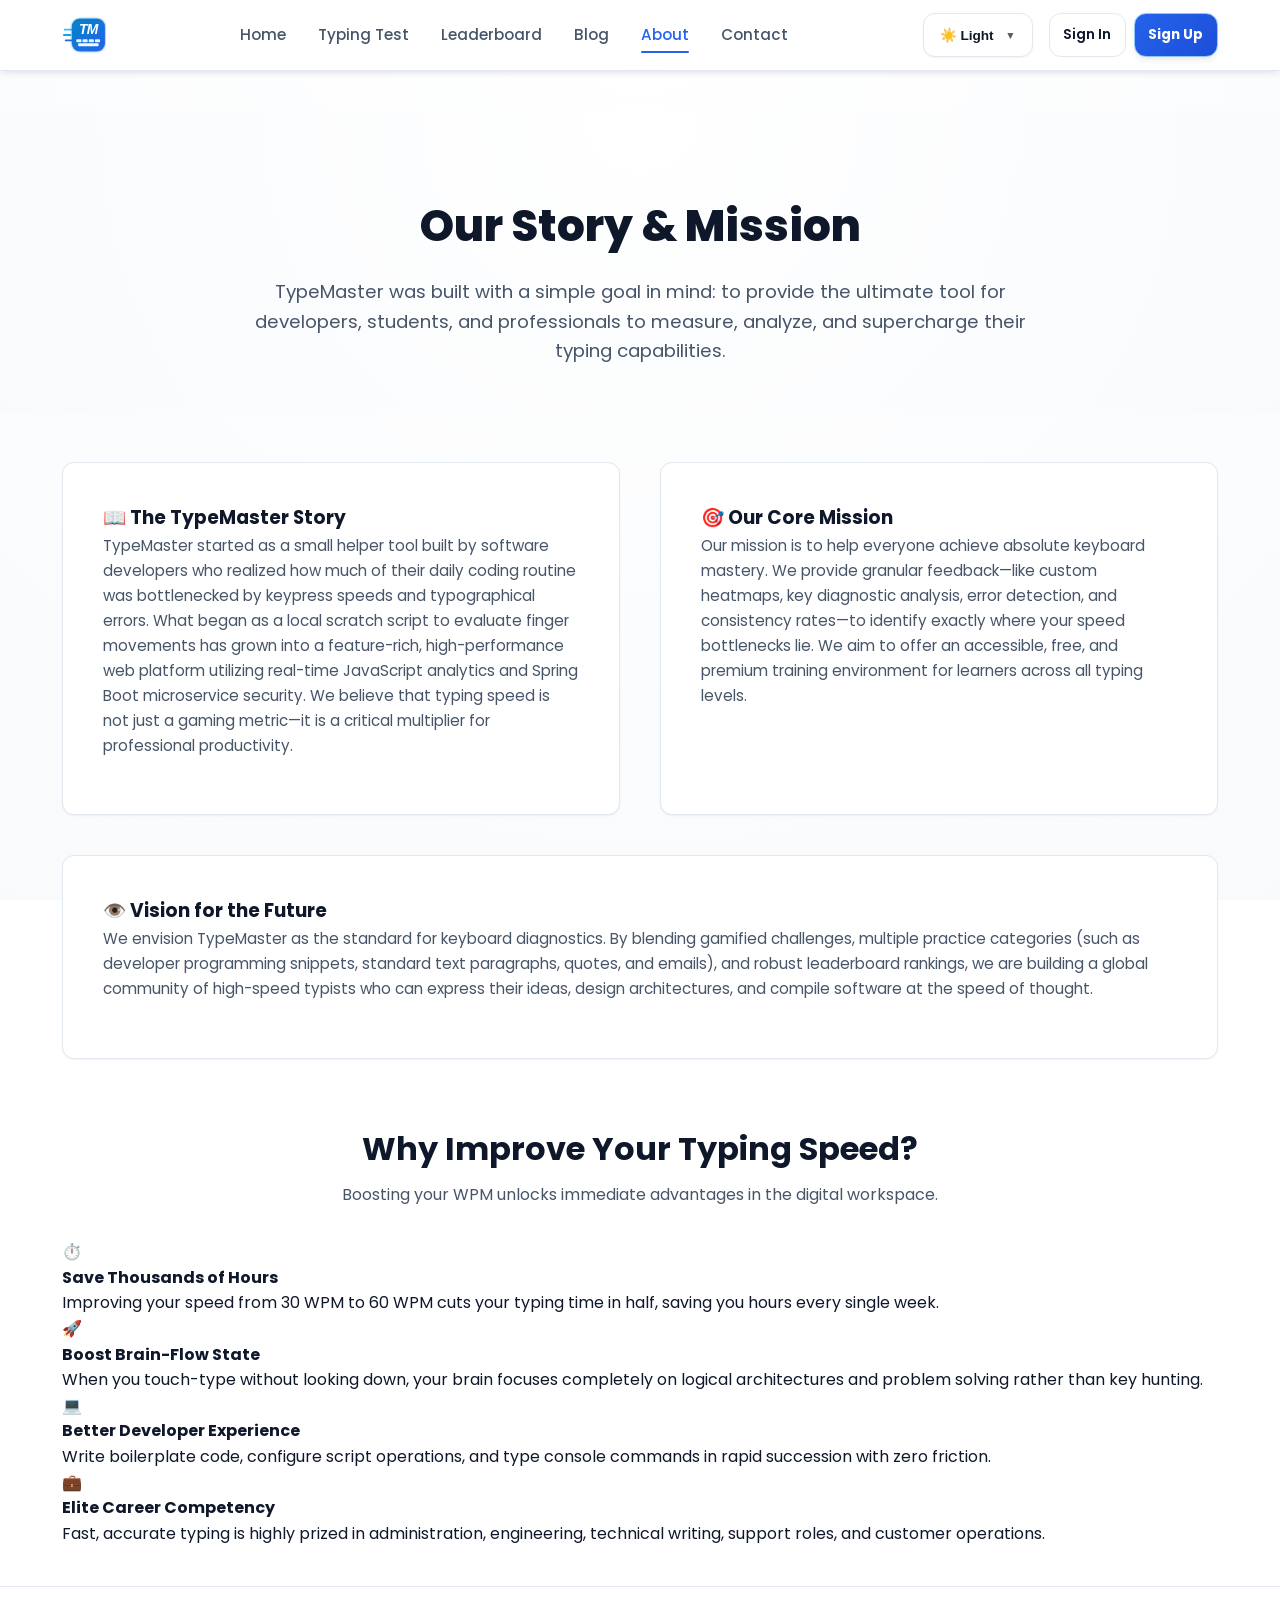
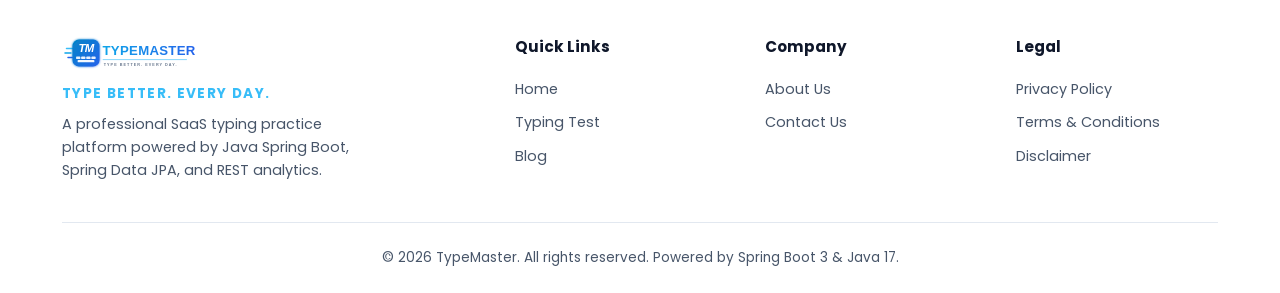
<file: src/main/resources/static/about.html>
<!DOCTYPE html>
<html lang="en">
<head>
    <meta charset="UTF-8">
    <meta name="viewport" content="width=device-width, initial-scale=1.0">
    <meta name="description" content="About TypeMaster - Learn about our mission, vision, and story of building the ultimate typing practice and metrics speed testing platform.">
    <meta name="keywords" content="about typemaster, typing test, WPM, typing speed, touch typing, developer speed">
    <link rel="canonical" href="https://typemaster.com/about">
    <title>About Us - TypeMaster</title>

    <!-- Google Fonts: Consolidated Preloaded Import -->
    <link rel="preconnect" href="https://fonts.googleapis.com">
    <link rel="preconnect" href="https://fonts.gstatic.com" crossorigin>
    <link rel="preload" as="style" href="https://fonts.googleapis.com/css2?family=Alex+Brush&family=Cinzel:wght@500;600;700;800&family=Great+Vibes&family=Inter:wght@400;500;600;700;800&family=Montserrat:wght@400;500;600;700;800&family=Playfair+Display:ital,wght@0,400;0,600;0,700;1,400&family=Plus+Jakarta+Sans:wght@400;500;600;700;800&family=Poppins:ital,wght@0,300;0,400;0,500;0,600;0,700;0,800;1,400&family=Roboto+Mono:wght@400;500;600&display=swap">
    <link rel="stylesheet" href="https://fonts.googleapis.com/css2?family=Alex+Brush&family=Cinzel:wght@500;600;700;800&family=Great+Vibes&family=Inter:wght@400;500;600;700;800&family=Montserrat:wght@400;500;600;700;800&family=Playfair+Display:ital,wght@0,400;0,600;0,700;1,400&family=Plus+Jakarta+Sans:wght@400;500;600;700;800&family=Poppins:ital,wght@0,300;0,400;0,500;0,600;0,700;0,800;1,400&family=Roboto+Mono:wght@400;500;600&display=swap" media="print" onload="this.media='all'">

    <meta name="theme-color" content="#0f172a">

    <!-- Favicon & Touch Icons -->
    <link rel="icon" type="image/png" href="assets/images/logo.png?v=2">
    <link rel="apple-touch-icon" href="assets/images/logo.png?v=2">

    <!-- Global & Page Styles -->
    <link rel="stylesheet" href="assets/css/style.min.css">

    <style>
        .about-hero {
            padding: 5rem 1rem 3rem;
            text-align: center;
            background: var(--body-bg-radial);
        }
        .about-title {
            font-size: 2.75rem;
            font-weight: 800;
            color: var(--text-primary);
            margin-bottom: 1rem;
        }
        .about-subtitle {
            font-size: 1.15rem;
            color: var(--text-secondary);
            max-width: 800px;
            margin: 0 auto;
            line-height: 1.6;
        }
        .about-grid {
            display: grid;
            grid-template-columns: 1fr 1fr;
            gap: 2.5rem;
            margin-top: 3rem;
        }
        .about-card {
            background: var(--card-bg);
            border: 1px solid var(--border-color);
            border-radius: var(--radius-md);
            padding: 2.5rem;
            box-shadow: var(--shadow-sm);
        }
        [data-theme="glassmorphism"] .about-card {
            background: var(--glass-card-bg, rgba(255, 255, 255, 0.45));
            backdrop-filter: blur(16px);
            border: 1px solid var(--glass-card-border, rgba(255, 255, 255, 0.3));
        }
        .about-card h2 {
            font-size: 1.5rem;
            font-weight: 700;
            color: var(--text-primary);
            margin-bottom: 1rem;
        }
        .about-card p {
            font-size: 0.95rem;
            color: var(--text-secondary);
            line-height: 1.65;
            margin-bottom: 1rem;
        }
        .about-features {
            margin-top: 4rem;
            margin-bottom: 2rem;
        }
        .features-title-section {
            text-align: center;
            margin-bottom: 2.5rem;
        }
        .features-title-section h2 {
            font-size: 2rem;
            font-weight: 800;
            color: var(--text-primary);
        }
        .about-features-grid {
            display: grid;
            grid-template-columns: repeat(3, 1fr);
            gap: 2rem;
        }
        .about-feature-item {
            background: var(--card-bg);
            border: 1px solid var(--border-color);
            border-radius: var(--radius-md);
            padding: 2rem;
            box-shadow: var(--shadow-sm);
            transition: var(--transition-normal);
        }
        [data-theme="glassmorphism"] .about-feature-item {
            background: var(--glass-card-bg, rgba(255, 255, 255, 0.45));
            backdrop-filter: blur(16px);
            border: 1px solid var(--glass-card-border, rgba(255, 255, 255, 0.3));
        }
        .about-feature-item:hover {
            transform: translateY(-5px);
            box-shadow: var(--shadow-md);
        }
        .about-feature-item h4 {
            font-size: 1.1rem;
            font-weight: 600;
            color: var(--text-primary);
            margin-bottom: 0.75rem;
        }
        .about-feature-item p {
            font-size: 0.9rem;
            color: var(--text-secondary);
            line-height: 1.55;
        }
        @media (max-width: 768px) {
            .about-grid {
                grid-template-columns: 1fr;
            }
            .about-features-grid {
                grid-template-columns: 1fr;
            }
            .about-title {
                font-size: 2.2rem;
            }
        }
    </style>
</head>
<body>
    <!-- Accessibility Skip to Main Content Link -->
    <a href="#main-content" class="skip-link">Skip to main content</a>

    <!-- Header / Navigation Bar -->
    <header class="navbar">
        <div class="container">
            <a href="index.html" class="logo" id="brand-logo">
                <img src="assets/images/logo-icon.svg" alt="TypeMaster Logo" class="brand-logo-icon" width="40" height="40">
            </a>
            <ul class="nav-links" id="nav-menu">
                <li><a href="index.html">Home</a></li>
                <li><a href="typing.html">Typing Test</a></li>
                <li><a href="result.html">Leaderboard</a></li>
                <li><a href="blog.html">Blog</a></li>
                <li><a href="about.html" class="active">About</a></li>
                <li><a href="contact.html">Contact</a></li>
            </ul>
            <button class="mobile-toggle" id="mobile-toggle-btn" aria-label="Toggle Navigation Menu">☰</button>
        </div>
    </header>

    <main id="main-content">
        <!-- About Hero Section -->
        <section class="about-hero">
            <div class="container">
                <h1 class="about-title">Our Story & Mission</h1>
                <p class="about-subtitle">TypeMaster was built with a simple goal in mind: to provide the ultimate tool for developers, students, and professionals to measure, analyze, and supercharge their typing capabilities.</p>
            </div>
        </section>

        <!-- Story, Mission, Vision -->
        <section class="container" style="padding-bottom: 4rem;">
            <div class="about-grid">
                <div class="about-card">
                    <h3><span>📖</span> The TypeMaster Story</h3>
                    <p>
                        TypeMaster started as a small helper tool built by software developers who realized how much of their daily coding routine was bottlenecked by keypress speeds and typographical errors. What began as a local scratch script to evaluate finger movements has grown into a feature-rich, high-performance web platform utilizing real-time JavaScript analytics and Spring Boot microservice security. We believe that typing speed is not just a gaming metric—it is a critical multiplier for professional productivity.
                    </p>
                </div>
                <div class="about-card">
                    <h3><span>🎯</span> Our Core Mission</h3>
                    <p>
                        Our mission is to help everyone achieve absolute keyboard mastery. We provide granular feedback—like custom heatmaps, key diagnostic analysis, error detection, and consistency rates—to identify exactly where your speed bottlenecks lie. We aim to offer an accessible, free, and premium training environment for learners across all typing levels.
                    </p>
                </div>
                <div class="about-card" style="grid-column: 1 / -1;">
                    <h3><span>👁️</span> Vision for the Future</h3>
                    <p>
                        We envision TypeMaster as the standard for keyboard diagnostics. By blending gamified challenges, multiple practice categories (such as developer programming snippets, standard text paragraphs, quotes, and emails), and robust leaderboard rankings, we are building a global community of high-speed typists who can express their ideas, design architectures, and compile software at the speed of thought.
                    </p>
                </div>
            </div>
        </section>

        <!-- Benefits Section -->
        <section class="benefits-section">
            <div class="container">
                <div class="section-header" style="text-align: center; margin-bottom: 2rem;">
                    <h2 class="section-title" style="font-size: 2rem; font-weight: 700; margin-bottom: 0.5rem;">Why Improve Your Typing Speed?</h2>
                    <p class="section-description" style="color: var(--text-secondary);">Boosting your WPM unlocks immediate advantages in the digital workspace.</p>
                </div>
                <div class="benefits-grid">
                    <div class="benefit-item">
                        <span class="benefit-icon">⏱️</span>
                        <h4>Save Thousands of Hours</h4>
                        <p>Improving your speed from 30 WPM to 60 WPM cuts your typing time in half, saving you hours every single week.</p>
                    </div>
                    <div class="benefit-item">
                        <span class="benefit-icon">🚀</span>
                        <h4>Boost Brain-Flow State</h4>
                        <p>When you touch-type without looking down, your brain focuses completely on logical architectures and problem solving rather than key hunting.</p>
                    </div>
                    <div class="benefit-item">
                        <span class="benefit-icon">💻</span>
                        <h4>Better Developer Experience</h4>
                        <p>Write boilerplate code, configure script operations, and type console commands in rapid succession with zero friction.</p>
                    </div>
                    <div class="benefit-item">
                        <span class="benefit-icon">💼</span>
                        <h4>Elite Career Competency</h4>
                        <p>Fast, accurate typing is highly prized in administration, engineering, technical writing, support roles, and customer operations.</p>
                    </div>
                </div>
            </div>
        </section>
    </main>

    <!-- Footer -->
    <footer class="footer">
        <div class="container">
            <div class="footer-grid">
                <div class="footer-brand">
                    <img src="assets/images/logo.svg" alt="TypeMaster Official Logo" class="footer-logo-img" width="150" height="40">
                    <p style="font-weight: 700; color: #38bdf8; font-size: 0.85rem; letter-spacing: 0.1em; margin-bottom: 0.5rem;">TYPE BETTER. EVERY DAY.</p>
                    <p>A professional SaaS typing practice platform powered by Java Spring Boot, Spring Data JPA, and REST analytics.</p>
                </div>
                <div class="footer-column">
                    <h4>Quick Links</h4>
                    <ul class="footer-links">
                        <li><a href="index.html">Home</a></li>
                        <li><a href="typing.html">Typing Test</a></li>
                        <li><a href="blog.html">Blog</a></li>
                    </ul>
                </div>
                <div class="footer-column">
                    <h4>Company</h4>
                    <ul class="footer-links">
                        <li><a href="about.html">About Us</a></li>
                        <li><a href="contact.html">Contact Us</a></li>
                    </ul>
                </div>
                <div class="footer-column">
                    <h4>Legal</h4>
                    <ul class="footer-links">
                        <li><a href="privacy.html">Privacy Policy</a></li>
                        <li><a href="terms.html">Terms & Conditions</a></li>
                        <li><a href="disclaimer.html">Disclaimer</a></li>
                    </ul>
                </div>
            </div>
            <div class="footer-bottom">
                <p>&copy; 2026 TypeMaster. All rights reserved. Powered by Spring Boot 3 & Java 17.</p>
            </div>
        </div>
    </footer>

    <!-- App JavaScript -->
    <script src="assets/js/app.min.js" defer></script>
    <script>
        if ('serviceWorker' in navigator) {
            navigator.serviceWorker.getRegistrations().then(registrations => {
                for (let r of registrations) r.unregister();
            }).catch(() => {});
            if (window.caches) {
                caches.keys().then(names => {
                    for (let n of names) caches.delete(n);
                });
            }
        }
    </script>
</body>
</html>
</file>
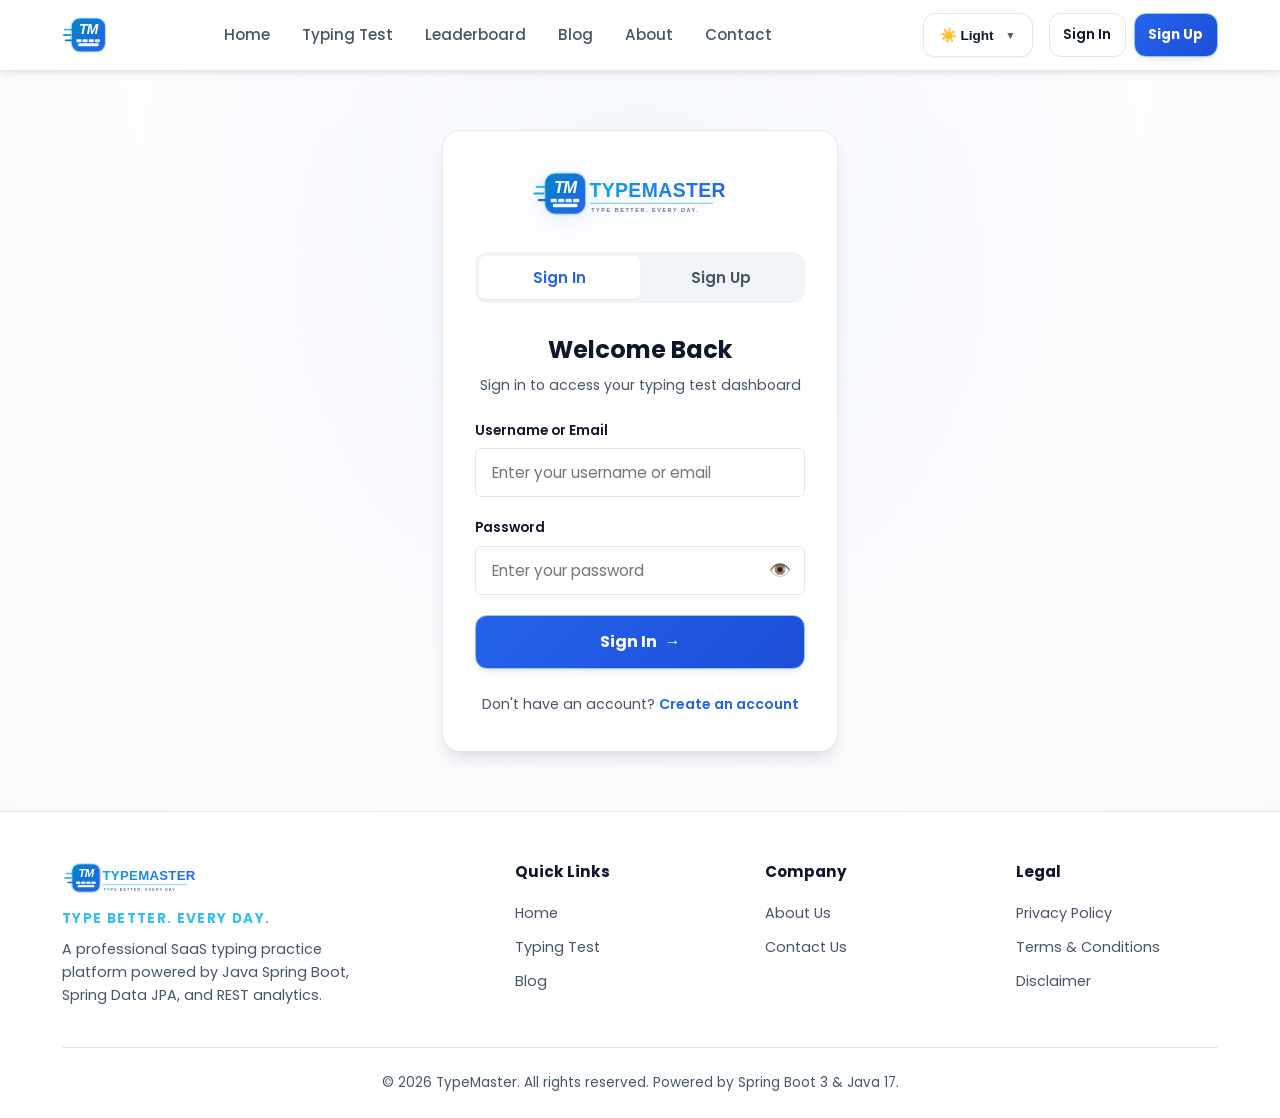
<file: src/main/resources/static/auth.html>
<!DOCTYPE html>
<html lang="en">
<head>
    <meta charset="UTF-8">
    <meta name="viewport" content="width=device-width, initial-scale=1.0">
    <meta name="description" content="Access your TypeMaster account. Log in or create a free profile to save WPM test histories, unlock achievement badges, and join global leaderboards.">
    <meta name="keywords" content="typemaster register, register typing test, typing leaderboard login, typing speed profile">
    <link rel="canonical" href="https://typemaster.com/auth">
    <title>Sign In & Sign Up - TypeMaster Account</title>

    <!-- Open Graph Metadata -->
    <meta property="og:title" content="Sign In & Sign Up - TypeMaster Account">
    <meta property="og:description" content="Log in to check WPM stats, unlock achievements, or register a free profile to save your typing progress.">
    <meta property="og:type" content="website">
    <meta property="og:url" content="https://typemaster.com/auth">
    <meta property="og:image" content="https://typemaster.com/assets/images/logo.png">

    <!-- Google Fonts: Consolidated Preloaded Import -->
    <link rel="preconnect" href="https://fonts.googleapis.com">
    <link rel="preconnect" href="https://fonts.gstatic.com" crossorigin>
    <link rel="preload" as="style" href="https://fonts.googleapis.com/css2?family=Alex+Brush&family=Cinzel:wght@500;600;700;800&family=Great+Vibes&family=Inter:wght@400;500;600;700;800&family=Montserrat:wght@400;500;600;700;800&family=Playfair+Display:ital,wght@0,400;0,600;0,700;1,400&family=Plus+Jakarta+Sans:wght@400;500;600;700;800&family=Poppins:ital,wght@0,300;0,400;0,500;0,600;0,700;0,800;1,400&family=Roboto+Mono:wght@400;500;600&display=swap">
    <link rel="stylesheet" href="https://fonts.googleapis.com/css2?family=Alex+Brush&family=Cinzel:wght@500;600;700;800&family=Great+Vibes&family=Inter:wght@400;500;600;700;800&family=Montserrat:wght@400;500;600;700;800&family=Playfair+Display:ital,wght@0,400;0,600;0,700;1,400&family=Plus+Jakarta+Sans:wght@400;500;600;700;800&family=Poppins:ital,wght@0,300;0,400;0,500;0,600;0,700;0,800;1,400&family=Roboto+Mono:wght@400;500;600&display=swap" media="print" onload="this.media='all'">

    <meta name="theme-color" content="#0f172a">

    <!-- Favicon & Touch Icons -->
    <link rel="icon" type="image/png" href="assets/images/logo.png?v=2">
    <link rel="apple-touch-icon" href="assets/images/logo.png?v=2">

    <!-- Global & Auth Styles -->
    <link rel="stylesheet" href="assets/css/style.min.css">
    <link rel="stylesheet" href="assets/css/auth.min.css">
</head>

<body>
    <!-- Accessibility Skip to Main Content Link -->
    <a href="#main-content" class="skip-link">Skip to main content</a>

    <!-- Header / Navigation Bar -->
    <header class="navbar">
        <div class="container">
            <a href="index.html" class="logo" id="brand-logo">
                <img src="assets/images/logo-icon.svg" alt="TypeMaster Logo" class="brand-logo-icon" width="40" height="40">
            </a>
            <ul class="nav-links" id="nav-menu">
                <li><a href="index.html">Home</a></li>
                <li><a href="typing.html">Typing Test</a></li>
                <li><a href="result.html">Leaderboard</a></li>
                <li><a href="blog.html">Blog</a></li>
                <li><a href="about.html">About</a></li>
                <li><a href="contact.html">Contact</a></li>
            </ul>
            <div class="auth-nav-container" id="auth-nav-container">
                <!-- Populated dynamically by app.js -->
            </div>
            <button class="mobile-toggle" id="mobile-toggle-btn" aria-label="Toggle Navigation Menu">☰</button>
        </div>
    </header>

    <!-- Main Content -->
    <main id="main-content" class="auth-main">
        <h1 class="page-title-seo" style="position: absolute; width: 1px; height: 1px; padding: 0; margin: -1px; overflow: hidden; clip: rect(0,0,0,0); border: 0;">TypeMaster User Authentication Gateway</h1>
        <div class="container auth-container">

            <!-- Banner notice if redirected -->
            <div id="auth-notice" class="auth-notice hidden">
                <span class="notice-icon">🔒</span>
                <span id="notice-text">Please sign in or create an account to take typing tests and view your performance history.</span>
            </div>

            <!-- Auth Card -->
            <div class="auth-card">
                <!-- Auth Card Brand Logo -->
                <div class="auth-header-logo">
                    <img src="assets/images/logo.svg" alt="TypeMaster Logo" class="auth-card-logo" width="190" height="48">
                </div>

                <!-- Tab Headers -->
                <div class="auth-tabs">
                    <button type="button" class="tab-btn active" id="tab-signin" onclick="switchAuthTab('signin')">Sign In</button>
                    <button type="button" class="tab-btn" id="tab-signup" onclick="switchAuthTab('signup')">Sign Up</button>
                </div>

                <!-- Alert Message -->
                <div id="auth-alert" class="auth-alert hidden"></div>

                <!-- Sign In Form -->
                <form id="signin-form" class="auth-form" onsubmit="handleSignIn(event)">
                    <div class="form-header">
                        <h2>Welcome Back</h2>
                        <p>Sign in to access your typing test dashboard</p>
                    </div>

                    <div class="form-group">
                        <label for="signin-username">Username or Email</label>
                        <input type="text" id="signin-username" placeholder="Enter your username or email" required autocomplete="username">
                    </div>

                    <div class="form-group">
                        <label for="signin-password">Password</label>
                        <div class="password-input-wrapper">
                            <input type="password" id="signin-password" placeholder="Enter your password" required autocomplete="current-password">
                            <button type="button" class="toggle-password-btn" title="Toggle password visibility" aria-label="Toggle Password Visibility" onclick="togglePasswordVisibility('signin-password', this)">
                                <span class="eye-icon">👁️</span>
                            </button>
                        </div>
                    </div>

                    <button type="submit" class="btn btn-primary auth-submit-btn" id="signin-submit-btn">
                        <span>Sign In</span> →
                    </button>

                    <div class="form-footer">
                        Don't have an account? <a href="#" onclick="switchAuthTab('signup'); return false;">Create an account</a>
                    </div>
                </form>

                <!-- Sign Up Form -->
                <form id="signup-form" class="auth-form hidden" onsubmit="handleSignUp(event)">
                    <div class="form-header">
                        <h2>Create an Account</h2>
                        <p>Register to start practicing typing tests and saving your results</p>
                    </div>

                    <div class="form-group">
                        <label for="signup-username">Username</label>
                        <input type="text" id="signup-username" placeholder="Choose a unique username" required autocomplete="username">
                    </div>

                    <div class="form-group">
                        <label for="signup-email">Email Address</label>
                        <input type="email" id="signup-email" placeholder="name@example.com" required autocomplete="email">
                    </div>

                    <div class="form-group">
                        <label for="signup-password">Password</label>
                        <div class="password-input-wrapper">
                            <input type="password" id="signup-password" placeholder="Minimum 4 characters" required autocomplete="new-password">
                            <button type="button" class="toggle-password-btn" title="Toggle password visibility" aria-label="Toggle Password Visibility" onclick="togglePasswordVisibility('signup-password', this)">
                                <span class="eye-icon">👁️</span>
                            </button>
                        </div>
                    </div>

                    <button type="submit" class="btn btn-primary auth-submit-btn" id="signup-submit-btn">
                        <span>Sign Up & Start</span> →
                    </button>

                    <div class="form-footer">
                        Already registered? <a href="#" onclick="switchAuthTab('signin'); return false;">Sign in to your account</a>
                    </div>
                </form>
            </div>
        </div>
    </main>

    <!-- Footer -->
    <footer class="footer">
        <div class="container">
            <div class="footer-grid">
                <div class="footer-brand">
                    <img src="assets/images/logo.svg" alt="TypeMaster Official Logo" class="footer-logo-img" width="150" height="40">
                    <p style="font-weight: 700; color: #38bdf8; font-size: 0.85rem; letter-spacing: 0.1em; margin-bottom: 0.5rem;">TYPE BETTER. EVERY DAY.</p>
                    <p>A professional SaaS typing practice platform powered by Java Spring Boot, Spring Data JPA, and REST analytics.</p>
                </div>
                <div class="footer-column">
                    <h4>Quick Links</h4>
                    <ul class="footer-links">
                        <li><a href="index.html">Home</a></li>
                        <li><a href="typing.html">Typing Test</a></li>
                        <li><a href="blog.html">Blog</a></li>
                    </ul>
                </div>
                <div class="footer-column">
                    <h4>Company</h4>
                    <ul class="footer-links">
                        <li><a href="about.html">About Us</a></li>
                        <li><a href="contact.html">Contact Us</a></li>
                    </ul>
                </div>
                <div class="footer-column">
                    <h4>Legal</h4>
                    <ul class="footer-links">
                        <li><a href="privacy.html">Privacy Policy</a></li>
                        <li><a href="terms.html">Terms & Conditions</a></li>
                        <li><a href="disclaimer.html">Disclaimer</a></li>
                    </ul>
                </div>
            </div>
            <div class="footer-bottom">
                <p>&copy; 2026 TypeMaster. All rights reserved. Powered by Spring Boot 3 & Java 17.</p>
            </div>
        </div>
    </footer>

    <!-- App & Auth JavaScript -->
    <script src="assets/js/app.min.js" defer></script>
    <script src="assets/js/auth.min.js" defer></script>
    <script>
        if ('serviceWorker' in navigator) {
            navigator.serviceWorker.getRegistrations().then(registrations => {
                for (let r of registrations) r.unregister();
            }).catch(() => {});
            if (window.caches) {
                caches.keys().then(names => {
                    for (let n of names) caches.delete(n);
                });
            }
        }
    </script>
</body>
</html>
</file>
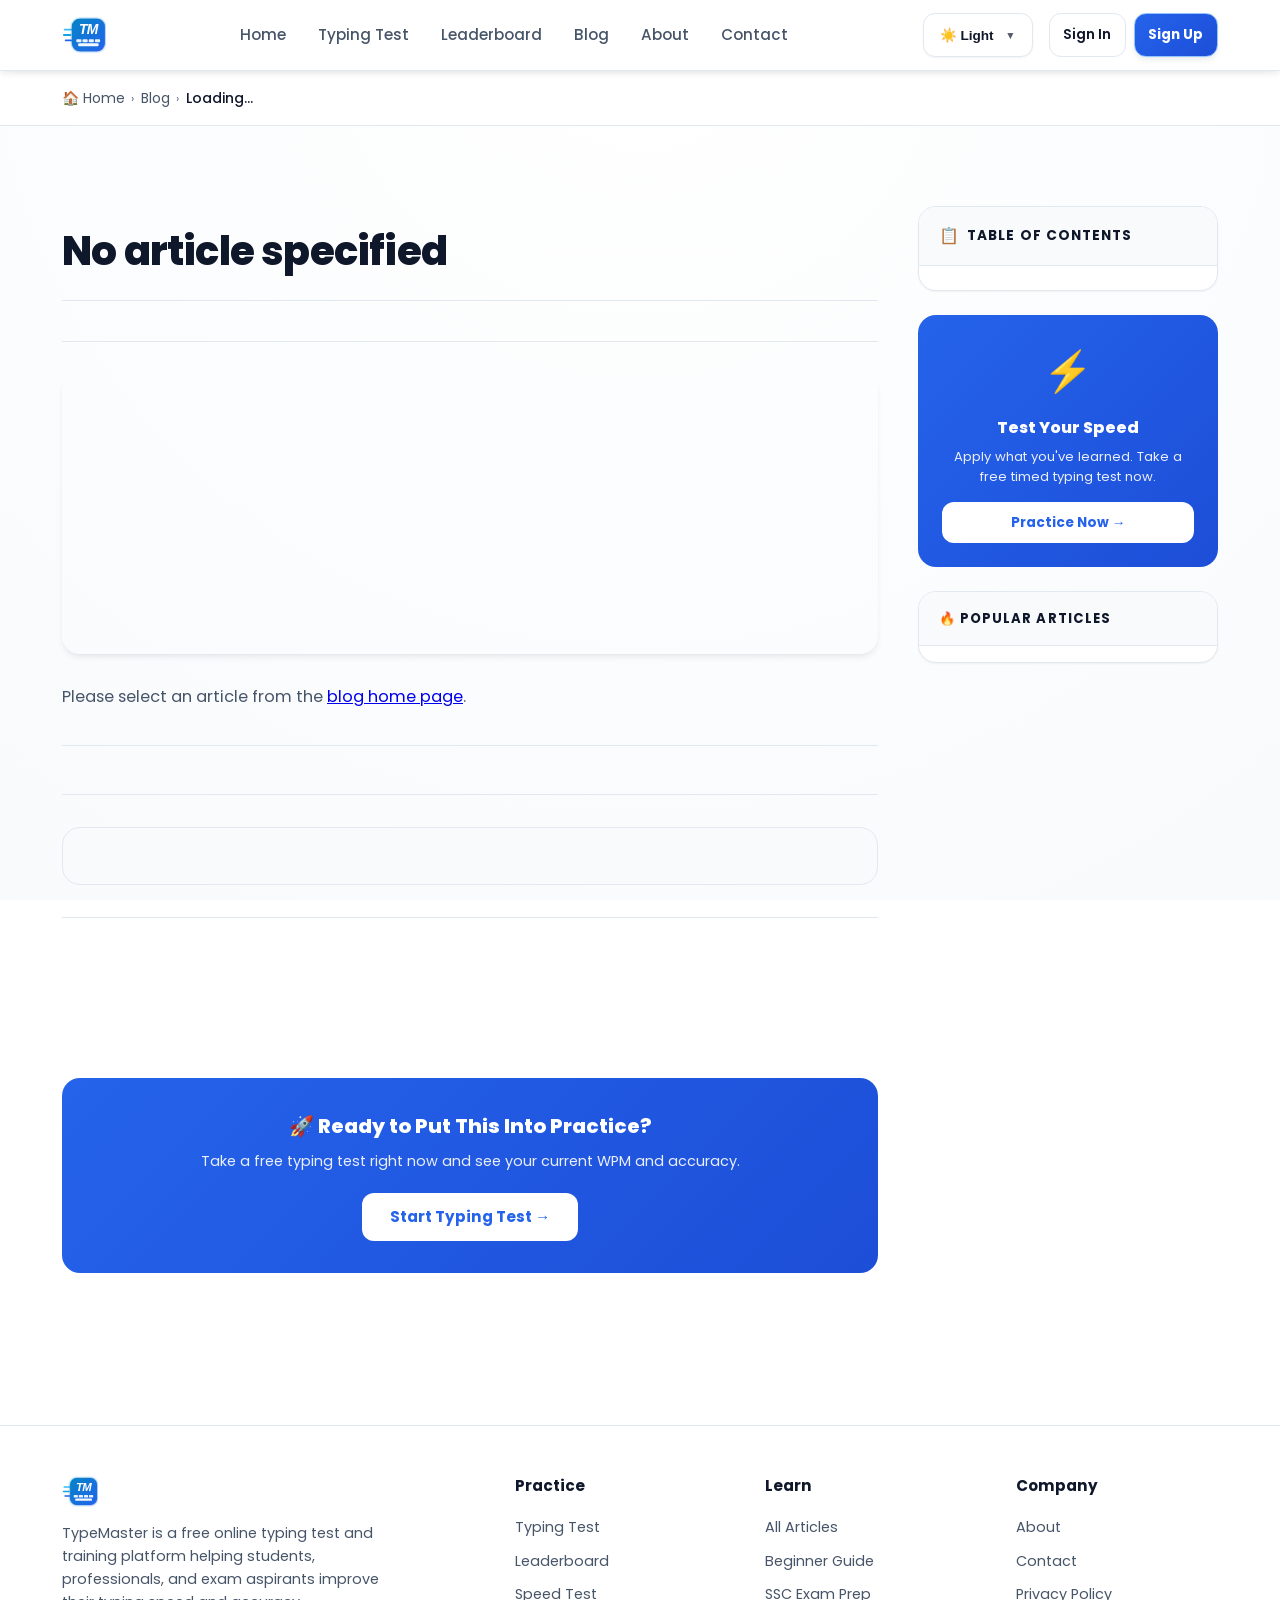
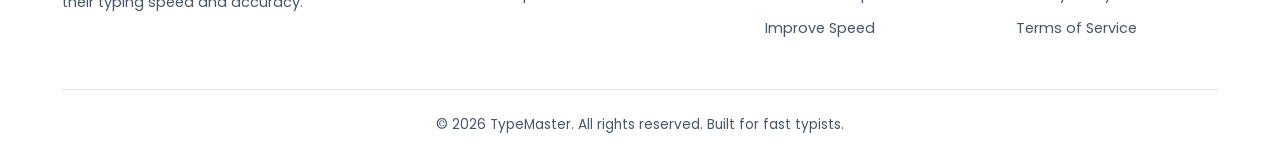
<file: src/main/resources/static/blog-article.html>
<!DOCTYPE html>
<html lang="en">
<head>
  <meta charset="UTF-8">
  <meta name="viewport" content="width=device-width, initial-scale=1.0">
  <title id="page-title">Loading Article… | TypeMaster Blog</title>
  <meta name="description" id="page-meta-description" content="Expert typing tips and tutorials from TypeMaster.">
  <meta name="keywords" id="page-meta-keywords" content="typing tips, WPM improvement, TypeMaster">
  <link id="canonical-link" rel="canonical" href="https://typemaster.com/blog-article.html">

  <!-- Open Graph (dynamically updated) -->
  <meta property="og:type" content="article">
  <meta property="og:site_name" content="TypeMaster">
  <meta property="og:title" id="og-title" content="TypeMaster Blog Article">
  <meta property="og:description" id="og-description" content="">
  <meta property="og:url" id="og-url" content="">
  <meta property="og:image" content="https://typemaster.com/assets/images/logo.png">
  <!-- Google Fonts: Consolidated Preloaded Import -->
  <link rel="preconnect" href="https://fonts.googleapis.com">
  <link rel="preconnect" href="https://fonts.gstatic.com" crossorigin>
  <link rel="preload" as="style" href="https://fonts.googleapis.com/css2?family=Alex+Brush&family=Cinzel:wght@500;600;700;800&family=Great+Vibes&family=Inter:wght@400;500;600;700;800&family=Montserrat:wght@400;500;600;700;800&family=Playfair+Display:ital,wght@0,400;0,600;0,700;1,400&family=Plus+Jakarta+Sans:wght@400;500;600;700;800&family=Poppins:ital,wght@0,300;0,400;0,500;0,600;0,700;0,800;1,400&family=Roboto+Mono:wght@400;500;600&display=swap">
  <link rel="stylesheet" href="https://fonts.googleapis.com/css2?family=Alex+Brush&family=Cinzel:wght@500;600;700;800&family=Great+Vibes&family=Inter:wght@400;500;600;700;800&family=Montserrat:wght@400;500;600;700;800&family=Playfair+Display:ital,wght@0,400;0,600;0,700;1,400&family=Plus+Jakarta+Sans:wght@400;500;600;700;800&family=Poppins:ital,wght@0,300;0,400;0,500;0,600;0,700;0,800;1,400&family=Roboto+Mono:wght@400;500;600&display=swap" media="print" onload="this.media='all'">

  <meta name="theme-color" content="#0f172a">

  <!-- Favicon -->
  <link rel="icon" type="image/png" href="assets/images/logo.png?v=2">
  <link rel="apple-touch-icon" href="assets/images/logo.png?v=2">

  <!-- Styles -->
  <link rel="stylesheet" href="assets/css/style.min.css">
  <link rel="stylesheet" href="assets/css/blog.min.css">

  <!-- Article Schema (dynamically populated) -->
  <script id="article-schema" type="application/ld+json">{}</script>
</head>
<body>
  <!-- Accessibility Skip to Main Content Link -->
  <a href="#main-content" class="skip-link">Skip to main content</a>

  <!-- ========== NAVBAR ========== -->
  <header class="navbar">
    <div class="container">
      <a href="index.html" class="logo" id="brand-logo">
        <img src="assets/images/logo-icon.svg" alt="TypeMaster Logo" class="brand-logo-icon" width="40" height="40">
      </a>
      <ul class="nav-links" id="nav-menu">
        <li><a href="index.html">Home</a></li>
        <li><a href="typing.html">Typing Test</a></li>
        <li><a href="result.html">Leaderboard</a></li>
        <li><a href="blog.html">Blog</a></li>
        <li><a href="about.html">About</a></li>
        <li><a href="contact.html">Contact</a></li>
      </ul>
      <button class="mobile-toggle" id="mobile-toggle-btn" aria-label="Toggle Navigation Menu">☰</button>
    </div>
  </header>

<!-- ========== BREADCRUMB ========== -->
<nav class="breadcrumb" aria-label="Breadcrumb">
  <div class="container">
    <ol class="breadcrumb-list">
      <li><a href="index.html">🏠 Home</a><span class="breadcrumb-sep">›</span></li>
      <li><a href="blog.html">Blog</a><span class="breadcrumb-sep">›</span></li>
      <li><span class="breadcrumb-current" id="breadcrumb-title">Loading…</span></li>
    </ol>
  </div>
</nav>

<main id="main-content">
  <!-- ========== ARTICLE + SIDEBAR LAYOUT ========== -->
  <div class="container">
    <div class="article-page-layout" id="article-page-layout">

      <!-- LEFT: ARTICLE CONTENT -->
      <article id="article-main" aria-label="Article content">

        <!-- Article Header -->
        <header class="article-header">
          <div class="article-meta-row" id="article-meta-row">
            <!-- Dynamically populated -->
          </div>
          <h1 class="article-title" id="article-title">Loading article…</h1>
          <div class="article-author-row">
            <div class="article-author-info" id="article-author-info">
              <!-- Dynamically populated -->
            </div>
            <div class="share-buttons" id="share-buttons">
              <!-- Dynamically populated -->
            </div>
          </div>
        </header>

        <!-- Featured Image -->
        <div class="article-featured-image" id="article-featured-image">
          <!-- Dynamically populated -->
        </div>

        <!-- Article Body -->
        <div class="article-body" id="article-body">
          <!-- Dynamically populated -->
        </div>

        <!-- Tags -->
        <div class="article-tags" id="article-tags">
          <!-- Dynamically populated -->
        </div>

        <!-- Author Bio -->
        <div class="author-bio-box" id="author-bio">
          <!-- Dynamically populated -->
        </div>

        <!-- Prev / Next Navigation -->
        <nav class="article-nav" id="article-nav" aria-label="Article navigation">
          <!-- Dynamically populated -->
        </nav>

        <!-- Related Articles -->
        <section class="related-articles" id="related-articles">
          <!-- Dynamically populated -->
        </section>

        <!-- CTA Box -->
        <div class="article-cta-box">
          <h3>🚀 Ready to Put This Into Practice?</h3>
          <p>Take a free typing test right now and see your current WPM and accuracy.</p>
          <a href="typing.html" class="article-cta-btn">Start Typing Test →</a>
        </div>

      </article>

      <!-- RIGHT: STICKY SIDEBAR -->
      <aside class="article-sidebar" id="article-sidebar" aria-label="Article sidebar">

        <!-- Table of Contents -->
        <div class="toc-card" id="toc-card">
          <div class="toc-header">
            <span>📋</span>
            <h3>Table of Contents</h3>
          </div>
          <ul class="toc-list" id="toc-list" role="navigation" aria-label="Table of contents">
            <!-- Dynamically populated -->
          </ul>
        </div>

        <!-- Practice CTA -->
        <div class="sidebar-cta-card">
          <span class="sidebar-cta-icon">⚡</span>
          <h3 class="sidebar-cta-title">Test Your Speed</h3>
          <p class="sidebar-cta-text">Apply what you've learned. Take a free timed typing test now.</p>
          <a href="typing.html" class="sidebar-cta-btn">Practice Now →</a>
        </div>

        <!-- Popular Articles -->
        <div class="sidebar-popular-card">
          <div class="sidebar-section-header">
            <h3 class="sidebar-section-title">🔥 Popular Articles</h3>
          </div>
          <ul class="popular-list" id="popular-list">
            <!-- Dynamically populated -->
          </ul>
        </div>

      </aside>
    </div>
  </div>
</main>

<!-- ========== FOOTER ========== -->
<footer class="footer">
  <div class="container">
    <div class="footer-grid">
      <div class="footer-brand">
        <img src="assets/images/logo-icon.svg" alt="TypeMaster" class="footer-logo-img" style="height:36px;margin-bottom:0.75rem;" width="36" height="36">
        <p>TypeMaster is a free online typing test and training platform helping students, professionals, and exam aspirants improve their typing speed and accuracy.</p>
      </div>
      <div class="footer-column">
        <h4>Practice</h4>
        <ul class="footer-links">
          <li><a href="typing.html">Typing Test</a></li>
          <li><a href="result.html">Leaderboard</a></li>
          <li><a href="typing.html">Speed Test</a></li>
        </ul>
      </div>
      <div class="footer-column">
        <h4>Learn</h4>
        <ul class="footer-links">
          <li><a href="blog.html">All Articles</a></li>
          <li><a href="blog-article.html?slug=typing-practice-for-beginners">Beginner Guide</a></li>
          <li><a href="blog-article.html?slug=ssc-typing-test-preparation">SSC Exam Prep</a></li>
          <li><a href="blog-article.html?slug=how-to-improve-typing-speed">Improve Speed</a></li>
        </ul>
      </div>
      <div class="footer-column">
        <h4>Company</h4>
        <ul class="footer-links">
          <li><a href="about.html">About</a></li>
          <li><a href="contact.html">Contact</a></li>
          <li><a href="privacy.html">Privacy Policy</a></li>
          <li><a href="terms.html">Terms of Service</a></li>
        </ul>
      </div>
    </div>
    <div class="footer-bottom">
      <p>&copy; 2026 TypeMaster. All rights reserved. Built for fast typists.</p>
    </div>
  </div>
</footer>

<!-- ========== SCRIPTS ========== -->
<script src="assets/js/app.min.js" defer></script>
<script src="assets/js/blog-data.min.js" defer></script>
<script>
/* ============================================================
   Blog Article Page Controller
   ============================================================ */
document.addEventListener('DOMContentLoaded', () => {
  const urlParams = new URLSearchParams(window.location.search);
  const slug = urlParams.get('slug');

  if (!slug) {
    document.getElementById('article-title').textContent = 'No article specified';
    document.getElementById('article-body').innerHTML = '<p>Please select an article from the <a href="blog.html">blog home page</a>.</p>';
  } else {
    const article = typeof getArticleBySlug === 'function' ? getArticleBySlug(slug) : null;
    if (!article) {
      document.getElementById('article-title').textContent = 'Article not found';
      document.getElementById('article-body').innerHTML = '<p>This article does not exist. Return to <a href="blog.html">blog home</a>.</p>';
    } else {
      renderArticle(article);
    }
  }
});

function renderArticle(art) {
  // Update meta
  document.getElementById('page-title').textContent = `${art.metaTitle || art.title} | TypeMaster Blog`;
  document.getElementById('page-meta-description').setAttribute('content', art.metaDescription);
  document.getElementById('page-meta-keywords').setAttribute('content', art.keywords ? art.keywords.join(', ') : '');
  document.getElementById('canonical-link').href = `https://typemaster.com/blog-article.html?slug=${art.slug}`;
  document.getElementById('og-title').setAttribute('content', art.metaTitle || art.title);
  document.getElementById('og-description').setAttribute('content', art.metaDescription);
  document.getElementById('og-url').setAttribute('content', `https://typemaster.com/blog-article.html?slug=${art.slug}`);

  // Schema
  const schema = {
    "@context": "https://schema.org",
    "@type": "BlogPosting",
    "headline": art.title,
    "description": art.metaDescription,
    "author": { "@type": "Person", "name": art.author },
    "datePublished": "2026-07-01",
    "dateModified": "2026-07-01",
    "publisher": {
      "@type": "Organization",
      "name": "TypeMaster",
      "logo": { "@type": "ImageObject", "url": "https://typemaster.com/assets/images/logo.png" }
    }
  };
  document.getElementById('article-schema').textContent = JSON.stringify(schema);

  // Breadcrumb
  document.getElementById('breadcrumb-title').textContent = art.title;

  // Article meta row
  document.getElementById('article-meta-row').innerHTML = `
    <span class="article-category-badge" style="background:${art.categoryColor}22;color:${art.categoryColor}">${art.categoryIcon} ${art.category}</span>
    <span class="article-meta-item">⏱️ ${art.readingTime}</span>
    <span class="article-meta-item">📅 ${art.publishDate}</span>
    <span class="article-meta-item">👁️ ${art.views}</span>`;

  // Title
  document.getElementById('article-title').textContent = art.title;

  // Author row
  document.getElementById('article-author-info').innerHTML = `
    <div class="article-author-avatar">${art.authorInitials}</div>
    <div>
      <div class="article-author-name">By ${art.author}</div>
      <div class="article-author-date">Published ${art.publishDate}${art.updatedDate && art.updatedDate !== art.publishDate ? ` · Updated ${art.updatedDate}` : ''}</div>
    </div>`;

  // Share buttons
  const url = encodeURIComponent(window.location.href);
  const text = encodeURIComponent(art.title);
  document.getElementById('share-buttons').innerHTML = `
    <span class="share-label">Share:</span>
    <a href="https://twitter.com/intent/tweet?url=${url}&text=${text}" target="_blank" class="share-btn share-btn-twitter" rel="noopener" aria-label="Share on Twitter">🐦 <span class="share-text">Twitter</span></a>
    <a href="https://wa.me/?text=${text}%20${url}" target="_blank" class="share-btn share-btn-whatsapp" rel="noopener" aria-label="Share on WhatsApp">💬 <span class="share-text">WhatsApp</span></a>
    <a href="https://www.linkedin.com/sharing/share-offsite/?url=${url}" target="_blank" class="share-btn share-btn-linkedin" rel="noopener" aria-label="Share on LinkedIn">🔗 <span class="share-text">LinkedIn</span></a>
    <button class="share-btn share-btn-copy" onclick="copyArticleLink()" aria-label="Copy link">📋 <span class="share-text">Copy Link</span></button>`;

  // Featured image
  document.getElementById('article-featured-image').innerHTML = `<span style="position:relative;z-index:1">${art.featuredIcon}</span>`;
  document.getElementById('article-featured-image').style.background = art.featuredGradient;

  // Article body
  document.getElementById('article-body').innerHTML = art.content;

  // Tags
  if (art.tags && art.tags.length > 0) {
    document.getElementById('article-tags').innerHTML = `
      <span class="tags-label">Tags:</span>
      ${art.tags.map(t => `<a href="blog.html" class="tag-pill">#${t}</a>`).join('')}`;
  } else {
    document.getElementById('article-tags').style.display = 'none';
  }

  // Author bio
  document.getElementById('author-bio').innerHTML = `
    <div class="author-bio-avatar">${art.authorInitials}</div>
    <div>
      <div class="author-bio-name">${art.author}</div>
      <div class="author-bio-role">Content Team</div>
      <p class="author-bio-text">The TypeMaster team creates expert typing guides, test prep strategies, and productivity tutorials to help learners achieve their WPM goals.</p>
    </div>`;

  // Prev / Next nav
  const allPosts = BLOG_POSTS;
  const idx = allPosts.findIndex(p => p.slug === art.slug);
  const prev = idx > 0 ? allPosts[idx - 1] : null;
  const next = idx < allPosts.length - 1 ? allPosts[idx + 1] : null;
  document.getElementById('article-nav').innerHTML = `
    ${prev ? `<a href="blog-article.html?slug=${prev.slug}" class="article-nav-btn prev">
      <span class="article-nav-label">← Previous</span>
      <span class="article-nav-title">${prev.title}</span>
    </a>` : '<div></div>'}
    ${next ? `<a href="blog-article.html?slug=${next.slug}" class="article-nav-btn next">
      <span class="article-nav-label">Next →</span>
      <span class="article-nav-title">${next.title}</span>
    </a>` : '<div></div>'}`;

  // Related articles
  const related = getRelatedArticles(art.slug);
  if (related.length > 0) {
    document.getElementById('related-articles').innerHTML = `
      <h2 class="related-title">📚 Related Articles</h2>
      <div class="related-grid">
        ${related.map(r => `
          <a href="blog-article.html?slug=${r.slug}" class="related-card">
            <span class="related-card-category" style="color:${r.categoryColor}">${r.categoryIcon} ${r.category}</span>
            <h3 class="related-card-title">${r.title}</h3>
            <span class="related-card-time">⏱️ ${r.readingTime}</span>
          </a>`).join('')}
      </div>`;
  }

  // TOC
  if (art.toc && art.toc.length > 0) {
    document.getElementById('toc-list').innerHTML = art.toc.map(t => `
      <li class="toc-item level-${t.level}">
        <a href="#${t.id}" class="toc-link">${t.title}</a>
      </li>`).join('');
    initTOCScroll();
  } else {
    document.getElementById('toc-card').style.display = 'none';
  }

  // Popular articles
  const popular = getPopularArticles(5);
  document.getElementById('popular-list').innerHTML = popular.map((p, i) => `
    <li class="popular-item">
      <a href="blog-article.html?slug=${p.slug}" class="popular-link">
        <span class="popular-num">${i + 1}</span>
        <div class="popular-info">
          <div class="popular-info-title">${p.title}</div>
          <div class="popular-info-meta">${p.category} · ${p.readingTime}</div>
        </div>
      </a>
    </li>`).join('');
}

function copyArticleLink() {
  navigator.clipboard.writeText(window.location.href).then(() => {
    const btn = event.target.closest('button');
    btn.innerHTML = '✅ <span class="share-text">Copied!</span>';
    setTimeout(() => btn.innerHTML = '📋 <span class="share-text">Copy Link</span>', 2000);
  });
}

function initTOCScroll() {
  const observer = new IntersectionObserver(entries => {
    entries.forEach(entry => {
      const id = entry.target.getAttribute('id');
      const link = document.querySelector(`.toc-link[href="#${id}"]`);
      if (link) {
        if (entry.isIntersecting) {
          document.querySelectorAll('.toc-link').forEach(l => l.classList.remove('active'));
          link.classList.add('active');
        }
      }
    });
  }, { rootMargin: '-100px 0px -66%' });

  document.querySelectorAll('.article-body h2[id], .article-body h3[id]').forEach(h => observer.observe(h));
}
if ('serviceWorker' in navigator) {
  navigator.serviceWorker.getRegistrations().then(registrations => {
    for (let r of registrations) r.unregister();
  }).catch(() => {});
  if (window.caches) {
    caches.keys().then(names => {
      for (let n of names) caches.delete(n);
    });
  }
}
</script>
</body>
</html>
</file>
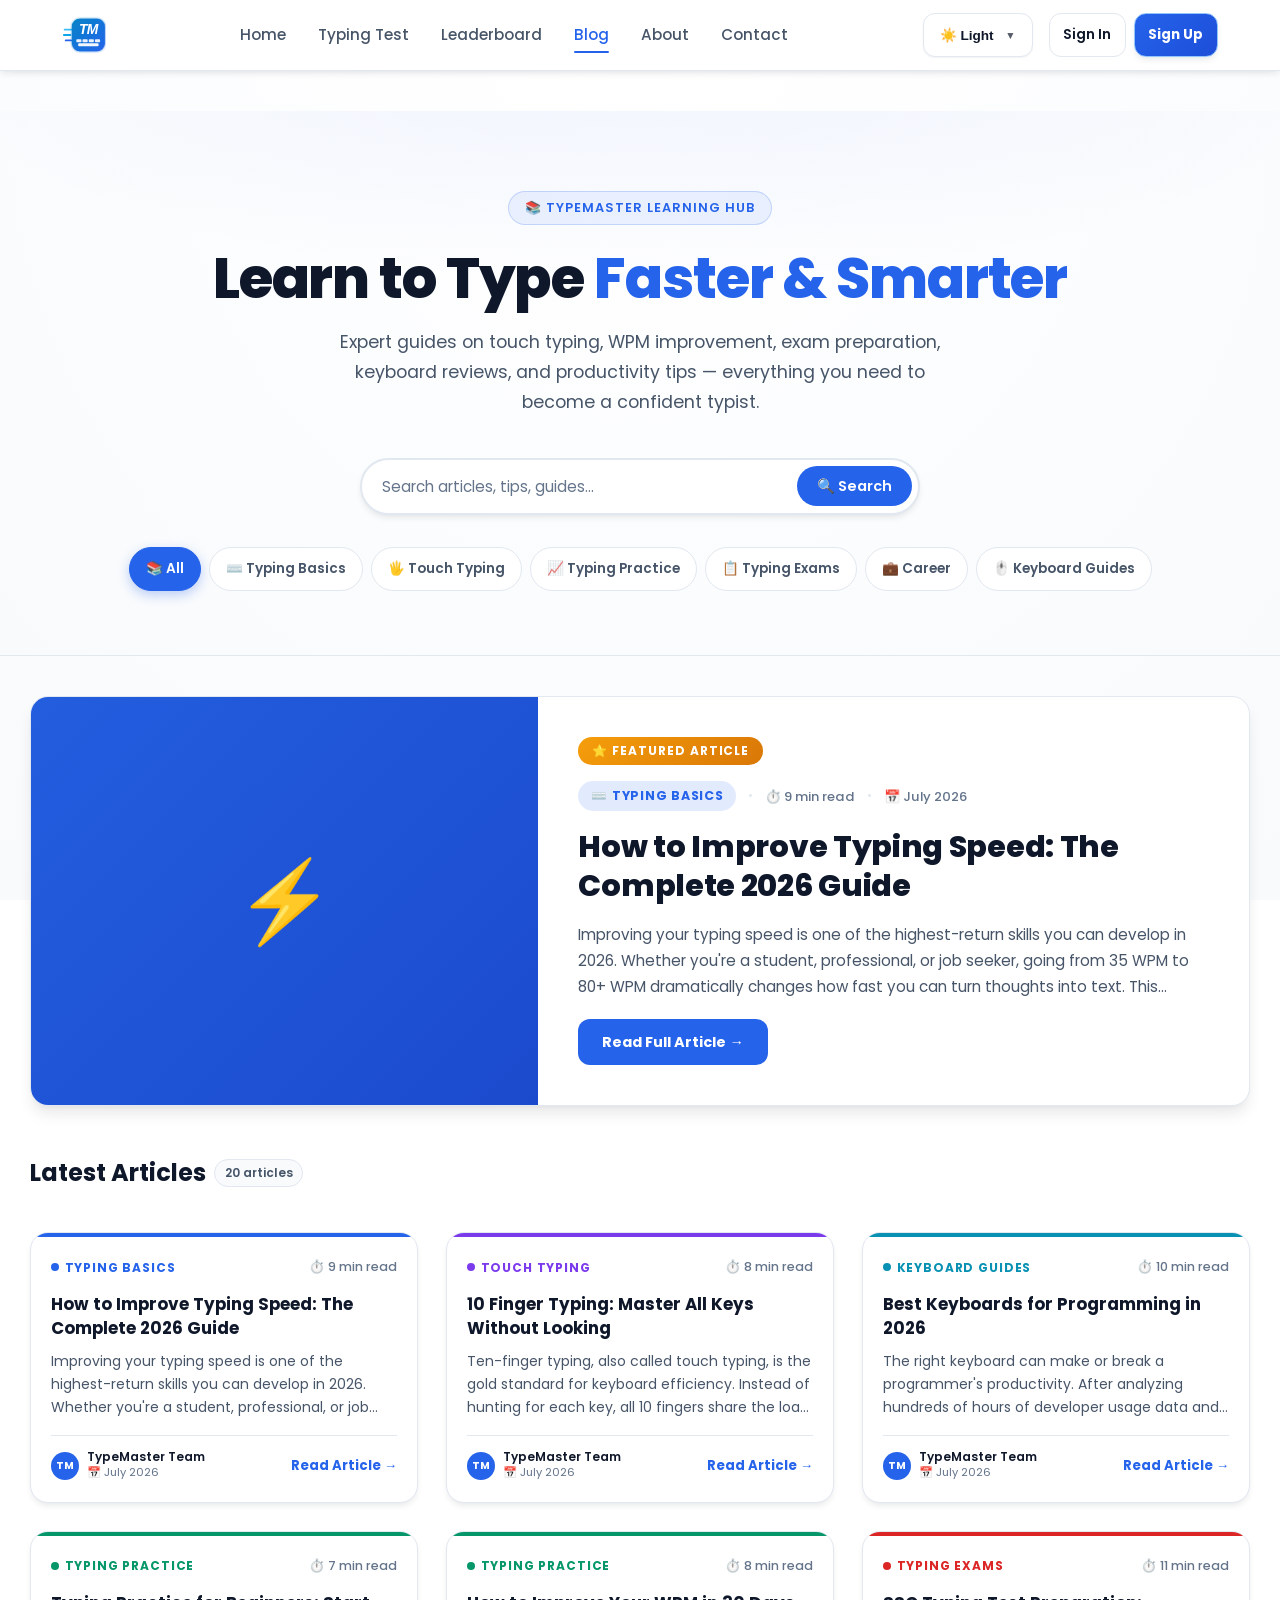
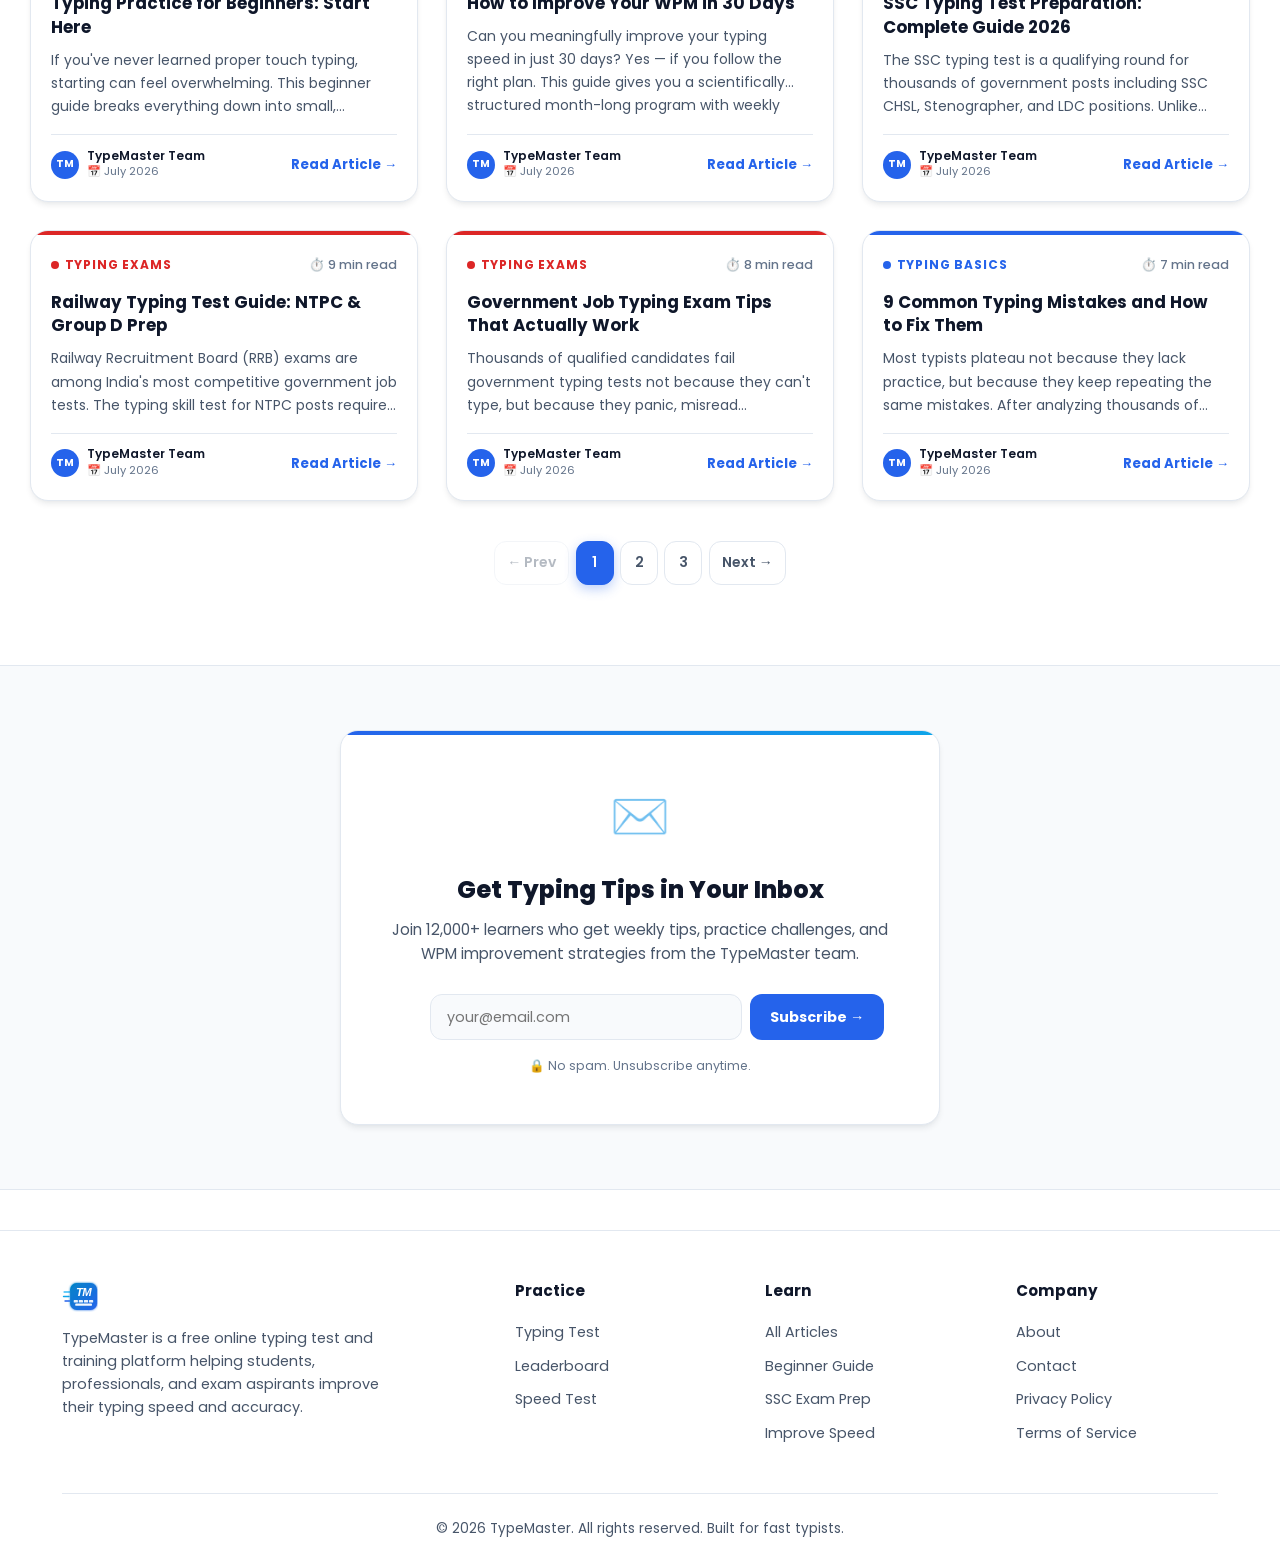
<file: src/main/resources/static/blog.html>
<!DOCTYPE html>
<html lang="en">
<head>
  <meta charset="UTF-8">
  <meta name="viewport" content="width=device-width, initial-scale=1.0">
  <title>Typing Blog - Tips, Guides &amp; Tutorials | TypeMaster</title>
  <meta name="description" content="Expert typing tips, WPM guides, touch typing tutorials, exam prep advice, and keyboard reviews. Learn to type faster and more accurately with TypeMaster.">
  <meta name="keywords" content="typing blog, improve typing speed, WPM guide, touch typing tutorial, SSC typing test, government exam typing, mechanical keyboard review">
  <link rel="canonical" href="https://typemaster.com/blog">

  <!-- Open Graph -->
  <meta property="og:title" content="Typing Blog - Tips, Guides &amp; Tutorials | TypeMaster">
  <meta property="og:description" content="Expert typing tips, WPM guides, touch typing tutorials, exam prep advice, and keyboard reviews. Learn to type faster and more accurately.">
  <meta property="og:type" content="website">
  <meta property="og:url" content="https://typemaster.com/blog">
  <meta property="og:image" content="https://typemaster.com/assets/images/logo.png">

  <!-- Google Fonts: Consolidated Preloaded Import -->
  <link rel="preconnect" href="https://fonts.googleapis.com">
  <link rel="preconnect" href="https://fonts.gstatic.com" crossorigin>
  <link rel="preload" as="style" href="https://fonts.googleapis.com/css2?family=Inter:wght@400;500;600;700;800&family=Poppins:wght@400;600;700&display=swap">
  <link rel="stylesheet" href="https://fonts.googleapis.com/css2?family=Inter:wght@400;500;600;700;800&family=Poppins:wght@400;600;700&display=swap" media="print" onload="this.media='all'">

  <meta name="theme-color" content="#0f172a">

  <!-- Favicon -->
  <link rel="icon" type="image/png" href="assets/images/logo.png?v=2">
  <link rel="apple-touch-icon" href="assets/images/logo.png?v=2">

  <!-- Styles -->
  <link rel="stylesheet" href="assets/css/style.min.css">
  <link rel="stylesheet" href="assets/css/blog.min.css">


  <!-- JSON-LD Schema -->
  <script type="application/ld+json">
  {
    "@context": "https://schema.org",
    "@type": "Blog",
    "name": "TypeMaster Learning Hub",
    "url": "https://typemaster.com/blog",
    "description": "Expert typing tips, WPM guides, touch typing tutorials, exam prep advice, and keyboard reviews.",
    "publisher": {
      "@type": "Organization",
      "name": "TypeMaster",
      "url": "https://typemaster.com",
      "logo": { "@type": "ImageObject", "url": "https://typemaster.com/assets/images/logo.png" }
    }
  }
  </script>

  <!-- Google Fonts: Consolidated Preloaded Import -->
  <link rel="preconnect" href="https://fonts.googleapis.com">
  <link rel="preconnect" href="https://fonts.gstatic.com" crossorigin>
  <link rel="preload" as="style" href="https://fonts.googleapis.com/css2?family=Alex+Brush&family=Cinzel:wght@500;600;700;800&family=Great+Vibes&family=Inter:wght@400;500;600;700;800&family=Montserrat:wght@400;500;600;700;800&family=Playfair+Display:ital,wght@0,400;0,600;0,700;1,400&family=Plus+Jakarta+Sans:wght@400;500;600;700;800&family=Poppins:ital,wght@0,300;0,400;0,500;0,600;0,700;0,800;1,400&family=Roboto+Mono:wght@400;500;600&display=swap">
  <link rel="stylesheet" href="https://fonts.googleapis.com/css2?family=Alex+Brush&family=Cinzel:wght@500;600;700;800&family=Great+Vibes&family=Inter:wght@400;500;600;700;800&family=Montserrat:wght@400;500;600;700;800&family=Playfair+Display:ital,wght@0,400;0,600;0,700;1,400&family=Plus+Jakarta+Sans:wght@400;500;600;700;800&family=Poppins:ital,wght@0,300;0,400;0,500;0,600;0,700;0,800;1,400&family=Roboto+Mono:wght@400;500;600&display=swap" media="print" onload="this.media='all'">

  <!-- Favicon -->
  <link rel="icon" type="image/png" href="assets/images/logo.png?v=2">
  <link rel="apple-touch-icon" href="assets/images/logo.png?v=2">

  <!-- Styles -->
  <link rel="stylesheet" href="assets/css/style.min.css">
  <link rel="stylesheet" href="assets/css/blog.min.css">
</head>
<body>
  <!-- Accessibility Skip to Main Content Link -->
  <a href="#main-content" class="skip-link">Skip to main content</a>

  <!-- ========== NAVBAR ========== -->
  <header class="navbar">
    <div class="container">
      <a href="index.html" class="logo" id="brand-logo">
        <img src="assets/images/logo-icon.svg" alt="TypeMaster Logo" class="brand-logo-icon" width="40" height="40">
      </a>
      <ul class="nav-links" id="nav-menu">
        <li><a href="index.html">Home</a></li>
        <li><a href="typing.html">Typing Test</a></li>
        <li><a href="result.html">Leaderboard</a></li>
        <li><a href="blog.html">Blog</a></li>
        <li><a href="about.html">About</a></li>
        <li><a href="contact.html">Contact</a></li>
      </ul>
      <button class="mobile-toggle" id="mobile-toggle-btn" aria-label="Toggle Navigation Menu">☰</button>
    </div>
  </header>

  <main id="main-content">
  <!-- ========== BLOG HERO ========== -->
  <section class="blog-hero">
    <div class="container">
      <div class="blog-hero-badge">📚 TypeMaster Learning Hub</div>
      <h1 class="blog-hero-title">Learn to Type <span>Faster &amp; Smarter</span></h1>
      <p class="blog-hero-subtitle">Expert guides on touch typing, WPM improvement, exam preparation, keyboard reviews, and productivity tips — everything you need to become a confident typist.</p>

      <!-- Search Bar -->
      <div class="blog-search-wrapper">
        <div class="blog-search-bar">
          <input type="text" id="blog-search-input" placeholder="Search articles, tips, guides…" autocomplete="off" aria-label="Search blog articles">
          <button class="blog-search-btn" id="blog-search-btn" aria-label="Search">🔍 Search</button>
        </div>
        <div class="search-dropdown" id="search-dropdown" role="listbox" aria-label="Search suggestions"></div>
      </div>

      <!-- Category Filter Pills -->
      <div class="category-filters" id="category-filters" role="tablist" aria-label="Filter by category">
        <button class="cat-pill active" data-category="All" role="tab" aria-selected="true">📚 All</button>
        <button class="cat-pill" data-category="Typing Basics" role="tab">⌨️ Typing Basics</button>
        <button class="cat-pill" data-category="Touch Typing" role="tab">🖐️ Touch Typing</button>
        <button class="cat-pill" data-category="Typing Practice" role="tab">📈 Typing Practice</button>
        <button class="cat-pill" data-category="Typing Exams" role="tab">📋 Typing Exams</button>
        <button class="cat-pill" data-category="Career" role="tab">💼 Career</button>
        <button class="cat-pill" data-category="Keyboard Guides" role="tab">🖱️ Keyboard Guides</button>
      </div>
    </div>
  </section>

  <!-- ========== FEATURED ARTICLE ========== -->
  <section class="featured-article-section container" id="featured-article-section">
    <!-- Dynamically rendered by JS -->
  </section>

  <!-- ========== BLOG GRID ========== -->
  <section class="blog-section container">
    <div class="blog-section-header">
      <h2 class="blog-section-title">Latest Articles <span class="blog-count-badge" id="article-count-badge">20 articles</span></h2>
      <span id="filter-active-label" style="font-size:0.85rem;color:var(--text-secondary);"></span>
    </div>

    <div class="blog-grid" id="blog-grid" role="list" aria-label="Blog articles">
      <!-- Dynamically rendered by JS -->
    </div>

    <!-- Pagination -->
    <nav class="blog-pagination" id="blog-pagination" aria-label="Blog pagination"></nav>
  </section>

  <!-- ========== NEWSLETTER CTA ========== -->
  <section class="newsletter-section">
    <div class="container">
      <div class="newsletter-card">
        <span class="newsletter-icon">✉️</span>
        <h2 class="newsletter-title">Get Typing Tips in Your Inbox</h2>
        <p class="newsletter-subtitle">Join 12,000+ learners who get weekly tips, practice challenges, and WPM improvement strategies from the TypeMaster team.</p>
        <form class="newsletter-form" id="newsletter-form" onsubmit="handleNewsletterSubmit(event)">
          <input type="email" class="newsletter-input" placeholder="your@email.com" required aria-label="Email address">
          <button type="submit" class="newsletter-btn">Subscribe →</button>
        </form>
        <p class="newsletter-disclaimer">🔒 No spam. Unsubscribe anytime.</p>
      </div>
    </div>
  </section>
</main>

<!-- ========== FOOTER ========== -->
<footer class="footer">
  <div class="container">
    <div class="footer-grid">
      <div class="footer-brand">
        <img src="assets/images/logo-icon.svg" alt="TypeMaster" class="footer-logo-img" style="height:36px;margin-bottom:0.75rem;" width="36" height="36">
        <p>TypeMaster is a free online typing test and training platform helping students, professionals, and exam aspirants improve their typing speed and accuracy.</p>
      </div>
      <div class="footer-column">
        <h4>Practice</h4>
        <ul class="footer-links">
          <li><a href="typing.html">Typing Test</a></li>
          <li><a href="result.html">Leaderboard</a></li>
          <li><a href="typing.html">Speed Test</a></li>
        </ul>
      </div>
      <div class="footer-column">
        <h4>Learn</h4>
        <ul class="footer-links">
          <li><a href="blog.html">All Articles</a></li>
          <li><a href="blog-article.html?slug=typing-practice-for-beginners">Beginner Guide</a></li>
          <li><a href="blog-article.html?slug=ssc-typing-test-preparation">SSC Exam Prep</a></li>
          <li><a href="blog-article.html?slug=how-to-improve-typing-speed">Improve Speed</a></li>
        </ul>
      </div>
      <div class="footer-column">
        <h4>Company</h4>
        <ul class="footer-links">
          <li><a href="about.html">About</a></li>
          <li><a href="contact.html">Contact</a></li>
          <li><a href="privacy.html">Privacy Policy</a></li>
          <li><a href="terms.html">Terms of Service</a></li>
        </ul>
      </div>
    </div>
    <div class="footer-bottom">
      <p>&copy; 2026 TypeMaster. All rights reserved. Built for fast typists.</p>
    </div>
  </div>
</footer>

<!-- ========== SCRIPTS ========== -->
<script src="assets/js/app.min.js" defer></script>
<script src="assets/js/blog-data.min.js" defer></script>
<script>
/* ============================================================
   Blog Home Page Controller
   ============================================================ */
let currentPage = 1;
let currentCategory = 'All';
let currentSearch = '';
const PER_PAGE = 9;

/* ---- Render Featured Article ---- */
function renderFeatured() {
  const art = getFeaturedArticle();
  if (!art) return;
  const section = document.getElementById('featured-article-section');
  section.innerHTML = `
    <div class="featured-article-card" role="article">
      <div class="featured-article-visual" style="background:${art.featuredGradient}">
        <span style="position:relative;z-index:1">${art.featuredIcon}</span>
      </div>
      <div class="featured-article-body">
        <span class="featured-badge">⭐ Featured Article</span>
        <div class="featured-meta">
          <span class="featured-category-tag" style="background:${art.categoryColor}22;color:${art.categoryColor}">${art.categoryIcon} ${art.category}</span>
          <span class="featured-meta-sep">•</span>
          <span class="featured-meta-text">⏱️ ${art.readingTime}</span>
          <span class="featured-meta-sep">•</span>
          <span class="featured-meta-text">📅 ${art.publishDate}</span>
        </div>
        <h2 class="featured-title">${art.title}</h2>
        <p class="featured-excerpt">${art.excerpt}</p>
        <a href="blog-article.html?slug=${art.slug}" class="featured-read-btn">Read Full Article →</a>
      </div>
    </div>`;
}

/* ---- Render Blog Grid ---- */
function renderBlogGrid() {
  const grid = document.getElementById('blog-grid');
  const pagination = document.getElementById('blog-pagination');
  const countBadge = document.getElementById('article-count-badge');
  const filterLabel = document.getElementById('filter-active-label');

  const { posts, total, totalPages } = getBlogPosts(currentCategory, currentSearch, currentPage, PER_PAGE);

  // Update count
  countBadge.textContent = `${total} article${total !== 1 ? 's' : ''}`;
  filterLabel.textContent = currentSearch ? `Results for "${currentSearch}"` : (currentCategory !== 'All' ? `Category: ${currentCategory}` : '');

  if (posts.length === 0) {
    grid.innerHTML = `<div class="no-results"><span class="no-results-icon">🔍</span><h3>No articles found</h3><p>Try a different search term or category.</p></div>`;
    pagination.innerHTML = '';
    return;
  }

  grid.innerHTML = posts.map(art => `
    <article class="blog-card" role="listitem">
      <div class="blog-card-accent" style="background:${art.categoryColor}"></div>
      <div class="blog-card-header">
        <span class="blog-card-category" style="color:${art.categoryColor}">
          <span class="blog-card-category-dot" style="background:${art.categoryColor}"></span>
          ${art.category}
        </span>
        <span class="blog-card-read-time">⏱️ ${art.readingTime}</span>
      </div>
      <div class="blog-card-body">
        <h3 class="blog-card-title">${art.title}</h3>
        <p class="blog-card-excerpt">${art.excerpt}</p>
        <div class="blog-card-footer">
          <div class="blog-card-author">
            <div class="blog-card-avatar">${art.authorInitials}</div>
            <div class="blog-card-author-info">
              <span class="blog-card-author-name">${art.author}</span>
              <span class="blog-card-date">📅 ${art.publishDate}</span>
            </div>
          </div>
          <a href="blog-article.html?slug=${art.slug}" class="blog-card-link" aria-label="Read ${art.title}">Read Article →</a>
        </div>
      </div>
    </article>`).join('');

  // Pagination
  renderPagination(totalPages);
}

/* ---- Render Pagination ---- */
function renderPagination(totalPages) {
  const nav = document.getElementById('blog-pagination');
  if (totalPages <= 1) { nav.innerHTML = ''; return; }

  let html = `<button class="page-btn" onclick="changePage(${currentPage - 1})" ${currentPage === 1 ? 'disabled' : ''} aria-label="Previous page">← Prev</button>`;

  for (let i = 1; i <= totalPages; i++) {
    if (i === 1 || i === totalPages || (i >= currentPage - 1 && i <= currentPage + 1)) {
      html += `<button class="page-btn ${i === currentPage ? 'active' : ''}" onclick="changePage(${i})" aria-label="Page ${i}" aria-current="${i === currentPage ? 'page' : 'false'}">${i}</button>`;
    } else if (i === currentPage - 2 || i === currentPage + 2) {
      html += `<span class="page-btn" style="cursor:default;opacity:0.5">…</span>`;
    }
  }

  html += `<button class="page-btn" onclick="changePage(${currentPage + 1})" ${currentPage === totalPages ? 'disabled' : ''} aria-label="Next page">Next →</button>`;
  nav.innerHTML = html;
}

function changePage(page) {
  const total = getTotalPages(currentCategory, currentSearch, PER_PAGE);
  if (page < 1 || page > total) return;
  currentPage = page;
  renderBlogGrid();
  document.getElementById('blog-grid').scrollIntoView({ behavior: 'smooth', block: 'start' });
}

/* ---- Category Filter ---- */
document.getElementById('category-filters').addEventListener('click', function(e) {
  const pill = e.target.closest('.cat-pill');
  if (!pill) return;
  document.querySelectorAll('.cat-pill').forEach(p => { p.classList.remove('active'); p.setAttribute('aria-selected', 'false'); });
  pill.classList.add('active');
  pill.setAttribute('aria-selected', 'true');
  currentCategory = pill.dataset.category;
  currentPage = 1;
  renderBlogGrid();
});

/* ---- Search ---- */
const searchInput = document.getElementById('blog-search-input');
const searchDropdown = document.getElementById('search-dropdown');
let searchTimer;

searchInput.addEventListener('input', function() {
  clearTimeout(searchTimer);
  const q = this.value.trim();
  if (q.length >= 2) {
    searchTimer = setTimeout(() => showSearchDropdown(q), 200);
  } else {
    hideSearchDropdown();
  }
});

searchInput.addEventListener('keydown', function(e) {
  if (e.key === 'Enter') {
    e.preventDefault();
    doSearch();
  }
});

document.getElementById('blog-search-btn').addEventListener('click', doSearch);

function doSearch() {
  currentSearch = searchInput.value.trim();
  currentPage = 1;
  hideSearchDropdown();
  renderBlogGrid();
  document.getElementById('blog-grid').scrollIntoView({ behavior: 'smooth', block: 'start' });
}

function showSearchDropdown(q) {
  const results = searchArticles(q);
  if (results.length === 0) { hideSearchDropdown(); return; }
  searchDropdown.innerHTML = results.map(art => `
    <a class="search-result-item" href="blog-article.html?slug=${art.slug}">
      <span class="search-result-icon">${art.featuredIcon}</span>
      <div class="search-result-info">
        <strong>${art.title}</strong>
        <span>${art.category} · ${art.readingTime}</span>
      </div>
    </a>`).join('');
  searchDropdown.classList.add('show');
}

function hideSearchDropdown() {
  searchDropdown.classList.remove('show');
  searchDropdown.innerHTML = '';
}

document.addEventListener('click', function(e) {
  if (!e.target.closest('.blog-search-wrapper')) hideSearchDropdown();
});

/* ---- Newsletter ---- */
function handleNewsletterSubmit(e) {
  e.preventDefault();
  const btn = e.target.querySelector('.newsletter-btn');
  btn.textContent = '✅ Subscribed!';
  btn.disabled = true;
  btn.style.background = 'var(--success-color, #22c55e)';
  e.target.querySelector('input').disabled = true;
}

/* ---- Init ---- */
document.addEventListener('DOMContentLoaded', () => {
  renderFeatured();
  renderBlogGrid();
  if ('serviceWorker' in navigator) {
    navigator.serviceWorker.getRegistrations().then(registrations => {
      for (let r of registrations) r.unregister();
    }).catch(() => {});
    if (window.caches) {
      caches.keys().then(names => {
        for (let n of names) caches.delete(n);
      });
    }
  }
});
</script>
</body>
</html>
</file>
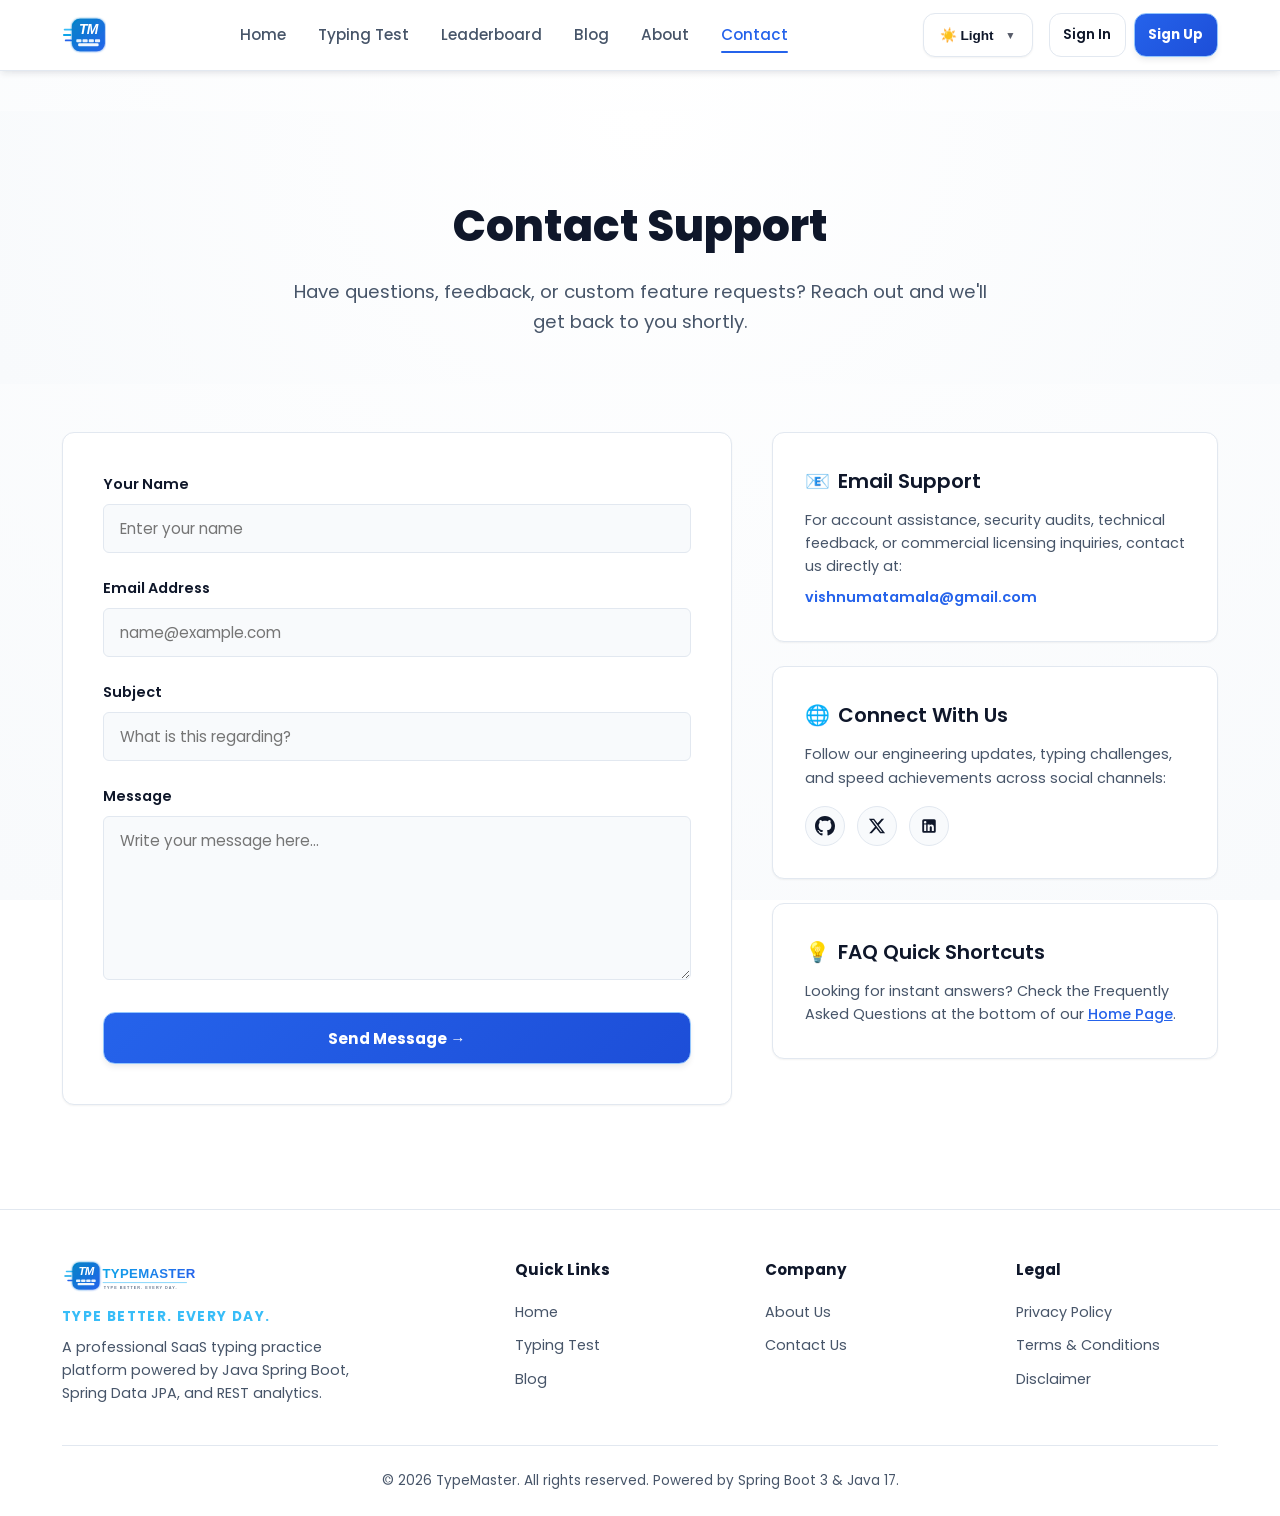
<file: src/main/resources/static/contact.html>
<!DOCTYPE html>
<html lang="en">
<head>
    <meta charset="UTF-8">
    <meta name="viewport" content="width=device-width, initial-scale=1.0">
    <meta name="description" content="Contact TypeMaster support and team. Submit your questions, suggestions, or feedback using our quick contact form or reach us via email.">
    <meta name="keywords" content="contact typemaster, support, feedback, customer service">
    <link rel="canonical" href="https://typemaster.com/contact">
    <title>Contact Us - TypeMaster</title>

    <!-- Google Fonts: Consolidated Preloaded Import -->
    <link rel="preconnect" href="https://fonts.googleapis.com">
    <link rel="preconnect" href="https://fonts.gstatic.com" crossorigin>
    <link rel="preload" as="style" href="https://fonts.googleapis.com/css2?family=Alex+Brush&family=Cinzel:wght@500;600;700;800&family=Great+Vibes&family=Inter:wght@400;500;600;700;800&family=Montserrat:wght@400;500;600;700;800&family=Playfair+Display:ital,wght@0,400;0,600;0,700;1,400&family=Plus+Jakarta+Sans:wght@400;500;600;700;800&family=Poppins:ital,wght@0,300;0,400;0,500;0,600;0,700;0,800;1,400&family=Roboto+Mono:wght@400;500;600&display=swap">
    <link rel="stylesheet" href="https://fonts.googleapis.com/css2?family=Alex+Brush&family=Cinzel:wght@500;600;700;800&family=Great+Vibes&family=Inter:wght@400;500;600;700;800&family=Montserrat:wght@400;500;600;700;800&family=Playfair+Display:ital,wght@0,400;0,600;0,700;1,400&family=Plus+Jakarta+Sans:wght@400;500;600;700;800&family=Poppins:ital,wght@0,300;0,400;0,500;0,600;0,700;0,800;1,400&family=Roboto+Mono:wght@400;500;600&display=swap" media="print" onload="this.media='all'">

    <meta name="theme-color" content="#0f172a">

    <!-- Favicon & Touch Icons -->
    <link rel="icon" type="image/png" href="assets/images/logo.png?v=2">
    <link rel="apple-touch-icon" href="assets/images/logo.png?v=2">

    <!-- Global & Page Styles -->
    <link rel="stylesheet" href="assets/css/style.min.css">

    <style>
        .contact-hero {
            padding: 5rem 1rem 3rem;
            text-align: center;
            background: var(--body-bg-radial);
        }
        .contact-title {
            font-size: 2.75rem;
            font-weight: 800;
            color: var(--text-primary);
            margin-bottom: 1rem;
        }
        .contact-subtitle {
            font-size: 1.15rem;
            color: var(--text-secondary);
            max-width: 700px;
            margin: 0 auto;
            line-height: 1.6;
        }
        .contact-grid {
            display: grid;
            grid-template-columns: 1.5fr 1fr;
            gap: 2.5rem;
            margin-top: 3rem;
            margin-bottom: 4rem;
        }
        .contact-card {
            background: var(--card-bg);
            border: 1px solid var(--border-color);
            border-radius: var(--radius-md);
            padding: 2.5rem;
            box-shadow: var(--shadow-sm);
        }
        [data-theme="glassmorphism"] .contact-card {
            background: var(--glass-card-bg, rgba(255, 255, 255, 0.45));
            backdrop-filter: blur(16px);
            border: 1px solid var(--glass-card-border, rgba(255, 255, 255, 0.3));
        }
        .contact-form .form-group {
            margin-bottom: 1.5rem;
        }
        .contact-form label {
            display: block;
            font-size: 0.9rem;
            font-weight: 600;
            color: var(--text-primary);
            margin-bottom: 0.5rem;
        }
        .contact-form input,
        .contact-form textarea {
            width: 100%;
            padding: 0.75rem 1rem;
            border: 1.5px solid var(--border-color);
            border-radius: var(--radius-sm);
            background: var(--background-color);
            color: var(--text-primary);
            font-family: var(--font-sans);
            font-size: 0.95rem;
            transition: var(--transition-fast);
        }
        .contact-form input:focus,
        .contact-form textarea:focus {
            border-color: var(--primary-color);
            outline: none;
            box-shadow: 0 0 0 3px rgba(37, 99, 235, 0.15);
        }
        .info-sidebar {
            display: flex;
            flex-direction: column;
            gap: 1.5rem;
        }
        .info-block {
            background: var(--card-bg);
            border: 1px solid var(--border-color);
            border-radius: var(--radius-md);
            padding: 2rem;
            box-shadow: var(--shadow-sm);
            transition: var(--transition-normal);
        }
        [data-theme="glassmorphism"] .info-block {
            background: var(--glass-card-bg, rgba(255, 255, 255, 0.45));
            backdrop-filter: blur(16px);
            border: 1px solid var(--glass-card-border, rgba(255, 255, 255, 0.3));
        }
        .info-block h3 {
            font-size: 1.25rem;
            font-weight: 600;
            color: var(--text-primary);
            margin-bottom: 0.75rem;
            display: flex;
            align-items: center;
            gap: 0.5rem;
        }
        .info-block p {
            font-size: 0.9rem;
            color: var(--text-secondary);
            line-height: 1.6;
        }
        .social-links {
            display: flex;
            gap: 0.75rem;
            margin-top: 1rem;
        }
        .social-btn {
            display: inline-flex;
            align-items: center;
            justify-content: center;
            width: 40px;
            height: 40px;
            border-radius: 50%;
            background: var(--background-color);
            border: 1px solid var(--border-color);
            color: var(--text-primary);
            text-decoration: none;
            font-size: 1.2rem;
            transition: var(--transition-fast);
        }
        .social-btn:hover {
            background: var(--primary-color);
            color: #ffffff;
            border-color: var(--primary-color);
            transform: scale(1.05);
        }
        .submit-success-msg {
            display: none;
            padding: 1rem 1.25rem;
            border-radius: var(--radius-sm);
            margin-bottom: 1.25rem;
            font-size: 0.9rem;
            font-weight: 500;
            line-height: 1.5;
            transition: var(--transition-fast);
        }
        .submit-success-msg.success,
        .submit-success-msg:not(.error) {
            background: var(--success-bg, rgba(34, 197, 94, 0.12));
            color: var(--success-color, #15803d);
            border: 1px solid var(--success-color, #22c55e);
        }
        .submit-success-msg.error {
            background: var(--error-bg, rgba(239, 68, 68, 0.12));
            color: var(--error-color, #ef4444);
            border: 1px solid var(--error-color, #ef4444);
        }
        @media (max-width: 768px) {
            .contact-grid {
                grid-template-columns: 1fr;
            }
            .contact-title {
                font-size: 2.2rem;
            }
        }
    </style>
</head>
<body>
    <!-- Accessibility Skip to Main Content Link -->
    <a href="#main-content" class="skip-link">Skip to main content</a>

    <!-- Header / Navigation Bar -->
    <header class="navbar" role="banner">
        <div class="container">
            <a href="index.html" class="logo" id="brand-logo" aria-label="TypeMaster Home">
                <img src="assets/images/logo-icon.svg" alt="TypeMaster Logo" class="brand-logo-icon" width="40" height="40" fetchpriority="high" loading="eager" decoding="async">
            </a>
            <ul class="nav-links" id="nav-menu" role="navigation" aria-label="Main Navigation">
                <li><a href="index.html">Home</a></li>
                <li><a href="typing.html">Typing Test</a></li>
                <li><a href="result.html">Leaderboard</a></li>
                <li><a href="blog.html">Blog</a></li>
                <li><a href="about.html">About</a></li>
                <li><a href="contact.html" class="active">Contact</a></li>
            </ul>
            <button class="mobile-toggle" id="mobile-toggle-btn" aria-label="Toggle Navigation Menu">☰</button>
        </div>
    </header>

    <main id="main-content">
        <!-- Contact Hero Section -->
        <section class="contact-hero">
            <div class="container">
                <h1 class="contact-title">Contact Support</h1>
                <p class="contact-subtitle">Have questions, feedback, or custom feature requests? Reach out and we'll get back to you shortly.</p>
            </div>
        </section>

        <!-- Grid Container -->
        <section class="container">
            <div class="contact-grid">
                <!-- Left: Form Card -->
                <div class="contact-card">
                    <div id="success-alert" class="submit-success-msg">
                        ✓ Your message has been sent successfully! We'll reply within 24 hours.
                    </div>
                    <form class="contact-form" id="contact-form">
                        <input type="hidden" name="access_key" value="b9ac918b-63ce-448f-9943-354d96389112">
                        <div class="form-group">
                            <label for="contact-name">Your Name</label>
                            <input type="text" id="contact-name" name="name" placeholder="Enter your name" required>
                        </div>
                        <div class="form-group">
                            <label for="contact-email">Email Address</label>
                            <input type="email" id="contact-email" name="email" placeholder="name@example.com" required>
                        </div>
                        <div class="form-group">
                            <label for="contact-subject">Subject</label>
                            <input type="text" id="contact-subject" name="subject" placeholder="What is this regarding?" required>
                        </div>
                        <div class="form-group">
                            <label for="contact-message">Message</label>
                            <textarea id="contact-message" name="message" rows="6" placeholder="Write your message here..." required></textarea>
                        </div>
                        <button type="submit" class="btn btn-primary" style="width: 100%; justify-content: center; padding: 0.85rem;">Send Message →</button>
                    </form>
                </div>

                <!-- Right: Information Cards -->
                <div class="info-sidebar">
                    <div class="info-block">
                        <h3><span>📧</span> Email Support</h3>
                        <p>For account assistance, security audits, technical feedback, or commercial licensing inquiries, contact us directly at:</p>
                        <p style="margin-top: 0.5rem; font-weight: 600; color: var(--primary-color);">vishnumatamala@gmail.com</p>
                    </div>

                    <div class="info-block">
                        <h3><span>🌐</span> Connect With Us</h3>
                        <p>Follow our engineering updates, typing challenges, and speed achievements across social channels:</p>
                        <div class="social-links">
                            <a href="https://github.com/vishnu-reddy000/Typemaster" target="_blank" class="social-btn" title="GitHub" aria-label="GitHub">
                                <svg width="20" height="20" viewBox="0 0 24 24" fill="currentColor" aria-hidden="true"><path d="M12 0C5.37 0 0 5.37 0 12c0 5.31 3.435 9.795 8.205 11.385.6.105.825-.255.825-.57 0-.285-.015-1.23-.015-2.235-3.015.555-3.795-.735-4.035-1.41-.135-.345-.72-1.41-1.23-1.695-.42-.225-1.02-.78-.015-.795.945-.015 1.62.87 1.845 1.23 1.08 1.815 2.805 1.305 3.495.99.105-.78.42-1.305.765-1.605-2.67-.3-5.46-1.335-5.46-5.925 0-1.305.465-2.385 1.23-3.225-.12-.3-.54-1.53.12-3.18 0 0 1.005-.315 3.3 1.23.96-.27 1.98-.405 3-.405s2.04.135 3 .405c2.295-1.56 3.3-1.23 3.3-1.23.66 1.65.24 2.88.12 3.18.765.84 1.23 1.905 1.23 3.225 0 4.605-2.805 5.625-5.475 5.925.435.375.81 1.095.81 2.22 0 1.605-.015 2.895-.015 3.3 0 .315.225.69.825.57A12.02 12.02 0 0024 12c0-6.63-5.37-12-12-12z"/></svg>
                            </a>
                            <a href="https://twitter.com" target="_blank" class="social-btn" title="Twitter / X" aria-label="Twitter">
                                <svg width="18" height="18" viewBox="0 0 24 24" fill="currentColor" aria-hidden="true"><path d="M18.244 2.25h3.308l-7.227 8.26 8.502 11.24H16.17l-5.214-6.817L4.99 21.75H1.68l7.73-8.835L1.254 2.25H8.08l4.713 6.231zm-1.161 17.52h1.833L7.084 4.126H5.117z"/></svg>
                            </a>
                            <a href="https://linkedin.com" target="_blank" class="social-btn" title="LinkedIn" aria-label="LinkedIn">
                                <svg width="18" height="18" viewBox="0 0 24 24" fill="currentColor" aria-hidden="true"><path d="M19 3a2 2 0 0 1 2 2v14a2 2 0 0 1-2 2H5a2 2 0 0 1-2-2V5a2 2 0 0 1 2-2h14m-.5 15.5v-5.3a3.26 3.26 0 0 0-3.26-3.26c-.85 0-1.84.52-2.28 1.3v-1.11h-2.79v8.37h2.79v-4.93c0-.77.62-1.4 1.39-1.4a1.4 1.4 0 0 1 1.4 1.4v4.93h2.75M6.88 8.56a1.68 1.68 0 0 0 1.68-1.68c0-.93-.75-1.69-1.68-1.69a1.69 1.69 0 0 0-1.69 1.69c0 .93.76 1.68 1.69 1.68m1.39 9.94v-8.37H5.5v8.37h2.77z"/></svg>
                            </a>
                        </div>
                    </div>

                    <div class="info-block">
                        <h3><span>💡</span> FAQ Quick Shortcuts</h3>
                        <p>Looking for instant answers? Check the Frequently Asked Questions at the bottom of our <a href="index.html#faq-section" style="color: var(--primary-color); font-weight: 500;">Home Page</a>.</p>
                    </div>
                </div>
            </div>
        </section>
    </main>

    <!-- Footer -->
    <footer class="footer">
        <div class="container">
            <div class="footer-grid">
                <div class="footer-brand">
                    <img src="assets/images/logo.svg" alt="TypeMaster Official Logo" class="footer-logo-img" width="150" height="40">
                    <p style="font-weight: 700; color: #38bdf8; font-size: 0.85rem; letter-spacing: 0.1em; margin-bottom: 0.5rem;">TYPE BETTER. EVERY DAY.</p>
                    <p>A professional SaaS typing practice platform powered by Java Spring Boot, Spring Data JPA, and REST analytics.</p>
                </div>
                <div class="footer-column">
                    <h4>Quick Links</h4>
                    <ul class="footer-links">
                        <li><a href="index.html">Home</a></li>
                        <li><a href="typing.html">Typing Test</a></li>
                        <li><a href="blog.html">Blog</a></li>
                    </ul>
                </div>
                <div class="footer-column">
                    <h4>Company</h4>
                    <ul class="footer-links">
                        <li><a href="about.html">About Us</a></li>
                        <li><a href="contact.html">Contact Us</a></li>
                    </ul>
                </div>
                <div class="footer-column">
                    <h4>Legal</h4>
                    <ul class="footer-links">
                        <li><a href="privacy.html">Privacy Policy</a></li>
                        <li><a href="terms.html">Terms & Conditions</a></li>
                        <li><a href="disclaimer.html">Disclaimer</a></li>
                    </ul>
                </div>
            </div>
            <div class="footer-bottom">
                <p>&copy; 2026 TypeMaster. All rights reserved. Powered by Spring Boot 3 & Java 17.</p>
            </div>
        </div>
    </footer>

    <!-- App JavaScript -->
    <script src="assets/js/app.min.js" defer></script>
    <script>
        const form = document.getElementById('contact-form');
        const alertBox = document.getElementById('success-alert');
        const submitBtn = form.querySelector('button[type="submit"]');

        function showFormAlert(message, type = 'success') {
            if (!alertBox) return;
            alertBox.textContent = message;
            alertBox.className = `submit-success-msg ${type}`;
            alertBox.style.display = 'block';
            alertBox.scrollIntoView({ behavior: 'smooth', block: 'nearest' });
        }

        form.addEventListener('submit', async (e) => {
            e.preventDefault();

            if (alertBox) alertBox.style.display = 'none';

            const formData = new FormData(form);
            const originalText = submitBtn.textContent;

            submitBtn.textContent = "Sending...";
            submitBtn.disabled = true;

            try {
                const response = await fetch("https://api.web3forms.com/submit", {
                    method: "POST",
                    body: formData
                });

                const data = await response.json();

                if (response.ok && data.success !== false) {
                    showFormAlert("✓ Success! Your message has been sent. We'll reply within 24 hours.", "success");
                    form.reset();
                    setTimeout(() => {
                        if (alertBox) alertBox.style.display = 'none';
                    }, 6000);
                } else {
                    const errorMsg = (data && data.message) ? data.message : "Something went wrong. Please try again.";
                    showFormAlert("⚠️ Error: " + errorMsg, "error");
                }

            } catch (error) {
                showFormAlert("⚠️ Something went wrong. Please try again.", "error");
            } finally {
                submitBtn.textContent = originalText;
                submitBtn.disabled = false;
            }
        });
        if ('serviceWorker' in navigator) {
            navigator.serviceWorker.getRegistrations().then(registrations => {
                for (let r of registrations) r.unregister();
            }).catch(() => {});
            if (window.caches) {
                caches.keys().then(names => {
                    for (let n of names) caches.delete(n);
                });
            }
        }
    </script>
</body>
</html>
</file>
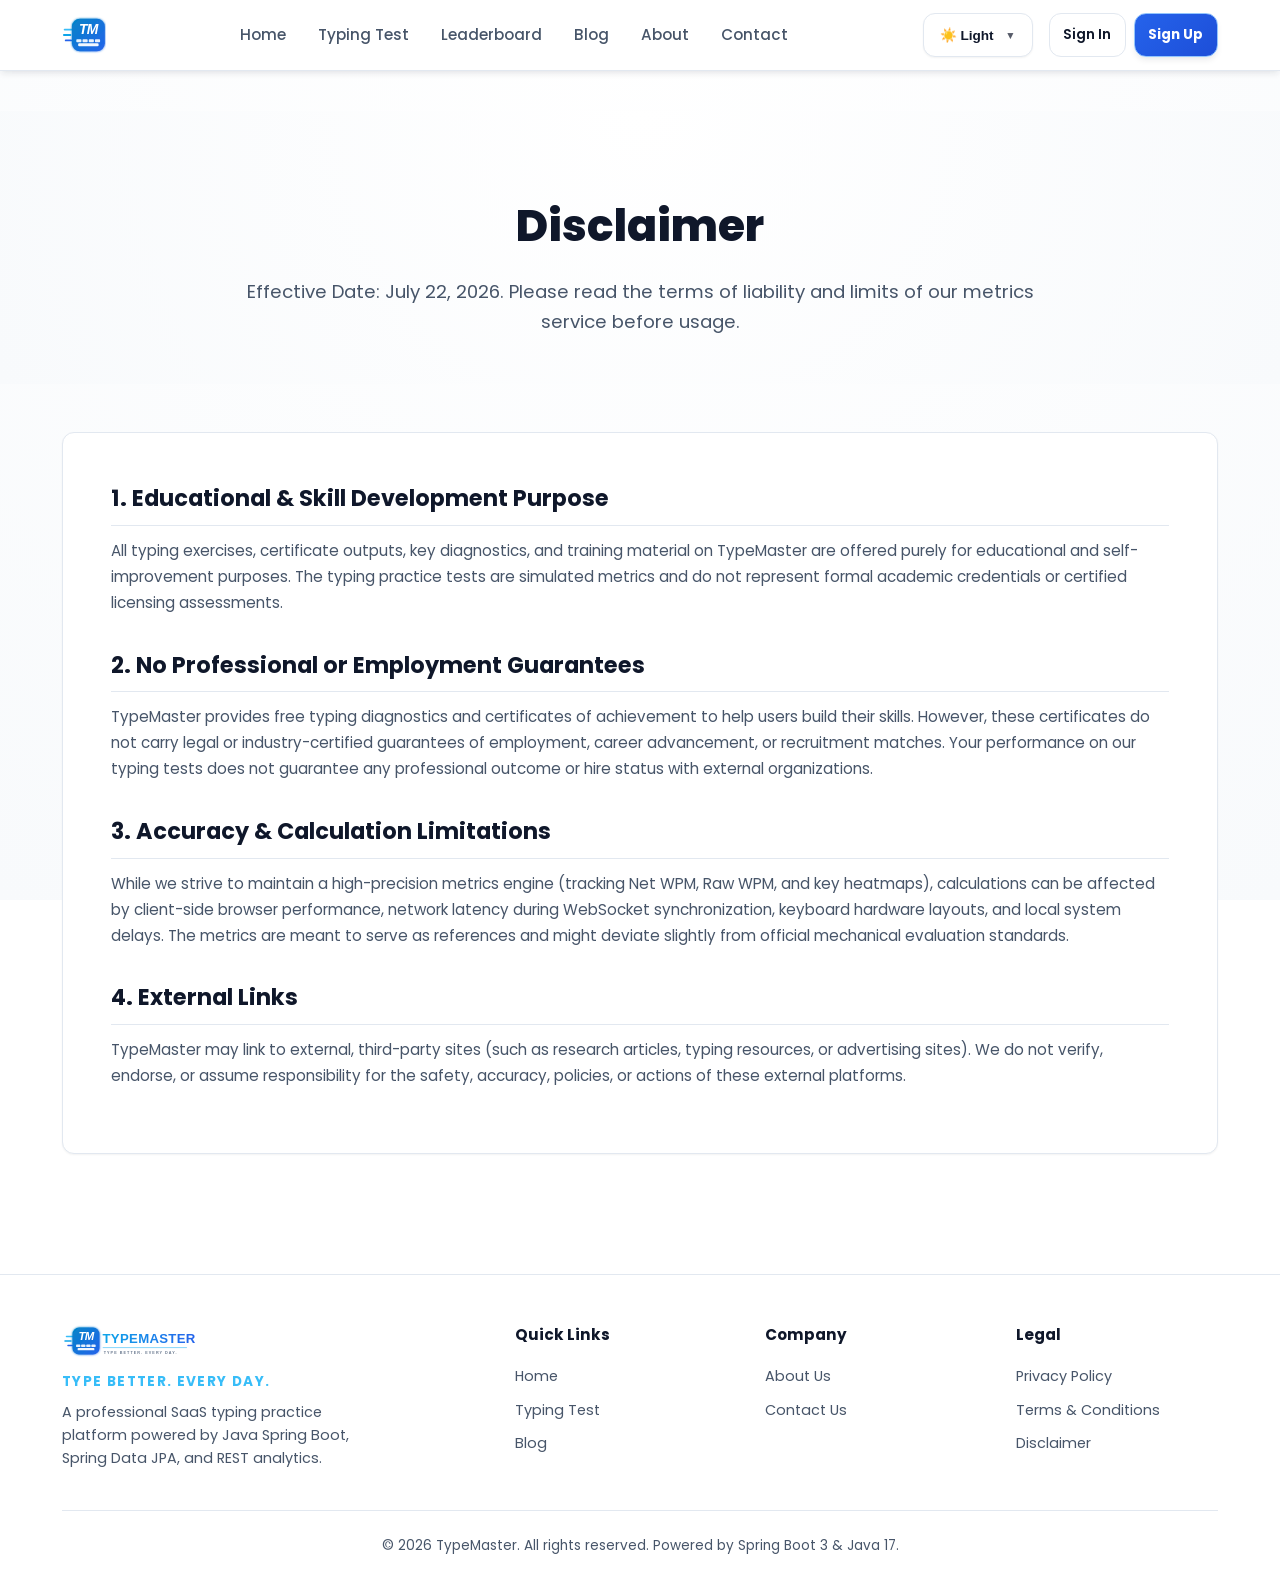
<file: src/main/resources/static/disclaimer.html>
<!DOCTYPE html>
<html lang="en">
<head>
    <meta charset="UTF-8">
    <meta name="viewport" content="width=device-width, initial-scale=1.0">
    <meta name="description" content="TypeMaster Disclaimer - Understand the educational purposes, limits of key metrics calculations, and liability exclusions for our typing tools.">
    <meta name="keywords" content="disclaimer, typemaster disclaimer, liability limit, educational use">
    <link rel="canonical" href="https://typemaster.com/disclaimer">
    <title>Disclaimer - TypeMaster</title>

    <!-- Google Fonts: Consolidated Preloaded Import -->
    <link rel="preconnect" href="https://fonts.googleapis.com">
    <link rel="preconnect" href="https://fonts.gstatic.com" crossorigin>
    <link rel="preload" as="style" href="https://fonts.googleapis.com/css2?family=Alex+Brush&family=Cinzel:wght@500;600;700;800&family=Great+Vibes&family=Inter:wght@400;500;600;700;800&family=Montserrat:wght@400;500;600;700;800&family=Playfair+Display:ital,wght@0,400;0,600;0,700;1,400&family=Plus+Jakarta+Sans:wght@400;500;600;700;800&family=Poppins:ital,wght@0,300;0,400;0,500;0,600;0,700;0,800;1,400&family=Roboto+Mono:wght@400;500;600&display=swap">
    <link rel="stylesheet" href="https://fonts.googleapis.com/css2?family=Alex+Brush&family=Cinzel:wght@500;600;700;800&family=Great+Vibes&family=Inter:wght@400;500;600;700;800&family=Montserrat:wght@400;500;600;700;800&family=Playfair+Display:ital,wght@0,400;0,600;0,700;1,400&family=Plus+Jakarta+Sans:wght@400;500;600;700;800&family=Poppins:ital,wght@0,300;0,400;0,500;0,600;0,700;0,800;1,400&family=Roboto+Mono:wght@400;500;600&display=swap" media="print" onload="this.media='all'">

    <meta name="theme-color" content="#0f172a">

    <!-- Favicon & Touch Icons -->
    <link rel="icon" type="image/png" href="assets/images/logo.png?v=2">
    <link rel="apple-touch-icon" href="assets/images/logo.png?v=2">

    <!-- Global & Page Styles -->
    <link rel="stylesheet" href="assets/css/style.min.css">

    <style>
        .legal-hero {
            padding: 5rem 1rem 3rem;
            text-align: center;
            background: var(--body-bg-radial);
        }
        .legal-title {
            font-size: 2.75rem;
            font-weight: 800;
            color: var(--text-primary);
            margin-bottom: 1rem;
        }
        .legal-subtitle {
            font-size: 1.15rem;
            color: var(--text-secondary);
            max-width: 800px;
            margin: 0 auto;
            line-height: 1.6;
        }
        .legal-content {
            background: var(--card-bg);
            border: 1px solid var(--border-color);
            border-radius: var(--radius-md);
            padding: 3rem;
            box-shadow: var(--shadow-sm);
            margin-top: 3rem;
            margin-bottom: 5rem;
        }
        [data-theme="glassmorphism"] .legal-content {
            background: var(--glass-card-bg, rgba(255, 255, 255, 0.45));
            backdrop-filter: blur(16px);
            border: 1px solid var(--glass-card-border, rgba(255, 255, 255, 0.3));
        }
        .legal-content h2 {
            font-size: 1.4rem;
            font-weight: 700;
            color: var(--text-primary);
            margin-top: 2rem;
            margin-bottom: 0.75rem;
            border-bottom: 1px solid var(--border-color);
            padding-bottom: 0.5rem;
        }
        .legal-content h2:first-of-type {
            margin-top: 0;
        }
        .legal-content p,
        .legal-content li {
            font-size: 0.95rem;
            color: var(--text-secondary);
            line-height: 1.7;
            margin-bottom: 1rem;
        }
        .legal-content ul {
            padding-left: 1.5rem;
            margin-bottom: 1.5rem;
        }
        @media (max-width: 768px) {
            .legal-content {
                padding: 2rem 1.5rem;
            }
            .legal-title {
                font-size: 2.2rem;
            }
        }
    </style>
</head>
<body>
    <!-- Accessibility Skip to Main Content Link -->
    <a href="#main-content" class="skip-link">Skip to main content</a>

    <!-- Header / Navigation Bar -->
    <header class="navbar">
        <div class="container">
            <a href="index.html" class="logo" id="brand-logo">
                <img src="assets/images/logo-icon.svg" alt="TypeMaster Logo" class="brand-logo-icon" width="40" height="40">
            </a>
            <ul class="nav-links" id="nav-menu">
                <li><a href="index.html">Home</a></li>
                <li><a href="typing.html">Typing Test</a></li>
                <li><a href="result.html">Leaderboard</a></li>
                <li><a href="blog.html">Blog</a></li>
                <li><a href="about.html">About</a></li>
                <li><a href="contact.html">Contact</a></li>
            </ul>
            <button class="mobile-toggle" id="mobile-toggle-btn" aria-label="Toggle Navigation Menu">☰</button>
        </div>
    </header>

    <main id="main-content">
        <!-- Disclaimer Hero Section -->
        <section class="legal-hero">
            <div class="container">
                <h1 class="legal-title">Disclaimer</h1>
                <p class="legal-subtitle">Effective Date: July 22, 2026. Please read the terms of liability and limits of our metrics service before usage.</p>
            </div>
        </section>

        <!-- Disclaimer content -->
        <section class="container">
            <div class="legal-content">
                <h2>1. Educational & Skill Development Purpose</h2>
                <p>
                    All typing exercises, certificate outputs, key diagnostics, and training material on TypeMaster are offered purely for educational and self-improvement purposes. The typing practice tests are simulated metrics and do not represent formal academic credentials or certified licensing assessments.
                </p>

                <h2>2. No Professional or Employment Guarantees</h2>
                <p>
                    TypeMaster provides free typing diagnostics and certificates of achievement to help users build their skills. However, these certificates do not carry legal or industry-certified guarantees of employment, career advancement, or recruitment matches. Your performance on our typing tests does not guarantee any professional outcome or hire status with external organizations.
                </p>

                <h2>3. Accuracy & Calculation Limitations</h2>
                <p>
                    While we strive to maintain a high-precision metrics engine (tracking Net WPM, Raw WPM, and key heatmaps), calculations can be affected by client-side browser performance, network latency during WebSocket synchronization, keyboard hardware layouts, and local system delays. The metrics are meant to serve as references and might deviate slightly from official mechanical evaluation standards.
                </p>

                <h2>4. External Links</h2>
                <p>
                    TypeMaster may link to external, third-party sites (such as research articles, typing resources, or advertising sites). We do not verify, endorse, or assume responsibility for the safety, accuracy, policies, or actions of these external platforms.
                </p>
            </div>
        </section>
    </main>

    <!-- Footer -->
    <footer class="footer">
        <div class="container">
            <div class="footer-grid">
                <div class="footer-brand">
                    <img src="assets/images/logo.svg" alt="TypeMaster Official Logo" class="footer-logo-img" width="150" height="40">
                    <p style="font-weight: 700; color: #38bdf8; font-size: 0.85rem; letter-spacing: 0.1em; margin-bottom: 0.5rem;">TYPE BETTER. EVERY DAY.</p>
                    <p>A professional SaaS typing practice platform powered by Java Spring Boot, Spring Data JPA, and REST analytics.</p>
                </div>
                <div class="footer-column">
                    <h4>Quick Links</h4>
                    <ul class="footer-links">
                        <li><a href="index.html">Home</a></li>
                        <li><a href="typing.html">Typing Test</a></li>
                        <li><a href="blog.html">Blog</a></li>
                    </ul>
                </div>
                <div class="footer-column">
                    <h4>Company</h4>
                    <ul class="footer-links">
                        <li><a href="about.html">About Us</a></li>
                        <li><a href="contact.html">Contact Us</a></li>
                    </ul>
                </div>
                <div class="footer-column">
                    <h4>Legal</h4>
                    <ul class="footer-links">
                        <li><a href="privacy.html">Privacy Policy</a></li>
                        <li><a href="terms.html">Terms & Conditions</a></li>
                        <li><a href="disclaimer.html">Disclaimer</a></li>
                    </ul>
                </div>
            </div>
            <div class="footer-bottom">
                <p>&copy; 2026 TypeMaster. All rights reserved. Powered by Spring Boot 3 & Java 17.</p>
            </div>
        </div>
    </footer>

    <!-- App JavaScript -->
    <script src="assets/js/app.min.js" defer></script>
    <script>
        if ('serviceWorker' in navigator) {
            navigator.serviceWorker.getRegistrations().then(registrations => {
                for (let r of registrations) r.unregister();
            }).catch(() => {});
            if (window.caches) {
                caches.keys().then(names => {
                    for (let n of names) caches.delete(n);
                });
            }
        }
    </script>
</body>
</html>
</file>
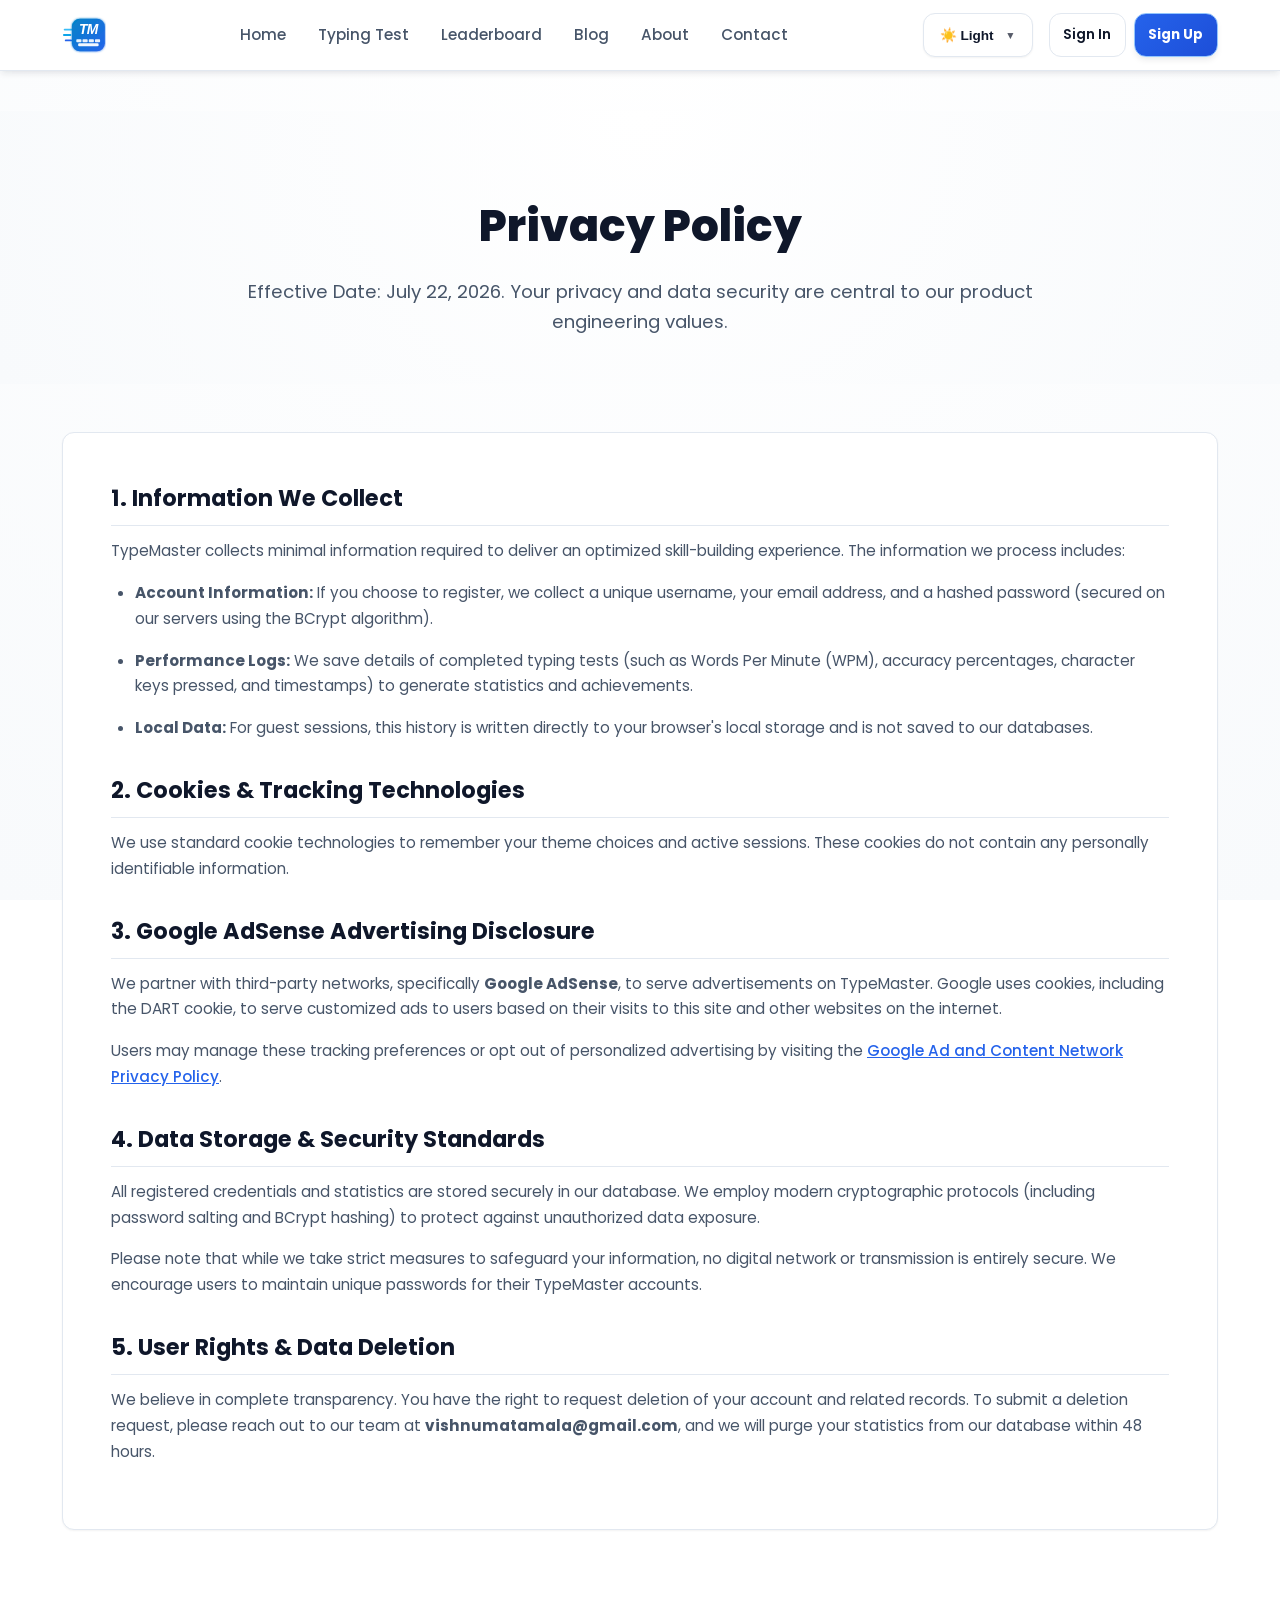
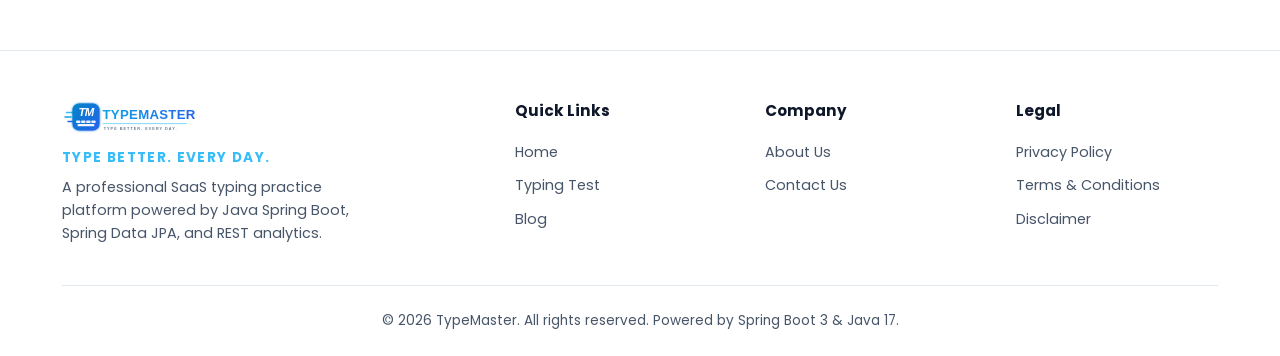
<file: src/main/resources/static/privacy.html>
<!DOCTYPE html>
<html lang="en">
<head>
    <meta charset="UTF-8">
    <meta name="viewport" content="width=device-width, initial-scale=1.0">
    <meta name="description" content="TypeMaster Privacy Policy - Read how we collect, use, and safeguard user account details, cookies, and Google AdSense advertisement data.">
    <meta name="keywords" content="privacy policy, typemaster privacy, adsense cookie disclosure, GDPR compliance">
    <link rel="canonical" href="https://typemaster.com/privacy">
    <title>Privacy Policy - TypeMaster</title>

    <!-- Google Fonts: Consolidated Preloaded Import -->
    <link rel="preconnect" href="https://fonts.googleapis.com">
    <link rel="preconnect" href="https://fonts.gstatic.com" crossorigin>
    <link rel="preload" as="style" href="https://fonts.googleapis.com/css2?family=Alex+Brush&family=Cinzel:wght@500;600;700;800&family=Great+Vibes&family=Inter:wght@400;500;600;700;800&family=Montserrat:wght@400;500;600;700;800&family=Playfair+Display:ital,wght@0,400;0,600;0,700;1,400&family=Plus+Jakarta+Sans:wght@400;500;600;700;800&family=Poppins:ital,wght@0,300;0,400;0,500;0,600;0,700;0,800;1,400&family=Roboto+Mono:wght@400;500;600&display=swap">
    <link rel="stylesheet" href="https://fonts.googleapis.com/css2?family=Alex+Brush&family=Cinzel:wght@500;600;700;800&family=Great+Vibes&family=Inter:wght@400;500;600;700;800&family=Montserrat:wght@400;500;600;700;800&family=Playfair+Display:ital,wght@0,400;0,600;0,700;1,400&family=Plus+Jakarta+Sans:wght@400;500;600;700;800&family=Poppins:ital,wght@0,300;0,400;0,500;0,600;0,700;0,800;1,400&family=Roboto+Mono:wght@400;500;600&display=swap" media="print" onload="this.media='all'">

    <meta name="theme-color" content="#0f172a">

    <!-- Favicon & Touch Icons -->
    <link rel="icon" type="image/png" href="assets/images/logo.png?v=2">
    <link rel="apple-touch-icon" href="assets/images/logo.png?v=2">

    <!-- Global & Page Styles -->
    <link rel="stylesheet" href="assets/css/style.min.css">

    <style>
        .legal-hero {
            padding: 5rem 1rem 3rem;
            text-align: center;
            background: var(--body-bg-radial);
        }
        .legal-title {
            font-size: 2.75rem;
            font-weight: 800;
            color: var(--text-primary);
            margin-bottom: 1rem;
        }
        .legal-subtitle {
            font-size: 1.15rem;
            color: var(--text-secondary);
            max-width: 800px;
            margin: 0 auto;
            line-height: 1.6;
        }
        .legal-content {
            background: var(--card-bg);
            border: 1px solid var(--border-color);
            border-radius: var(--radius-md);
            padding: 3rem;
            box-shadow: var(--shadow-sm);
            margin-top: 3rem;
            margin-bottom: 5rem;
        }
        [data-theme="glassmorphism"] .legal-content {
            background: var(--glass-card-bg, rgba(255, 255, 255, 0.45));
            backdrop-filter: blur(16px);
            border: 1px solid var(--glass-card-border, rgba(255, 255, 255, 0.3));
        }
        .legal-content h2 {
            font-size: 1.4rem;
            font-weight: 700;
            color: var(--text-primary);
            margin-top: 2rem;
            margin-bottom: 0.75rem;
            border-bottom: 1px solid var(--border-color);
            padding-bottom: 0.5rem;
        }
        .legal-content h2:first-of-type {
            margin-top: 0;
        }
        .legal-content p,
        .legal-content li {
            font-size: 0.95rem;
            color: var(--text-secondary);
            line-height: 1.7;
            margin-bottom: 1rem;
        }
        .legal-content ul {
            padding-left: 1.5rem;
            margin-bottom: 1.5rem;
        }
        @media (max-width: 768px) {
            .legal-content {
                padding: 2rem 1.5rem;
            }
            .legal-title {
                font-size: 2.2rem;
            }
        }
    </style>
</head>
<body>
    <!-- Accessibility Skip to Main Content Link -->
    <a href="#main-content" class="skip-link">Skip to main content</a>

    <!-- Header / Navigation Bar -->
    <header class="navbar">
        <div class="container">
            <a href="index.html" class="logo" id="brand-logo">
                <img src="assets/images/logo-icon.svg" alt="TypeMaster Logo" class="brand-logo-icon" width="40" height="40">
            </a>
            <ul class="nav-links" id="nav-menu">
                <li><a href="index.html">Home</a></li>
                <li><a href="typing.html">Typing Test</a></li>
                <li><a href="result.html">Leaderboard</a></li>
                <li><a href="blog.html">Blog</a></li>
                <li><a href="about.html">About</a></li>
                <li><a href="contact.html">Contact</a></li>
            </ul>
            <button class="mobile-toggle" id="mobile-toggle-btn" aria-label="Toggle Navigation Menu">☰</button>
        </div>
    </header>

    <main id="main-content">
        <!-- Privacy Hero Section -->
        <section class="legal-hero">
            <div class="container">
                <h1 class="legal-title">Privacy Policy</h1>
                <p class="legal-subtitle">Effective Date: July 22, 2026. Your privacy and data security are central to our product engineering values.</p>
            </div>
        </section>

        <!-- Policy content -->
        <section class="container">
            <div class="legal-content">
                <h2>1. Information We Collect</h2>
                <p>
                    TypeMaster collects minimal information required to deliver an optimized skill-building experience. The information we process includes:
                </p>
                <ul>
                    <li><strong>Account Information:</strong> If you choose to register, we collect a unique username, your email address, and a hashed password (secured on our servers using the BCrypt algorithm).</li>
                    <li><strong>Performance Logs:</strong> We save details of completed typing tests (such as Words Per Minute (WPM), accuracy percentages, character keys pressed, and timestamps) to generate statistics and achievements.</li>
                    <li><strong>Local Data:</strong> For guest sessions, this history is written directly to your browser's local storage and is not saved to our databases.</li>
                </ul>

                <h2>2. Cookies & Tracking Technologies</h2>
                <p>
                    We use standard cookie technologies to remember your theme choices and active sessions. These cookies do not contain any personally identifiable information.
                </p>

                <h2>3. Google AdSense Advertising Disclosure</h2>
                <p>
                    We partner with third-party networks, specifically <strong>Google AdSense</strong>, to serve advertisements on TypeMaster. Google uses cookies, including the DART cookie, to serve customized ads to users based on their visits to this site and other websites on the internet.
                </p>
                <p>
                    Users may manage these tracking preferences or opt out of personalized advertising by visiting the <a href="https://policies.google.com/technologies/ads" target="_blank" style="color: var(--primary-color); font-weight: 500;">Google Ad and Content Network Privacy Policy</a>.
                </p>

                <h2>4. Data Storage & Security Standards</h2>
                <p>
                    All registered credentials and statistics are stored securely in our database. We employ modern cryptographic protocols (including password salting and BCrypt hashing) to protect against unauthorized data exposure.
                </p>
                <p>
                    Please note that while we take strict measures to safeguard your information, no digital network or transmission is entirely secure. We encourage users to maintain unique passwords for their TypeMaster accounts.
                </p>

                <h2>5. User Rights & Data Deletion</h2>
                <p>
                    We believe in complete transparency. You have the right to request deletion of your account and related records. To submit a deletion request, please reach out to our team at <strong>vishnumatamala@gmail.com</strong>, and we will purge your statistics from our database within 48 hours.
                </p>
            </div>
        </section>
    </main>

    <!-- Footer -->
    <footer class="footer">
        <div class="container">
            <div class="footer-grid">
                <div class="footer-brand">
                    <img src="assets/images/logo.svg" alt="TypeMaster Official Logo" class="footer-logo-img" width="150" height="40">
                    <p style="font-weight: 700; color: #38bdf8; font-size: 0.85rem; letter-spacing: 0.1em; margin-bottom: 0.5rem;">TYPE BETTER. EVERY DAY.</p>
                    <p>A professional SaaS typing practice platform powered by Java Spring Boot, Spring Data JPA, and REST analytics.</p>
                </div>
                <div class="footer-column">
                    <h4>Quick Links</h4>
                    <ul class="footer-links">
                        <li><a href="index.html">Home</a></li>
                        <li><a href="typing.html">Typing Test</a></li>
                        <li><a href="blog.html">Blog</a></li>
                    </ul>
                </div>
                <div class="footer-column">
                    <h4>Company</h4>
                    <ul class="footer-links">
                        <li><a href="about.html">About Us</a></li>
                        <li><a href="contact.html">Contact Us</a></li>
                    </ul>
                </div>
                <div class="footer-column">
                    <h4>Legal</h4>
                    <ul class="footer-links">
                        <li><a href="privacy.html">Privacy Policy</a></li>
                        <li><a href="terms.html">Terms & Conditions</a></li>
                        <li><a href="disclaimer.html">Disclaimer</a></li>
                    </ul>
                </div>
            </div>
            <div class="footer-bottom">
                <p>&copy; 2026 TypeMaster. All rights reserved. Powered by Spring Boot 3 & Java 17.</p>
            </div>
        </div>
    </footer>

    <!-- App JavaScript -->
    <script src="assets/js/app.min.js" defer></script>
    <script>
        if ('serviceWorker' in navigator) {
            navigator.serviceWorker.getRegistrations().then(registrations => {
                for (let r of registrations) r.unregister();
            }).catch(() => {});
            if (window.caches) {
                caches.keys().then(names => {
                    for (let n of names) caches.delete(n);
                });
            }
        }
    </script>
</body>
</html>
</file>
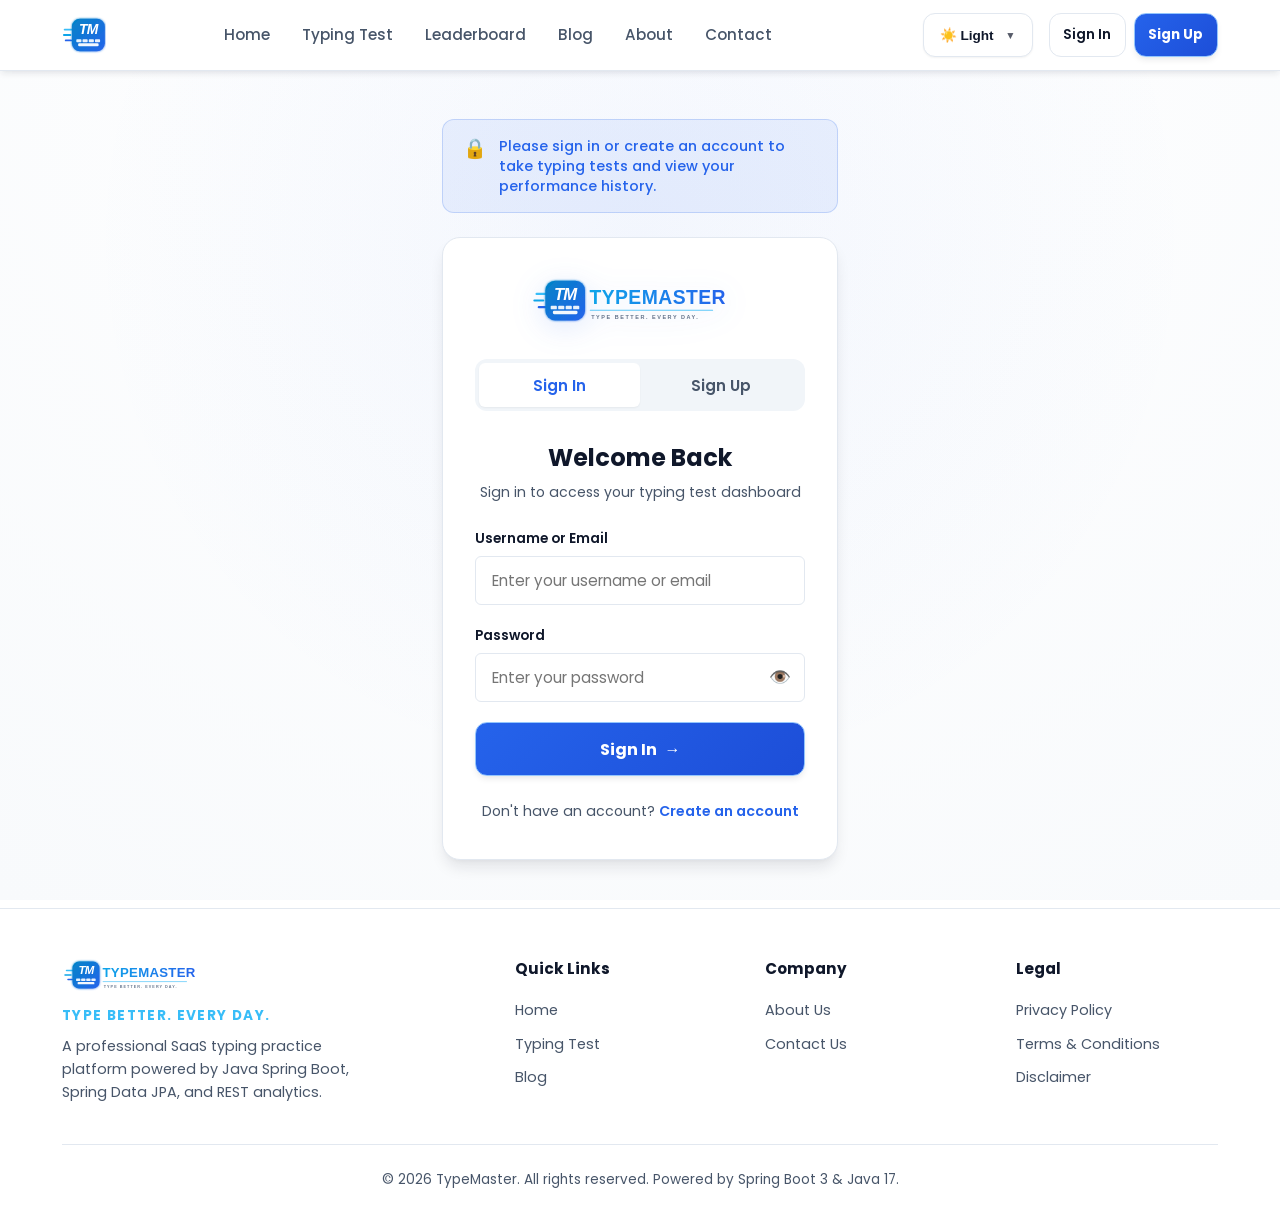
<file: src/main/resources/static/settings.html>
<!DOCTYPE html>
<html lang="en">
<head>
    <meta charset="UTF-8">
    <meta name="viewport" content="width=device-width, initial-scale=1.0">
    <meta name="description" content="TypeMaster Account Settings - Change your password, select app themes, and configure your SaaS user profile preferences.">
    <meta name="keywords" content="typemaster settings, change typing theme, update password, typemaster dashboard">
    <link rel="canonical" href="https://typemaster.com/settings">
    <title>Account Settings - TypeMaster</title>

    <!-- Google Fonts: Consolidated Preloaded Import -->
    <link rel="preconnect" href="https://fonts.googleapis.com">
    <link rel="preconnect" href="https://fonts.gstatic.com" crossorigin>
    <link rel="preload" as="style" href="https://fonts.googleapis.com/css2?family=Alex+Brush&family=Cinzel:wght@500;600;700;800&family=Great+Vibes&family=Inter:wght@400;500;600;700;800&family=Montserrat:wght@400;500;600;700;800&family=Playfair+Display:ital,wght@0,400;0,600;0,700;1,400&family=Plus+Jakarta+Sans:wght@400;500;600;700;800&family=Poppins:ital,wght@0,300;0,400;0,500;0,600;0,700;0,800;1,400&family=Roboto+Mono:wght@400;500;600&display=swap">
    <link rel="stylesheet" href="https://fonts.googleapis.com/css2?family=Alex+Brush&family=Cinzel:wght@500;600;700;800&family=Great+Vibes&family=Inter:wght@400;500;600;700;800&family=Montserrat:wght@400;500;600;700;800&family=Playfair+Display:ital,wght@0,400;0,600;0,700;1,400&family=Plus+Jakarta+Sans:wght@400;500;600;700;800&family=Poppins:ital,wght@0,300;0,400;0,500;0,600;0,700;0,800;1,400&family=Roboto+Mono:wght@400;500;600&display=swap" media="print" onload="this.media='all'">

    <meta name="theme-color" content="#0f172a">

    <!-- Favicon & Touch Icons -->
    <link rel="icon" type="image/png" href="assets/images/logo.png?v=2">
    <link rel="apple-touch-icon" href="assets/images/logo.png?v=2">

    <!-- Global Stylesheet Imports -->
    <link rel="stylesheet" href="assets/css/style.min.css">

    <style>
        .settings-hero {
            padding: 5rem 1rem 3rem;
            text-align: center;
            background: var(--body-bg-radial);
        }
        .settings-title {
            font-size: 2.75rem;
            font-weight: 800;
            color: var(--text-primary);
            margin-bottom: 1rem;
        }
        .settings-subtitle {
            font-size: 1.15rem;
            color: var(--text-secondary);
            max-width: 700px;
            margin: 0 auto;
            line-height: 1.6;
        }
        .settings-grid {
            display: grid;
            grid-template-columns: 1fr 1.5fr;
            gap: 2rem;
            margin-bottom: 5rem;
        }
        .settings-card {
            background: var(--card-bg);
            border: 1px solid var(--border-color);
            border-radius: var(--radius-md);
            padding: 2rem;
            box-shadow: var(--shadow-sm);
        }
        [data-theme="glassmorphism"] .settings-card {
            background: var(--glass-card-bg, rgba(255, 255, 255, 0.45));
            backdrop-filter: blur(16px);
            border: 1px solid var(--glass-card-border, rgba(255, 255, 255, 0.3));
        }
        .settings-card h2 {
            font-size: 1.25rem;
            font-weight: 700;
            color: var(--text-primary);
            margin-bottom: 1.5rem;
            display: flex;
            align-items: center;
            gap: 0.5rem;
        }
        .settings-card p {
            font-size: 0.9rem;
            color: var(--text-secondary);
            margin-bottom: 1.5rem;
            line-height: 1.5;
        }
        .settings-form .form-group {
            margin-bottom: 1.25rem;
        }
        .settings-form label {
            display: block;
            font-size: 0.85rem;
            font-weight: 600;
            color: var(--text-primary);
            margin-bottom: 0.5rem;
        }
        .settings-form input,
        .settings-form select {
            width: 100%;
            padding: 0.75rem 1rem;
            border: 1.5px solid var(--border-color);
            border-radius: var(--radius-sm);
            background: var(--background-color);
            color: var(--text-primary);
            font-family: var(--font-sans);
            font-size: 0.95rem;
            transition: var(--transition-fast);
        }
        .settings-form input:focus,
        .settings-form select:focus {
            border-color: var(--primary-color);
            outline: none;
            box-shadow: 0 0 0 3px rgba(37, 99, 235, 0.15);
        }

        .profile-info-group {
            margin-bottom: 1.5rem;
        }
        .profile-info-label {
            font-size: 0.85rem;
            color: var(--text-secondary);
            font-weight: 600;
            text-transform: uppercase;
            letter-spacing: 0.05em;
            margin-bottom: 0.25rem;
        }
        .profile-info-value {
            font-size: 1.1rem;
            color: var(--text-primary);
            font-weight: 700;
        }
        
        /* Themes Grid */
        .theme-select-grid {
            display: grid;
            grid-template-columns: repeat(auto-fill, minmax(130px, 1fr));
            gap: 1rem;
            margin-top: 1rem;
        }
        .theme-select-card {
            background: var(--body-bg);
            border: 2px solid var(--border-color);
            border-radius: var(--radius-md);
            padding: 1.25rem 0.75rem;
            text-align: center;
            cursor: pointer;
            transition: var(--transition-normal);
        }
        .theme-select-card:hover {
            border-color: var(--primary-color);
            transform: translateY(-3px);
        }
        .theme-select-card.active {
            border-color: var(--primary-color);
            background: rgba(37, 99, 235, 0.05);
            box-shadow: 0 0 10px rgba(37, 99, 235, 0.15);
        }
        .theme-select-icon {
            font-size: 2.2rem;
            margin-bottom: 0.5rem;
        }
        .theme-select-name {
            font-size: 0.95rem;
            font-weight: 600;
            color: var(--text-primary);
        }

        .settings-alert {
            padding: 1rem;
            border-radius: var(--radius-sm);
            font-size: 0.9rem;
            font-weight: 500;
            margin-bottom: 1.5rem;
            display: none;
        }
        .settings-alert.success {
            background: var(--success-bg);
            color: var(--success-color);
            border: 1px solid var(--success-color);
        }
        .settings-alert.error {
            background: var(--error-bg);
            color: var(--error-color);
            border: 1px solid var(--error-color);
        }

        /* Password Input Eye Toggle */
        .password-input-wrapper {
            position: relative;
            display: flex;
            align-items: center;
            width: 100%;
        }
        .password-input-wrapper input {
            padding-right: 3rem;
            letter-spacing: 0.08em;
        }
        .password-input-wrapper input[type="text"] {
            letter-spacing: normal;
        }
        .toggle-password-btn {
            position: absolute;
            right: 0.6rem;
            background: transparent;
            border: none;
            cursor: pointer;
            padding: 0.4rem 0.5rem;
            color: var(--text-light);
            border-radius: var(--radius-sm);
            display: flex;
            align-items: center;
            justify-content: center;
            transition: var(--transition-fast);
            user-select: none;
            line-height: 1;
        }
        .toggle-password-btn:hover {
            background: rgba(0,0,0,0.06);
            color: var(--primary-color);
        }
        .toggle-password-btn svg {
            width: 18px;
            height: 18px;
            display: block;
            pointer-events: none;
        }

        /* Password Strength Bar */
        .password-strength-bar {
            margin-top: 0.5rem;
            height: 4px;
            background: var(--border-color);
            border-radius: var(--radius-full);
            overflow: hidden;
        }
        .password-strength-fill {
            height: 100%;
            width: 0%;
            border-radius: var(--radius-full);
            transition: width 0.3s ease, background-color 0.3s ease;
        }
        .password-strength-text {
            font-size: 0.75rem;
            font-weight: 600;
            margin-top: 0.3rem;
            min-height: 1rem;
        }

        /* Profile Avatar Uploader */
        .avatar-section {
            display: flex;
            align-items: center;
            gap: 1.25rem;
            margin-bottom: 1.75rem;
            padding-bottom: 1.5rem;
            border-bottom: 1px solid var(--border-color);
        }
        .avatar-preview-container {
            position: relative;
            width: 88px;
            height: 88px;
            border-radius: 50%;
            cursor: pointer;
            overflow: hidden;
            flex-shrink: 0;
            box-shadow: 0 4px 14px rgba(37, 99, 235, 0.2);
            border: 3px solid var(--primary-color);
            background: var(--background-color);
            transition: var(--transition-normal);
        }
        .avatar-preview-container:hover {
            transform: scale(1.04);
            border-color: var(--primary-hover);
        }
        .avatar-preview-container:hover .avatar-overlay {
            opacity: 1;
        }
        .avatar-img {
            width: 100%;
            height: 100%;
            object-fit: cover;
            border-radius: 50%;
            display: block;
        }
        .avatar-initials {
            width: 100%;
            height: 100%;
            border-radius: 50%;
            background: linear-gradient(135deg, #2563eb, #7c3aed);
            color: #ffffff;
            display: flex;
            align-items: center;
            justify-content: center;
            font-size: 2.2rem;
            font-weight: 800;
            text-transform: uppercase;
            letter-spacing: -0.02em;
        }
        .avatar-overlay {
            position: absolute;
            inset: 0;
            background: rgba(15, 23, 42, 0.65);
            backdrop-filter: blur(2px);
            color: #ffffff;
            display: flex;
            flex-direction: column;
            align-items: center;
            justify-content: center;
            opacity: 0;
            transition: opacity 0.2s ease;
            border-radius: 50%;
        }
        .avatar-camera-icon {
            font-size: 1.25rem;
            line-height: 1;
        }
        .avatar-upload-text {
            font-size: 0.65rem;
            font-weight: 700;
            text-transform: uppercase;
            letter-spacing: 0.05em;
            margin-top: 2px;
        }
        .avatar-info-col {
            display: flex;
            flex-direction: column;
            gap: 0.4rem;
        }
        .avatar-info-title {
            font-size: 0.95rem;
            font-weight: 700;
            color: var(--text-primary);
        }
        .avatar-info-desc {
            font-size: 0.8rem;
            color: var(--text-secondary);
            line-height: 1.4;
        }
        .avatar-btn-row {
            display: flex;
            gap: 0.5rem;
            margin-top: 0.3rem;
            flex-wrap: wrap;
        }
        .avatar-btn {
            padding: 0.35rem 0.75rem;
            font-size: 0.78rem;
            font-weight: 600;
            border-radius: var(--radius-sm);
            cursor: pointer;
            transition: var(--transition-fast);
            border: 1px solid transparent;
        }
        .avatar-btn-upload {
            background: var(--primary-color);
            color: #ffffff;
        }
        .avatar-btn-upload:hover {
            background: var(--primary-hover);
        }
        .avatar-btn-remove {
            background: transparent;
            color: var(--error-color);
            border-color: rgba(239, 68, 68, 0.3);
        }
        .avatar-btn-remove:hover {
            background: rgba(239, 68, 68, 0.08);
            border-color: var(--error-color);
        }

        /* Username Edit Row */
        .username-edit-row {
            display: flex;
            align-items: center;
            gap: 0.6rem;
            flex-wrap: wrap;
        }
        .username-display-text {
            font-size: 1.1rem;
            color: var(--text-primary);
            font-weight: 700;
            flex: 1;
            min-width: 0;
            word-break: break-all;
        }
        .edit-username-btn {
            display: inline-flex;
            align-items: center;
            gap: 0.3rem;
            padding: 0.3rem 0.75rem;
            font-size: 0.78rem;
            font-weight: 600;
            color: var(--primary-color);
            background: rgba(37,99,235,0.08);
            border: 1px solid rgba(37,99,235,0.2);
            border-radius: var(--radius-full);
            cursor: pointer;
            transition: var(--transition-fast);
            white-space: nowrap;
            flex-shrink: 0;
        }
        .edit-username-btn:hover {
            background: var(--primary-color);
            color: #fff;
            border-color: var(--primary-color);
        }

        /* Username inline edit form */
        .username-edit-form {
            display: none;
            margin-top: 0.75rem;
            gap: 0.5rem;
            flex-direction: column;
        }
        .username-edit-form.open {
            display: flex;
        }
        .username-edit-input-row {
            display: flex;
            gap: 0.5rem;
            align-items: center;
        }
        .username-edit-input {
            flex: 1;
            padding: 0.6rem 0.9rem;
            border: 1.5px solid var(--border-color);
            border-radius: var(--radius-sm);
            background: var(--background-color);
            color: var(--text-primary);
            font-family: var(--font-sans);
            font-size: 0.92rem;
            transition: var(--transition-fast);
            min-width: 0;
        }
        .username-edit-input:focus {
            border-color: var(--primary-color);
            outline: none;
            box-shadow: 0 0 0 3px rgba(37,99,235,0.12);
        }
        .username-save-btn {
            padding: 0.6rem 1rem;
            background: var(--primary-color);
            color: #fff;
            border: none;
            border-radius: var(--radius-sm);
            font-family: var(--font-sans);
            font-size: 0.85rem;
            font-weight: 700;
            cursor: pointer;
            transition: var(--transition-fast);
            white-space: nowrap;
            flex-shrink: 0;
        }
        .username-save-btn:hover {
            background: var(--primary-hover);
        }
        .username-save-btn:disabled {
            opacity: 0.6;
            cursor: not-allowed;
        }
        .username-cancel-btn {
            padding: 0.6rem 0.9rem;
            background: transparent;
            color: var(--text-secondary);
            border: 1.5px solid var(--border-color);
            border-radius: var(--radius-sm);
            font-family: var(--font-sans);
            font-size: 0.85rem;
            font-weight: 600;
            cursor: pointer;
            transition: var(--transition-fast);
            white-space: nowrap;
            flex-shrink: 0;
        }
        .username-cancel-btn:hover {
            border-color: var(--error-color);
            color: var(--error-color);
        }
        .username-hint {
            font-size: 0.75rem;
            color: var(--text-light);
            margin-top: 0.25rem;
        }
        .username-alert {
            font-size: 0.8rem;
            font-weight: 500;
            padding: 0.5rem 0.75rem;
            border-radius: var(--radius-sm);
            display: none;
        }
        .username-alert.error { background: var(--error-bg); color: var(--error-color); border: 1px solid var(--error-color); }
        .username-alert.success { background: var(--success-bg); color: var(--success-color); border: 1px solid var(--success-color); }

        @media (max-width: 768px) {
            .settings-grid {
                grid-template-columns: 1fr;
            }
            .settings-title {
                font-size: 2.2rem;
            }
        }
    </style>
</head>
<body>
    <!-- Accessibility Skip to Main Content Link -->
    <a href="#main-content" class="skip-link">Skip to main content</a>

    <!-- Header / Navigation Bar -->
    <header class="navbar">
        <div class="container">
            <a href="index.html" class="logo" id="brand-logo">
                <img src="assets/images/logo-icon.svg" alt="TypeMaster Logo" class="brand-logo-icon" width="40" height="40">
            </a>
            <ul class="nav-links" id="nav-menu">
                <li><a href="index.html">Home</a></li>
                <li><a href="typing.html">Typing Test</a></li>
                <li><a href="result.html">Leaderboard</a></li>
                <li><a href="blog.html">Blog</a></li>
                <li><a href="about.html">About</a></li>
                <li><a href="contact.html">Contact</a></li>
            </ul>
            <button class="mobile-toggle" id="mobile-toggle-btn" aria-label="Toggle Navigation Menu">☰</button>
        </div>
    </header>

    <main id="main-content">
        <!-- Settings Hero Section -->
        <section class="settings-hero">
            <div class="container">
                <h1 class="settings-title">Account Preferences</h1>
                <p class="settings-subtitle">Manage your password security and application interface theme configurations.</p>
            </div>
        </section>

        <!-- Settings Content Grid -->
        <section class="container">
            <div id="settings-alert-box" class="settings-alert"></div>

            <div class="settings-grid">
                <!-- Left: Profile & Themes Card -->
                <div style="display: flex; flex-direction: column; gap: 2rem;">
                    <!-- User Profile Card -->
                    <div class="settings-card">
                        <h2>👤 Profile Info</h2>
                        <!-- Profile Avatar Section -->
                        <div class="avatar-section">
                            <div class="avatar-preview-container" onclick="triggerAvatarSelect()" title="Click to upload profile photo">
                                <img id="avatar-img-preview" src="" alt="Profile Picture" class="avatar-img" style="display:none;">
                                <div id="avatar-initials-fallback" class="avatar-initials">U</div>
                                <div class="avatar-overlay">
                                    <span class="avatar-camera-icon">📷</span>
                                    <span class="avatar-upload-text">Upload</span>
                                </div>
                            </div>
                            <input type="file" id="avatar-file-input" accept="image/png, image/jpeg, image/webp, image/gif" style="display: none;" onchange="handleAvatarFileSelect(event)">
                            <div class="avatar-info-col">
                                <div class="avatar-info-title">Profile Picture</div>
                                <div class="avatar-info-desc">JPG, PNG, GIF or WEBP. Maximum file size 2MB.</div>
                                <div class="avatar-btn-row">
                                    <button type="button" class="avatar-btn avatar-btn-upload" onclick="triggerAvatarSelect()">📷 Upload Photo</button>
                                    <button type="button" class="avatar-btn avatar-btn-remove" id="remove-avatar-btn" style="display: none;" onclick="removeAvatar()">🗑️ Remove</button>
                                </div>
                            </div>
                        </div>
                        <!-- Username with inline edit -->
                        <div class="profile-info-group">
                            <div class="profile-info-label">Username</div>
                            <div class="username-edit-row">
                                <span class="username-display-text" id="profile-username">Loading...</span>
                                <button type="button" class="edit-username-btn" id="open-edit-username-btn" aria-label="Edit username" onclick="openUsernameEdit()">
                                    ✏️ Edit
                                </button>
                            </div>
                            <!-- Inline edit form (hidden by default) -->
                            <div class="username-edit-form" id="username-edit-form" role="form" aria-label="Edit username">
                                <div class="username-edit-input-row">
                                    <input type="text" class="username-edit-input" id="new-username-input"
                                        placeholder="Enter new username"
                                        minlength="3" maxlength="30"
                                        autocomplete="username"
                                        aria-label="New username">
                                    <button type="button" class="username-save-btn" id="save-username-btn" onclick="saveUsername()">Save</button>
                                    <button type="button" class="username-cancel-btn" onclick="cancelUsernameEdit()">Cancel</button>
                                </div>
                                <span class="username-hint">3–30 characters. Letters, numbers, and underscores only.</span>
                                <div class="username-alert" id="username-alert" role="alert"></div>
                            </div>
                        </div>
                        <!-- Email (read-only) -->
                        <div class="profile-info-group" style="margin-bottom: 0;">
                            <div class="profile-info-label">Email Address</div>
                            <div class="profile-info-value" id="profile-email">Loading...</div>
                        </div>
                    </div>

                    <!-- Audio & Typing Sound Effects Card -->
                    <div class="settings-card">
                        <h2>🔊 Audio &amp; Sound FX Preferences</h2>
                        <p>Customize your typing keypress sounds, select sound packs, and adjust volume levels.</p>

                        <!-- Master Toggle -->
                        <div class="form-group" style="display: flex; align-items: center; justify-content: space-between; margin-bottom: 1.25rem;">
                            <div>
                                <label style="margin-bottom: 0.2rem; font-weight: 700;">Sound FX Master Toggle</label>
                                <span style="font-size: 0.8rem; color: var(--text-secondary);">Enable keypress sounds and completion chimes</span>
                            </div>
                            <button type="button" class="btn btn-outline" id="settings-sound-toggle-btn" onclick="handleSettingsSoundToggle()" style="padding: 0.4rem 0.9rem; font-size: 0.85rem; font-weight: 700;">
                                🔊 Sound FX: ON
                            </button>
                        </div>

                        <!-- Sound Pack Selector -->
                        <div class="form-group" style="margin-bottom: 1.25rem;">
                            <label for="settings-sound-pack-select">Typing Sound Pack</label>
                            <select id="settings-sound-pack-select" class="duration-select" onchange="handleSettingsSoundPackChange(this.value)">
                                <option value="mechanical" selected>⌨️ Mechanical Keyboard (Cherry MX Clicky)</option>
                                <option value="typewriter">📜 Classic Typewriter (Vintage Metal)</option>
                                <option value="digital">🧼 Digital Pop (Soft Bubble)</option>
                                <option value="minimal">🔔 Minimal Crisp (Modern Beep)</option>
                            </select>
                        </div>

                        <!-- Volume Slider -->
                        <div class="form-group" style="margin-bottom: 1.25rem;">
                            <div style="display: flex; justify-content: space-between; align-items: center; margin-bottom: 0.4rem;">
                                <label for="settings-volume-slider" style="margin-bottom: 0;">Volume Level</label>
                                <span id="settings-volume-value" style="font-weight: 700; color: var(--primary-color); font-size: 0.85rem;">15%</span>
                            </div>
                            <input type="range" id="settings-volume-slider" min="0" max="100" value="15" style="width: 100%; accent-color: var(--primary-color); cursor: pointer;" oninput="handleSettingsVolumeChange(this.value)">
                        </div>

                        <!-- Test Audio Preview Button -->
                        <button type="button" class="btn btn-primary" onclick="testSoundPreview()" style="width: 100%; justify-content: center; padding: 0.65rem; font-size: 0.88rem; margin-top: 0.5rem;">
                            🔊 Test Sound Effect
                        </button>
                    </div>
                </div>

                <!-- Right: Password Settings Card -->
                <div class="settings-card">
                    <h2>🔒 Change Password</h2>
                    <form id="password-change-form" class="settings-form" novalidate>
                        <div class="form-group">
                            <label for="new-password">New Password</label>
                            <div class="password-input-wrapper">
                                <input type="password" id="new-password" name="new-password" required
                                    placeholder="Enter new password (min. 4 characters)"
                                    autocomplete="new-password"
                                    aria-describedby="pwd-strength-text">
                                <button type="button" class="toggle-password-btn" aria-label="Show new password" onclick="togglePasswordVisibility('new-password', this)">
                                    <!-- Eye open icon -->
                                    <svg class="eye-show" xmlns="http://www.w3.org/2000/svg" viewBox="0 0 24 24" fill="none" stroke="currentColor" stroke-width="2" stroke-linecap="round" stroke-linejoin="round" aria-hidden="true">
                                        <path d="M1 12S5 5 12 5s11 7 11 7-4 7-11 7S1 12 1 12z"/>
                                        <circle cx="12" cy="12" r="3"/>
                                    </svg>
                                    <!-- Eye off icon (hidden by default) -->
                                    <svg class="eye-hide" xmlns="http://www.w3.org/2000/svg" viewBox="0 0 24 24" fill="none" stroke="currentColor" stroke-width="2" stroke-linecap="round" stroke-linejoin="round" aria-hidden="true" style="display:none">
                                        <path d="M17.94 17.94A10.07 10.07 0 0 1 12 20c-7 0-11-8-11-8a18.45 18.45 0 0 1 5.06-5.94"/>
                                        <path d="M9.9 4.24A9.12 9.12 0 0 1 12 4c7 0 11 8 11 8a18.5 18.5 0 0 1-2.16 3.19"/>
                                        <line x1="1" y1="1" x2="23" y2="23"/>
                                    </svg>
                                </button>
                            </div>
                            <!-- Password strength indicator -->
                            <div class="password-strength-bar" aria-hidden="true">
                                <div class="password-strength-fill" id="pwd-strength-fill"></div>
                            </div>
                            <div class="password-strength-text" id="pwd-strength-text" aria-live="polite"></div>
                        </div>
                        <div class="form-group">
                            <label for="confirm-password">Confirm New Password</label>
                            <div class="password-input-wrapper">
                                <input type="password" id="confirm-password" name="confirm-password" required
                                    placeholder="Confirm new password"
                                    autocomplete="new-password">
                                <button type="button" class="toggle-password-btn" aria-label="Show confirm password" onclick="togglePasswordVisibility('confirm-password', this)">
                                    <svg class="eye-show" xmlns="http://www.w3.org/2000/svg" viewBox="0 0 24 24" fill="none" stroke="currentColor" stroke-width="2" stroke-linecap="round" stroke-linejoin="round" aria-hidden="true">
                                        <path d="M1 12S5 5 12 5s11 7 11 7-4 7-11 7S1 12 1 12z"/>
                                        <circle cx="12" cy="12" r="3"/>
                                    </svg>
                                    <svg class="eye-hide" xmlns="http://www.w3.org/2000/svg" viewBox="0 0 24 24" fill="none" stroke="currentColor" stroke-width="2" stroke-linecap="round" stroke-linejoin="round" aria-hidden="true" style="display:none">
                                        <path d="M17.94 17.94A10.07 10.07 0 0 1 12 20c-7 0-11-8-11-8a18.45 18.45 0 0 1 5.06-5.94"/>
                                        <path d="M9.9 4.24A9.12 9.12 0 0 1 12 4c7 0 11 8 11 8a18.5 18.5 0 0 1-2.16 3.19"/>
                                        <line x1="1" y1="1" x2="23" y2="23"/>
                                    </svg>
                                </button>
                            </div>
                        </div>
                        <button type="submit" class="btn btn-primary" style="width: 100%; justify-content: center; padding: 0.85rem; margin-top: 1rem;">Update Password →</button>
                    </form>
                </div>
            </div>
        </section>
    </main>

    <!-- Footer -->
    <footer class="footer">
        <div class="container">
            <div class="footer-grid">
                <div class="footer-brand">
                    <img src="assets/images/logo.svg" alt="TypeMaster Official Logo" class="footer-logo-img" width="150" height="40">
                    <p style="font-weight: 700; color: #38bdf8; font-size: 0.85rem; letter-spacing: 0.1em; margin-bottom: 0.5rem;">TYPE BETTER. EVERY DAY.</p>
                    <p>A professional SaaS typing practice platform powered by Java Spring Boot, Spring Data JPA, and REST analytics.</p>
                </div>
                <div class="footer-column">
                    <h4>Quick Links</h4>
                    <ul class="footer-links">
                        <li><a href="index.html">Home</a></li>
                        <li><a href="typing.html">Typing Test</a></li>
                        <li><a href="blog.html">Blog</a></li>
                    </ul>
                </div>
                <div class="footer-column">
                    <h4>Company</h4>
                    <ul class="footer-links">
                        <li><a href="about.html">About Us</a></li>
                        <li><a href="contact.html">Contact Us</a></li>
                    </ul>
                </div>
                <div class="footer-column">
                    <h4>Legal</h4>
                    <ul class="footer-links">
                        <li><a href="privacy.html">Privacy Policy</a></li>
                        <li><a href="terms.html">Terms & Conditions</a></li>
                        <li><a href="disclaimer.html">Disclaimer</a></li>
                    </ul>
                </div>
            </div>
            <div class="footer-bottom">
                <p>&copy; 2026 TypeMaster. All rights reserved. Powered by Spring Boot 3 & Java 17.</p>
            </div>
        </div>
    </footer>

    <!-- App JavaScript -->
    <script src="assets/js/app.min.js" defer></script>
    <script>
        document.addEventListener("DOMContentLoaded", () => {
            const user = getCurrentUser();
            if (!user || !user.username) {
                window.location.href = "auth.html?notice=1&redirect=settings.html";
                return;
            }

            // Populate User Info & Avatar
            document.getElementById("profile-username").textContent = user.username;
            document.getElementById("profile-email").textContent = user.email || "Not Provided";
            updateAvatarUI(user.profilePicture, user.username);
            if (typeof initSoundSettingsUI === "function") initSoundSettingsUI();

            // Setup Password Form
            const form = document.getElementById("password-change-form");
            if (form) form.addEventListener("submit", handlePasswordUpdate);

            // Setup Username Edit Input Key Handlers
            const usernameInput = document.getElementById("new-username-input");
            if (usernameInput) {
                usernameInput.addEventListener("keydown", (e) => {
                    if (e.key === "Enter") {
                        e.preventDefault();
                        saveUsername();
                    } else if (e.key === "Escape") {
                        cancelUsernameEdit();
                    }
                });
            }
        });

        /* ==========================================
           AVATAR PROFILE PICTURE FUNCTIONS
           ========================================== */

        function updateAvatarUI(profilePic, username) {
            const imgEl = document.getElementById("avatar-img-preview");
            const initialsEl = document.getElementById("avatar-initials-fallback");
            const removeBtn = document.getElementById("remove-avatar-btn");

            if (!imgEl || !initialsEl) return;

            if (profilePic) {
                imgEl.src = profilePic;
                imgEl.style.display = "block";
                initialsEl.style.display = "none";
                if (removeBtn) removeBtn.style.display = "inline-block";
            } else {
                imgEl.style.display = "none";
                imgEl.src = "";
                initialsEl.style.display = "flex";
                const initial = (username || "U").charAt(0).toUpperCase();
                initialsEl.textContent = initial;
                if (removeBtn) removeBtn.style.display = "none";
            }
        }

        function triggerAvatarSelect() {
            const input = document.getElementById("avatar-file-input");
            if (input) input.click();
        }

        async function handleAvatarFileSelect(event) {
            const file = event.target.files && event.target.files[0];
            if (!file) return;

            if (!file.type.startsWith("image/")) {
                showUsernameAlert("Please select a valid image file (PNG, JPG, WEBP, GIF).", "error");
                return;
            }

            if (file.size > 5 * 1024 * 1024) {
                showUsernameAlert("Selected image size exceeds 5MB. Please choose a smaller image.", "error");
                return;
            }

            try {
                const base64Image = await compressImageFile(file, 256, 256, 0.85);
                const user = getCurrentUser();
                if (!user || !user.username) return;

                // Show immediate local preview
                updateAvatarUI(base64Image, user.username);

                // Upload to backend
                const response = await fetch("/api/auth/upload-avatar", {
                    method: "POST",
                    headers: { "Content-Type": "application/json" },
                    body: JSON.stringify({
                        username: user.username,
                        profilePicture: base64Image
                    })
                });

                const data = await response.json();

                if (response.ok && data.success) {
                    user.profilePicture = base64Image;
                    localStorage.setItem("typeMaster_user", JSON.stringify(user));
                    if (typeof renderAuthNavbar === "function") renderAuthNavbar();
                    showUsernameAlert("✓ Profile picture updated successfully!", "success");
                } else {
                    showUsernameAlert(data.message || "Failed to upload avatar.", "error");
                }
            } catch (err) {
                console.error("Avatar Upload Error:", err);
                showUsernameAlert("Error processing avatar image.", "error");
            } finally {
                event.target.value = "";
            }
        }

        async function removeAvatar() {
            const user = getCurrentUser();
            if (!user || !user.username) return;

            try {
                const response = await fetch("/api/auth/upload-avatar", {
                    method: "POST",
                    headers: { "Content-Type": "application/json" },
                    body: JSON.stringify({
                        username: user.username,
                        profilePicture: null
                    })
                });

                const data = await response.json();

                if (response.ok && data.success) {
                    user.profilePicture = null;
                    localStorage.setItem("typeMaster_user", JSON.stringify(user));
                    updateAvatarUI(null, user.username);
                    if (typeof renderAuthNavbar === "function") renderAuthNavbar();
                    showUsernameAlert("✓ Profile picture removed.", "success");
                }
            } catch (err) {
                console.error("Remove Avatar Error:", err);
            }
        }

        function compressImageFile(file, maxWidth, maxHeight, quality) {
            return new Promise((resolve, reject) => {
                const reader = new FileReader();
                reader.onload = (e) => {
                    const img = new Image();
                    img.onload = () => {
                        const canvas = document.createElement("canvas");
                        let width = img.width;
                        let height = img.height;

                        if (width > height) {
                            if (width > maxWidth) {
                                height = Math.round((height * maxWidth) / width);
                                width = maxWidth;
                            }
                        } else {
                            if (height > maxHeight) {
                                width = Math.round((width * maxHeight) / height);
                                height = maxHeight;
                            }
                        }

                        canvas.width = width;
                        canvas.height = height;
                        const ctx = canvas.getContext("2d");
                        ctx.drawImage(img, 0, 0, width, height);
                        resolve(canvas.toDataURL("image/jpeg", quality));
                    };
                    img.onerror = (err) => reject(err);
                    img.src = e.target.result;
                };
                reader.onerror = (err) => reject(err);
                reader.readAsDataURL(file);
            });
        }

        function openUsernameEdit() {
            const user = getCurrentUser();
            if (!user) return;

            const form = document.getElementById("username-edit-form");
            const input = document.getElementById("new-username-input");
            const alertBox = document.getElementById("username-alert");

            if (!form || !input) return;

            input.value = user.username || "";
            if (alertBox) {
                alertBox.style.display = "none";
                alertBox.className = "username-alert";
                alertBox.textContent = "";
            }

            form.classList.add("open");
            input.focus();
            input.select();
        }

        function cancelUsernameEdit() {
            const form = document.getElementById("username-edit-form");
            const alertBox = document.getElementById("username-alert");

            if (form) form.classList.remove("open");
            if (alertBox) {
                alertBox.style.display = "none";
                alertBox.textContent = "";
            }
        }

        async function saveUsername() {
            const user = getCurrentUser();
            if (!user || !user.username) {
                window.location.href = "auth.html?notice=1&redirect=settings.html";
                return;
            }

            const input = document.getElementById("new-username-input");
            const saveBtn = document.getElementById("save-username-btn");
            const alertBox = document.getElementById("username-alert");

            if (!input || !saveBtn || !alertBox) return;

            const newUsername = input.value.trim();
            const currentUsername = user.username;

            alertBox.style.display = "none";
            alertBox.className = "username-alert";

            if (!newUsername) {
                showUsernameAlert("Username cannot be empty.", "error");
                return;
            }

            if (newUsername.length < 3 || newUsername.length > 30) {
                showUsernameAlert("Username must be between 3 and 30 characters.", "error");
                return;
            }

            if (!/^[a-zA-Z0-9_]+$/.test(newUsername)) {
                showUsernameAlert("Username can only contain letters, numbers, and underscores.", "error");
                return;
            }

            if (newUsername === currentUsername) {
                showUsernameAlert("New username is identical to current username.", "error");
                return;
            }

            saveBtn.disabled = true;
            const originalText = saveBtn.textContent;
            saveBtn.textContent = "Saving...";

            try {
                const response = await fetch("/api/auth/change-username", {
                    method: "POST",
                    headers: { "Content-Type": "application/json" },
                    body: JSON.stringify({
                        username: currentUsername,
                        newUsername: newUsername
                    })
                });

                const data = await response.json();

                if (response.ok && data.success) {
                    // Update LocalStorage User session
                    user.username = data.username || newUsername;
                    localStorage.setItem("typeMaster_user", JSON.stringify(user));

                    if (data.token) {
                        localStorage.setItem("typeMaster_jwtToken", data.token);
                    }

                    // Update history username in localStorage
                    try {
                        const historyData = localStorage.getItem("typeMaster_userHistory");
                        if (historyData) {
                            let history = JSON.parse(historyData);
                            if (Array.isArray(history)) {
                                history = history.map(item => {
                                    if (item.username === currentUsername) {
                                        item.username = newUsername;
                                    }
                                    return item;
                                });
                                localStorage.setItem("typeMaster_userHistory", JSON.stringify(history));
                            }
                        }
                    } catch (e) {
                        console.error("Failed to update local history username:", e);
                    }

                    // Update DOM text
                    document.getElementById("profile-username").textContent = newUsername;

                    // Update Navbar User Badge
                    if (typeof renderAuthNavbar === "function") {
                        renderAuthNavbar();
                    }

                    showUsernameAlert("✓ Username updated successfully!", "success");

                    setTimeout(() => {
                        cancelUsernameEdit();
                    }, 1200);

                } else {
                    showUsernameAlert(data.message || "Failed to update username.", "error");
                }
            } catch (err) {
                console.error("Save Username Error:", err);
                showUsernameAlert("Network or server error. Please try again.", "error");
            } finally {
                saveBtn.disabled = false;
                saveBtn.textContent = originalText;
            }
        }

        function showUsernameAlert(msg, type) {
            const alertBox = document.getElementById("username-alert");
            if (!alertBox) return;
            alertBox.textContent = msg;
            alertBox.className = "username-alert " + type;
            alertBox.style.display = "block";
        }

        window.openUsernameEdit = openUsernameEdit;
        window.cancelUsernameEdit = cancelUsernameEdit;
        window.saveUsername = saveUsername;
        window.triggerAvatarSelect = triggerAvatarSelect;
        window.handleAvatarFileSelect = handleAvatarFileSelect;
        window.removeAvatar = removeAvatar;

        // Sound Settings Handlers
        function initSoundSettingsUI() {
            const toggleBtn = document.getElementById('settings-sound-toggle-btn');
            const packSelect = document.getElementById('settings-sound-pack-select');
            const volSlider = document.getElementById('settings-volume-slider');
            const volValue = document.getElementById('settings-volume-value');

            if (toggleBtn) {
                const enabled = typeof isSoundEnabled === 'function' ? isSoundEnabled() : true;
                toggleBtn.textContent = enabled ? '🔊 Sound FX: ON' : '🔇 Sound FX: OFF';
                toggleBtn.classList.toggle('active', enabled);
            }

            if (packSelect) {
                const currentPack = typeof getSoundPack === 'function' ? getSoundPack() : 'mechanical';
                packSelect.value = currentPack;
            }

            if (volSlider && volValue) {
                const currentVol = typeof getSoundVolume === 'function' ? getSoundVolume() : 0.15;
                const pct = Math.round(currentVol * 100);
                volSlider.value = pct;
                volValue.textContent = pct + '%';
            }
        }

        function handleSettingsSoundToggle() {
            if (typeof toggleSoundFX === 'function') {
                const next = toggleSoundFX();
                const toggleBtn = document.getElementById('settings-sound-toggle-btn');
                if (toggleBtn) {
                    toggleBtn.textContent = next ? '🔊 Sound FX: ON' : '🔇 Sound FX: OFF';
                    toggleBtn.classList.toggle('active', next);
                }
            }
        }

        function handleSettingsSoundPackChange(val) {
            if (typeof setSoundPack === 'function') {
                setSoundPack(val);
            }
            if (typeof playSoundFX === 'function') {
                playSoundFX('preview', val);
            }
        }

        function handleSettingsVolumeChange(val) {
            const volPct = parseInt(val, 10);
            const floatVal = volPct / 100;
            if (typeof setSoundVolume === 'function') {
                setSoundVolume(floatVal);
            }
            const volValue = document.getElementById('settings-volume-value');
            if (volValue) volValue.textContent = volPct + '%';
        }

        function testSoundPreview() {
            if (typeof playSoundFX === 'function') {
                const packSelect = document.getElementById('settings-sound-pack-select');
                const selectedPack = packSelect ? packSelect.value : 'mechanical';
                playSoundFX('preview', selectedPack);
            }
        }

        window.handleSettingsSoundToggle = handleSettingsSoundToggle;
        window.handleSettingsSoundPackChange = handleSettingsSoundPackChange;
        window.handleSettingsVolumeChange = handleSettingsVolumeChange;
        window.testSoundPreview = testSoundPreview;

        function togglePasswordVisibility(inputId, btn) {
            const input = document.getElementById(inputId);
            if (!input) return;

            const eyeIcon = btn.querySelector('.eye-icon');
            if (input.type === 'password') {
                input.type = 'text';
                if (eyeIcon) eyeIcon.textContent = '🙈';
                btn.setAttribute('title', 'Hide password');
            } else {
                input.type = 'password';
                if (eyeIcon) eyeIcon.textContent = '👁️';
                btn.setAttribute('title', 'Show password');
            }
        }

        async function handlePasswordUpdate(e) {
            e.preventDefault();
            const alertBox = document.getElementById("settings-alert-box");
            alertBox.style.display = "none";
            alertBox.className = "settings-alert";

            const newPassword = document.getElementById("new-password").value;
            const confirmPassword = document.getElementById("confirm-password").value;
            const user = getCurrentUser();

            if (newPassword !== confirmPassword) {
                alertBox.textContent = "Error: New passwords do not match.";
                alertBox.className = "settings-alert error";
                alertBox.style.display = "block";
                return;
            }

            if (newPassword.length < 4) {
                alertBox.textContent = "Error: New password must be at least 4 characters long.";
                alertBox.className = "settings-alert error";
                alertBox.style.display = "block";
                return;
            }

            const submitBtn = e.target.querySelector("button[type='submit']");
            const originalText = submitBtn.textContent;
            submitBtn.textContent = "Updating...";
            submitBtn.disabled = true;

            try {
                const response = await fetch("/api/auth/change-password", {
                    method: "POST",
                    headers: { "Content-Type": "application/json" },
                    body: JSON.stringify({
                        username: user.username,
                        oldPassword: "",
                        newPassword: newPassword
                    })
                });

                const data = await response.json();

                if (response.ok && data.success) {
                    alertBox.textContent = "✓ Success! Password updated successfully.";
                    alertBox.className = "settings-alert success";
                    alertBox.style.display = "block";
                    document.getElementById("password-change-form").reset();
                } else {
                    alertBox.textContent = "Error: " + (data.message || "Failed to update password.");
                    alertBox.className = "settings-alert error";
                    alertBox.style.display = "block";
                }
            } catch (error) {
                console.error("Password Update Error:", error);
                alertBox.textContent = "Error: Network or server failure.";
                alertBox.className = "settings-alert error";
                alertBox.style.display = "block";
            } finally {
                submitBtn.textContent = originalText;
                submitBtn.disabled = false;
            }
        }
        if ('serviceWorker' in navigator) {
            navigator.serviceWorker.getRegistrations().then(registrations => {
                for (let r of registrations) r.unregister();
            }).catch(() => {});
            if (window.caches) {
                caches.keys().then(names => {
                    for (let n of names) caches.delete(n);
                });
            }
        }
    </script>
</body>
</html>
</file>
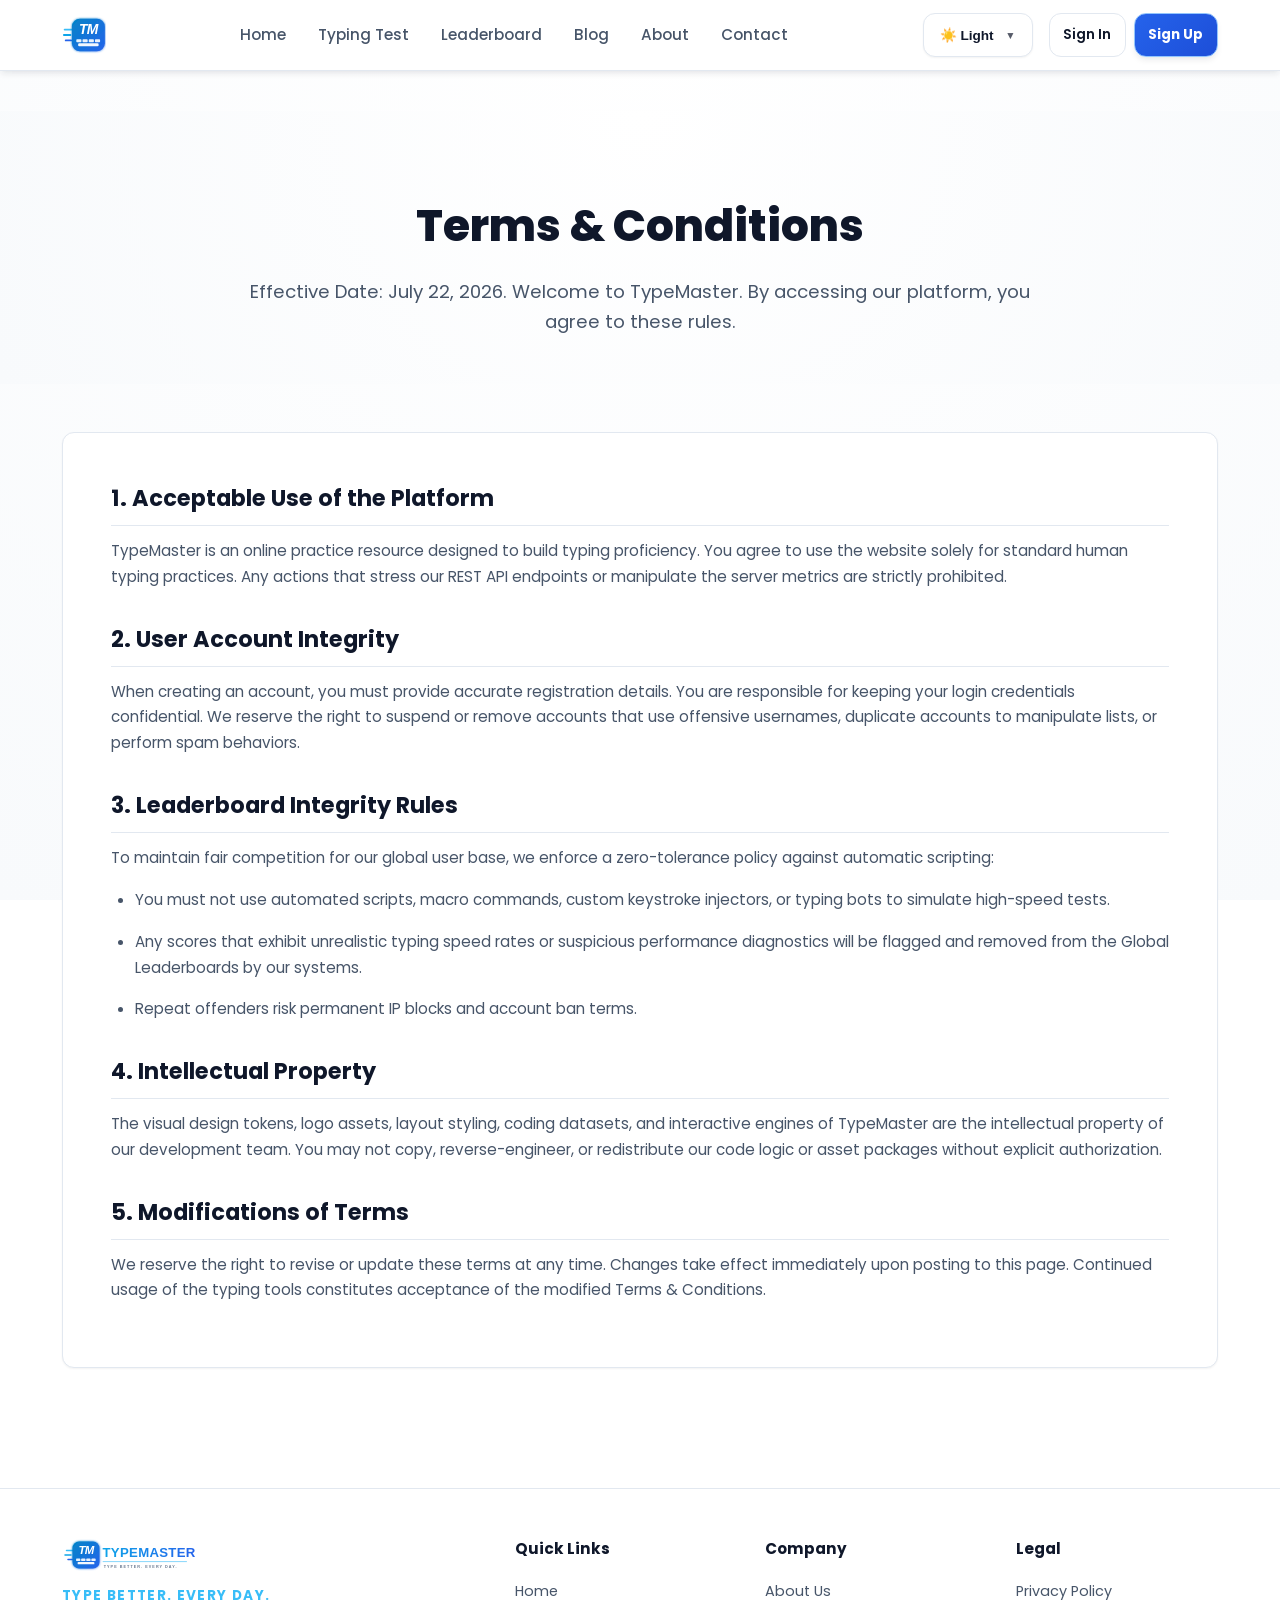
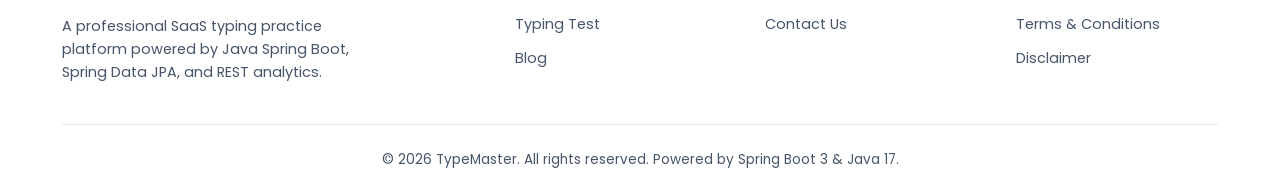
<file: src/main/resources/static/terms.html>
<!DOCTYPE html>
<html lang="en">
<head>
    <meta charset="UTF-8">
    <meta name="viewport" content="width=device-width, initial-scale=1.0">
    <meta name="description" content="TypeMaster Terms of Service - Review user guidelines, leaderboard fair play agreements, and acceptable usage rules for our typing platform.">
    <meta name="keywords" content="terms of service, typemaster rules, leaderboard policy, fair use">
    <link rel="canonical" href="https://typemaster.com/terms">
    <title>Terms & Conditions - TypeMaster</title>

    <!-- Google Fonts: Consolidated Preloaded Import -->
    <link rel="preconnect" href="https://fonts.googleapis.com">
    <link rel="preconnect" href="https://fonts.gstatic.com" crossorigin>
    <link rel="preload" as="style" href="https://fonts.googleapis.com/css2?family=Alex+Brush&family=Cinzel:wght@500;600;700;800&family=Great+Vibes&family=Inter:wght@400;500;600;700;800&family=Montserrat:wght@400;500;600;700;800&family=Playfair+Display:ital,wght@0,400;0,600;0,700;1,400&family=Plus+Jakarta+Sans:wght@400;500;600;700;800&family=Poppins:ital,wght@0,300;0,400;0,500;0,600;0,700;0,800;1,400&family=Roboto+Mono:wght@400;500;600&display=swap">
    <link rel="stylesheet" href="https://fonts.googleapis.com/css2?family=Alex+Brush&family=Cinzel:wght@500;600;700;800&family=Great+Vibes&family=Inter:wght@400;500;600;700;800&family=Montserrat:wght@400;500;600;700;800&family=Playfair+Display:ital,wght@0,400;0,600;0,700;1,400&family=Plus+Jakarta+Sans:wght@400;500;600;700;800&family=Poppins:ital,wght@0,300;0,400;0,500;0,600;0,700;0,800;1,400&family=Roboto+Mono:wght@400;500;600&display=swap" media="print" onload="this.media='all'">

    <meta name="theme-color" content="#0f172a">

    <!-- Favicon & Touch Icons -->
    <link rel="icon" type="image/png" href="assets/images/logo.png?v=2">
    <link rel="apple-touch-icon" href="assets/images/logo.png?v=2">

    <!-- Global & Page Styles -->
    <link rel="stylesheet" href="assets/css/style.min.css">

    <style>
        .legal-hero {
            padding: 5rem 1rem 3rem;
            text-align: center;
            background: var(--body-bg-radial);
        }
        .legal-title {
            font-size: 2.75rem;
            font-weight: 800;
            color: var(--text-primary);
            margin-bottom: 1rem;
        }
        .legal-subtitle {
            font-size: 1.15rem;
            color: var(--text-secondary);
            max-width: 800px;
            margin: 0 auto;
            line-height: 1.6;
        }
        .legal-content {
            background: var(--card-bg);
            border: 1px solid var(--border-color);
            border-radius: var(--radius-md);
            padding: 3rem;
            box-shadow: var(--shadow-sm);
            margin-top: 3rem;
            margin-bottom: 5rem;
        }
        [data-theme="glassmorphism"] .legal-content {
            background: var(--glass-card-bg, rgba(255, 255, 255, 0.45));
            backdrop-filter: blur(16px);
            border: 1px solid var(--glass-card-border, rgba(255, 255, 255, 0.3));
        }
        .legal-content h2 {
            font-size: 1.4rem;
            font-weight: 700;
            color: var(--text-primary);
            margin-top: 2rem;
            margin-bottom: 0.75rem;
            border-bottom: 1px solid var(--border-color);
            padding-bottom: 0.5rem;
        }
        .legal-content h2:first-of-type {
            margin-top: 0;
        }
        .legal-content p,
        .legal-content li {
            font-size: 0.95rem;
            color: var(--text-secondary);
            line-height: 1.7;
            margin-bottom: 1rem;
        }
        .legal-content ul {
            padding-left: 1.5rem;
            margin-bottom: 1.5rem;
        }
        @media (max-width: 768px) {
            .legal-content {
                padding: 2rem 1.5rem;
            }
            .legal-title {
                font-size: 2.2rem;
            }
        }
    </style>
</head>
<body>
    <!-- Accessibility Skip to Main Content Link -->
    <a href="#main-content" class="skip-link">Skip to main content</a>

    <!-- Header / Navigation Bar -->
    <header class="navbar">
        <div class="container">
            <a href="index.html" class="logo" id="brand-logo">
                <img src="assets/images/logo-icon.svg" alt="TypeMaster Logo" class="brand-logo-icon" width="40" height="40">
            </a>
            <ul class="nav-links" id="nav-menu">
                <li><a href="index.html">Home</a></li>
                <li><a href="typing.html">Typing Test</a></li>
                <li><a href="result.html">Leaderboard</a></li>
                <li><a href="blog.html">Blog</a></li>
                <li><a href="about.html">About</a></li>
                <li><a href="contact.html">Contact</a></li>
            </ul>
            <button class="mobile-toggle" id="mobile-toggle-btn" aria-label="Toggle Navigation Menu">☰</button>
        </div>
    </header>

    <main id="main-content">
        <!-- Terms Hero Section -->
        <section class="legal-hero">
            <div class="container">
                <h1 class="legal-title">Terms & Conditions</h1>
                <p class="legal-subtitle">Effective Date: July 22, 2026. Welcome to TypeMaster. By accessing our platform, you agree to these rules.</p>
            </div>
        </section>

        <!-- Terms content -->
        <section class="container">
            <div class="legal-content">
                <h2>1. Acceptable Use of the Platform</h2>
                <p>
                    TypeMaster is an online practice resource designed to build typing proficiency. You agree to use the website solely for standard human typing practices. Any actions that stress our REST API endpoints or manipulate the server metrics are strictly prohibited.
                </p>

                <h2>2. User Account Integrity</h2>
                <p>
                    When creating an account, you must provide accurate registration details. You are responsible for keeping your login credentials confidential. We reserve the right to suspend or remove accounts that use offensive usernames, duplicate accounts to manipulate lists, or perform spam behaviors.
                </p>

                <h2>3. Leaderboard Integrity Rules</h2>
                <p>
                    To maintain fair competition for our global user base, we enforce a zero-tolerance policy against automatic scripting:
                </p>
                <ul>
                    <li>You must not use automated scripts, macro commands, custom keystroke injectors, or typing bots to simulate high-speed tests.</li>
                    <li>Any scores that exhibit unrealistic typing speed rates or suspicious performance diagnostics will be flagged and removed from the Global Leaderboards by our systems.</li>
                    <li>Repeat offenders risk permanent IP blocks and account ban terms.</li>
                </ul>

                <h2>4. Intellectual Property</h2>
                <p>
                    The visual design tokens, logo assets, layout styling, coding datasets, and interactive engines of TypeMaster are the intellectual property of our development team. You may not copy, reverse-engineer, or redistribute our code logic or asset packages without explicit authorization.
                </p>

                <h2>5. Modifications of Terms</h2>
                <p>
                    We reserve the right to revise or update these terms at any time. Changes take effect immediately upon posting to this page. Continued usage of the typing tools constitutes acceptance of the modified Terms & Conditions.
                </p>
            </div>
        </section>
    </main>

    <!-- Footer -->
    <footer class="footer">
        <div class="container">
            <div class="footer-grid">
                <div class="footer-brand">
                    <img src="assets/images/logo.svg" alt="TypeMaster Official Logo" class="footer-logo-img" width="150" height="40">
                    <p style="font-weight: 700; color: #38bdf8; font-size: 0.85rem; letter-spacing: 0.1em; margin-bottom: 0.5rem;">TYPE BETTER. EVERY DAY.</p>
                    <p>A professional SaaS typing practice platform powered by Java Spring Boot, Spring Data JPA, and REST analytics.</p>
                </div>
                <div class="footer-column">
                    <h4>Quick Links</h4>
                    <ul class="footer-links">
                        <li><a href="index.html">Home</a></li>
                        <li><a href="typing.html">Typing Test</a></li>
                        <li><a href="blog.html">Blog</a></li>
                    </ul>
                </div>
                <div class="footer-column">
                    <h4>Company</h4>
                    <ul class="footer-links">
                        <li><a href="about.html">About Us</a></li>
                        <li><a href="contact.html">Contact Us</a></li>
                    </ul>
                </div>
                <div class="footer-column">
                    <h4>Legal</h4>
                    <ul class="footer-links">
                        <li><a href="privacy.html">Privacy Policy</a></li>
                        <li><a href="terms.html">Terms & Conditions</a></li>
                        <li><a href="disclaimer.html">Disclaimer</a></li>
                    </ul>
                </div>
            </div>
            <div class="footer-bottom">
                <p>&copy; 2026 TypeMaster. All rights reserved. Powered by Spring Boot 3 & Java 17.</p>
            </div>
        </div>
    </footer>

    <!-- App JavaScript -->
    <script src="assets/js/app.min.js" defer></script>
    <script>
        if ('serviceWorker' in navigator) {
            navigator.serviceWorker.getRegistrations().then(registrations => {
                for (let r of registrations) r.unregister();
            }).catch(() => {});
            if (window.caches) {
                caches.keys().then(names => {
                    for (let n of names) caches.delete(n);
                });
            }
        }
    </script>
</body>
</html>
</file>
<file: src/main/resources/static/assets/css/style.min.css>
:root{--primary-color:#2563eb;--primary-hover:#1d4ed8;--secondary-color:#1e293b;--accent-color:#0ea5e9;--background-color:#f8fafc;--card-bg:#ffffff;--success-color:#22c55e;--success-bg:rgba(34, 197, 94, 0.12);--error-color:#ef4444;--error-bg:rgba(239, 68, 68, 0.12);--text-primary:#0f172a;--text-secondary:#475569;--text-light:#64748b;--border-color:#e2e8f0;--border-focus:#93c5fd;--shadow-sm:0 1px 2px 0 rgba(0, 0, 0, 0.05);--shadow-md:0 4px 6px -1px rgba(15, 23, 42, 0.08),0 2px 4px -2px rgba(15, 23, 42, 0.04);--shadow-lg:0 10px 15px -3px rgba(15, 23, 42, 0.1),0 4px 6px -4px rgba(15, 23, 42, 0.05);--radius-sm:6px;--radius-md:12px;--radius-lg:18px;--radius-full:9999px;--transition-fast:all 0.2s cubic-bezier(0.4, 0, 0.2, 1);--transition-normal:all 0.3s cubic-bezier(0.4, 0, 0.2, 1);--font-sans:'Poppins',-apple-system,BlinkMacSystemFont,"Segoe UI",Roboto,sans-serif;--font-mono:'Roboto Mono',Consolas,Monaco,monospace}:root,[data-theme=light]{--primary-color:#2563eb;--primary-hover:#1d4ed8;--primary-btn-text:#ffffff;--primary-gradient:linear-gradient(135deg, #2563eb 0%, #1d4ed8 100%);--secondary-color:#1e293b;--accent-color:#0ea5e9;--background-color:#f8fafc;--body-bg-radial:radial-gradient(circle at 50% 0%, #ffffff 0%, #f8fafc 100%);--card-bg:#ffffff;--text-primary:#0f172a;--text-secondary:#475569;--text-light:#64748b;--border-color:#e2e8f0;--border-focus:#93c5fd;--shadow-sm:0 1px 2px 0 rgba(0, 0, 0, 0.05);--shadow-md:0 4px 6px -1px rgba(15, 23, 42, 0.08),0 2px 4px -2px rgba(15, 23, 42, 0.04);--shadow-lg:0 10px 15px -3px rgba(15, 23, 42, 0.1),0 4px 6px -4px rgba(15, 23, 42, 0.05);--hero-bg-gradient:linear-gradient(180deg, #ffffff 0%, #f8fafc 100%);--mockup-header-bg:#f1f5f9;--glass-backdrop:none;--theme-nav-bg:#ffffff;--dropdown-option-bg:#ffffff;--dropdown-option-text:#0f172a;--key-bg:#f1f5f9;--key-text:#0f172a;--key-border:#cbd5e1;--active-char-bg:rgba(37, 99, 235, 0.15);--active-char-border:#2563eb;--active-char-glow:rgba(37, 99, 235, 0.4)}[data-theme=dark]{--primary-color:#4d9de0;--primary-hover:#3a82c4;--primary-btn-text:#ffffff;--primary-gradient:linear-gradient(135deg, #4d9de0 0%, #3a82c4 50%, #2563eb 100%);--secondary-color:#e2e8f0;--secondary-btn-text:#1e293b;--accent-color:#60a5fa;--background-color:#111827;--body-bg-radial:radial-gradient(circle at 50% -10%, #1e293b 0%, #111827 65%, #0f172a 100%);--card-bg:#1e293b;--text-primary:#f1f5f9;--text-secondary:#cbd5e1;--text-light:#94a3b8;--border-color:rgba(255, 255, 255, 0.1);--border-focus:#4d9de0;--shadow-sm:0 1px 3px rgba(0, 0, 0, 0.4);--shadow-md:0 4px 12px rgba(0, 0, 0, 0.5);--shadow-lg:0 12px 30px rgba(0, 0, 0, 0.6);--hero-bg-gradient:radial-gradient(circle at 50% -10%, #1e293b 0%, #111827 65%, #0f172a 100%);--mockup-header-bg:#0f172a;--glass-backdrop:blur(12px) saturate(140%);--theme-nav-bg:#1e293b;--dropdown-option-bg:#1e293b;--dropdown-option-text:#f1f5f9;--key-bg:#273548;--key-text:#f1f5f9;--key-border:rgba(255, 255, 255, 0.12);--active-char-bg:rgba(77, 157, 224, 0.2);--active-char-border:#4d9de0;--active-char-glow:rgba(77, 157, 224, 0.3)}[data-theme=glassmorphism]{--primary-color:#6366f1;--primary-hover:#4f46e5;--primary-btn-text:#ffffff;--primary-gradient:linear-gradient(135deg, #6366f1 0%, #8b5cf6 100%);--secondary-color:#1e1b4b;--accent-color:#8b5cf6;--background-color:#eef2ff;--body-bg-radial:radial-gradient(circle at 50% -10%, #eef2ff 0%, #e0e7ff 50%, #f1f5f9 100%);--card-bg:rgba(255, 255, 255, 0.75);--text-primary:#1e1b4b;--text-secondary:#4338ca;--text-light:#6366f1;--border-color:rgba(255, 255, 255, 0.85);--border-focus:#6366f1;--shadow-sm:0 4px 12px rgba(99, 102, 241, 0.08);--shadow-md:0 8px 25px -5px rgba(99, 102, 241, 0.12),0 0 15px rgba(255, 255, 255, 0.8);--shadow-lg:0 20px 45px -10px rgba(99, 102, 241, 0.18),inset 0 1px 2px rgba(255, 255, 255, 0.95);--hero-bg-gradient:radial-gradient(circle at 50% -10%, #eef2ff 0%, #e0e7ff 50%, #f1f5f9 100%);--mockup-header-bg:rgba(255, 255, 255, 0.85);--glass-backdrop:blur(24px) saturate(190%);--theme-nav-bg:rgba(255, 255, 255, 0.75);--dropdown-option-bg:#ffffff;--dropdown-option-text:#1e1b4b;--key-bg:rgba(255, 255, 255, 0.82);--key-text:#1e1b4b;--key-border:rgba(199, 210, 254, 0.7);--active-char-bg:rgba(99, 102, 241, 0.2);--active-char-border:#6366f1;--active-char-glow:rgba(99, 102, 241, 0.6)}[data-theme=emerald-pro]{--primary-color:#354024;--primary-hover:#889063;--primary-btn-text:#ffffff;--primary-gradient:linear-gradient(135deg, #354024 0%, #889063 50%, #4c3d19 100%);--secondary-color:#faf6f0;--secondary-btn-text:#354024;--accent-color:#cfbb99;--background-color:#e5d7c4;--body-bg-radial:radial-gradient(circle at 50% -10%, #efe7dc 0%, #e5d7c4 80%, #d8caa7 100%);--card-bg:#ffffff;--text-primary:#354024;--text-secondary:#5c6352;--text-light:#4c3d19;--border-color:#cfbb99;--border-focus:#354024;--shadow-sm:0 4px 10px rgba(53, 64, 36, 0.05);--shadow-md:0 8px 20px -4px rgba(53, 64, 36, 0.1),0 0 15px rgba(207, 187, 153, 0.1);--shadow-lg:0 20px 40px -10px rgba(53, 64, 36, 0.15),0 0 25px rgba(207, 187, 153, 0.25);--hero-bg-gradient:radial-gradient(circle at 50% -10%, #efe7dc 0%, #e5d7c4 80%, #d8caa7 100%);--mockup-header-bg:#dcd8cf;--glass-backdrop:blur(12px) saturate(120%);--theme-nav-bg:#faf6f0;--dropdown-option-bg:#faf6f0;--dropdown-option-text:#354024;--key-bg:#ffffff;--key-text:#354024;--key-border:#cfbb99;--active-char-bg:rgba(136, 144, 99, 0.2);--active-char-border:#889063;--active-char-glow:rgba(136, 144, 99, 0.45)}[data-theme=focus-mode]{--primary-color:#cc6c4c;--primary-hover:#a85233;--primary-btn-text:#ffffff;--primary-gradient:linear-gradient(135deg, #cc6c4c 0%, #dca58a 50%, #352119 100%);--secondary-color:#fbf5f2;--secondary-btn-text:#352119;--accent-color:#dfa082;--background-color:#f4e3d9;--body-bg-radial:radial-gradient(circle at 50% -10%, #faf3ee 0%, #f4e3d9 70%, #ebd4c6 100%);--card-bg:#ffffff;--text-primary:#352119;--text-secondary:#7c655c;--text-light:#dfa082;--border-color:#e5cebf;--border-focus:#cc6c4c;--shadow-sm:0 4px 10px rgba(53, 33, 25, 0.04);--shadow-md:0 8px 22px -4px rgba(53, 33, 25, 0.08),0 0 15px rgba(223, 160, 130, 0.1);--shadow-lg:0 20px 45px -10px rgba(53, 33, 25, 0.12),0 0 25px rgba(223, 160, 130, 0.18);--hero-bg-gradient:radial-gradient(circle at 50% -10%, #faf3ee 0%, #f4e3d9 70%, #ebd4c6 100%);--mockup-header-bg:#e8d0c2;--glass-backdrop:blur(12px) saturate(120%);--theme-nav-bg:#fbf5f2;--dropdown-option-bg:#fbf5f2;--dropdown-option-text:#352119;--key-bg:#ffffff;--key-text:#352119;--key-border:#e5cebf;--active-char-bg:rgba(204, 108, 76, 0.15);--active-char-border:#cc6c4c;--active-char-glow:rgba(204, 108, 76, 0.4)}[data-theme=ocean-blue]{--primary-color:#0c82cf;--primary-hover:#005fa3;--primary-btn-text:#ffffff;--primary-gradient:linear-gradient(135deg, #0c82cf 0%, #005fa3 50%, #063c62 100%);--secondary-color:#f4f9fc;--secondary-btn-text:#063c62;--accent-color:#d6b06e;--background-color:#ffffff;--body-bg-radial:radial-gradient(circle at 50% -10%, #ffffff 0%, #f4f9fc 70%, #dbeefa 100%);--card-bg:#ffffff;--text-primary:#063c62;--text-secondary:#4b6b88;--text-light:#d6b06e;--border-color:#d4e5f2;--border-focus:#0c82cf;--shadow-sm:0 4px 10px rgba(6, 60, 98, 0.04);--shadow-md:0 8px 22px -4px rgba(6, 60, 98, 0.08),0 0 15px rgba(214, 176, 110, 0.1);--shadow-lg:0 20px 45px -10px rgba(6, 60, 98, 0.12),0 0 25px rgba(214, 176, 110, 0.18);--hero-bg-gradient:radial-gradient(circle at 50% -10%, #ffffff 0%, #f4f9fc 70%, #dbeefa 100%);--mockup-header-bg:#e8f4fa;--glass-backdrop:blur(12px) saturate(120%);--theme-nav-bg:#f4f9fc;--dropdown-option-bg:#f4f9fc;--dropdown-option-text:#063c62;--key-bg:#ffffff;--key-text:#063c62;--key-border:#d4e5f2;--active-char-bg:rgba(12, 130, 207, 0.15);--active-char-border:#0c82cf;--active-char-glow:rgba(12, 130, 207, 0.4)}[data-theme=neon]{--primary-color:#c0392b;--primary-hover:#e74c3c;--secondary-color:#fdf2f2;--secondary-btn-text:#2c0a08;--accent-color:#27ae60;--background-color:#1a1a2e;--card-bg:#16213e;--text-primary:#ecf0f1;--text-secondary:#bdc3c7;--text-light:#c0392b;--border-color:#2d3561;--border-focus:#c0392b;--shadow-sm:0 2px 4px 0 rgba(0, 0, 0, 0.4);--shadow-md:0 6px 16px -2px rgba(0, 0, 0, 0.5);--shadow-lg:0 12px 28px -4px rgba(0, 0, 0, 0.6);--hero-bg-gradient:linear-gradient(180deg, #0f0c29 0%, #1a1a2e 100%);--mockup-header-bg:#0f0c29;--glass-backdrop:none;--theme-nav-bg:#16213e;--dropdown-option-bg:#16213e;--dropdown-option-text:#ecf0f1}[data-theme=carbon]{--primary-color:#64748b;--primary-hover:#94a3b8;--secondary-color:#f8fafc;--secondary-btn-text:#09090b;--accent-color:#cbd5e1;--background-color:#09090b;--card-bg:#18181b;--text-primary:#f8fafc;--text-secondary:#a1a1aa;--text-light:#71717a;--border-color:#27272a;--border-focus:#94a3b8;--shadow-sm:0 2px 4px 0 rgba(0, 0, 0, 0.5);--shadow-md:0 6px 16px -2px rgba(0, 0, 0, 0.6);--shadow-lg:0 12px 28px -4px rgba(0, 0, 0, 0.7);--hero-bg-gradient:linear-gradient(180deg, #040405 0%, #09090b 100%);--mockup-header-bg:#040405;--glass-backdrop:none;--theme-nav-bg:#18181b;--dropdown-option-bg:#18181b;--dropdown-option-text:#f8fafc}[data-theme=sunset-rose],[data-theme=sunset]{--primary-color:#2a4b49;--primary-hover:#3d6662;--primary-btn-text:#ffffff;--primary-gradient:linear-gradient(135deg, #2a4b49 0%, #3d6662 50%, #c2b09a 100%);--secondary-color:#faf8f5;--secondary-btn-text:#1c302d;--accent-color:#c2b09a;--background-color:#f7f4ee;--body-bg-radial:radial-gradient(circle at 50% -10%, #fbfaf8 0%, #f7f4ee 80%, #ebe8df 100%);--card-bg:#ffffff;--text-primary:#1c302d;--text-secondary:#526b67;--text-light:#c2b09a;--border-color:#dcd8cf;--border-focus:#2a4b49;--shadow-sm:0 4px 10px rgba(42, 75, 73, 0.05);--shadow-md:0 8px 20px -4px rgba(42, 75, 73, 0.1),0 0 15px rgba(194, 176, 154, 0.1);--shadow-lg:0 20px 40px -10px rgba(42, 75, 73, 0.15),0 0 25px rgba(194, 176, 154, 0.2);--hero-bg-gradient:radial-gradient(circle at 50% -10%, #fbfaf8 0%, #f7f4ee 80%, #ebe8df 100%);--mockup-header-bg:#ebe8df;--glass-backdrop:blur(12px) saturate(120%);--theme-nav-bg:#faf8f5;--dropdown-option-bg:#faf8f5;--dropdown-option-text:#1c302d;--key-bg:#ffffff;--key-text:#1c302d;--key-border:#dcd8cf;--active-char-bg:rgba(42, 75, 73, 0.15);--active-char-border:#2a4b49;--active-char-glow:rgba(42, 75, 73, 0.4)}.theme-selector-container{display:flex;align-items:center;gap:.4rem}.theme-dropdown{background:var(--card-bg);color:var(--text-primary);border:1px solid var(--border-color);padding:.4rem .75rem;border-radius:var(--radius-md);font-family:var(--font-sans);font-size:.85rem;font-weight:500;cursor:pointer;outline:0;transition:var(--transition-fast);backdrop-filter:var(--glass-backdrop);-webkit-backdrop-filter:var(--glass-backdrop)}.theme-dropdown:focus,.theme-dropdown:hover{border-color:var(--primary-color)}.theme-dropdown option,select option{background-color:var(--dropdown-option-bg)!important;color:var(--dropdown-option-text)!important}.custom-theme-dropdown{position:relative;display:inline-block;font-family:var(--font-sans)}.custom-dropdown-trigger{background:var(--card-bg);color:var(--text-primary);border:1px solid var(--border-color);padding:.45rem 1rem;border-radius:var(--radius-md);font-size:.85rem;font-weight:600;cursor:pointer;display:flex;align-items:center;gap:.5rem;transition:var(--transition-fast);outline:0;min-width:110px;justify-content:space-between;box-shadow:var(--shadow-sm)}.custom-dropdown-trigger:focus-visible,.custom-dropdown-trigger:hover{border-color:var(--primary-color);box-shadow:0 0 0 3px rgba(37,99,235,.12)}.trigger-arrow{font-size:.65rem;opacity:.7;transition:transform .2s ease}.custom-theme-dropdown.open .trigger-arrow{transform:rotate(180deg)}.custom-dropdown-menu{position:absolute;top:calc(100% + .5rem);right:0;background:var(--card-bg);border:1px solid var(--border-color);border-radius:var(--radius-md);box-shadow:var(--shadow-lg);padding:.35rem;min-width:130px;display:none;flex-direction:column;gap:.25rem;z-index:1000;transform:translateY(-10px);opacity:0;transition:transform .2s ease,opacity .2s ease;backdrop-filter:var(--glass-backdrop)}.custom-theme-dropdown.open .custom-dropdown-menu{display:flex;transform:translateY(0);opacity:1}.custom-dropdown-item{display:flex;align-items:center;gap:.6rem;padding:.45rem .75rem;font-size:.85rem;font-weight:500;border-radius:var(--radius-sm);color:var(--text-primary);cursor:pointer;transition:var(--transition-fast)}.custom-dropdown-item:hover{background:rgba(37,99,235,.08);color:var(--primary-color)}.custom-dropdown-item.active{background:var(--primary-color);color:#fff}.custom-dropdown-item.active:hover{background:var(--primary-hover);color:#fff}.theme-showcase{padding:4rem 0;background-color:var(--background-color);transition:background-color .3s ease;border-top:1px solid var(--border-color)}.theme-grid{display:grid;grid-template-columns:repeat(auto-fit,minmax(260px,1fr));gap:1.5rem;margin-top:2.5rem}.theme-card{background:var(--card-bg);border:2px solid var(--border-color);border-radius:var(--radius-md);padding:1.5rem;cursor:pointer;transition:all .25s cubic-bezier(.4, 0, .2, 1);position:relative;backdrop-filter:var(--glass-backdrop);-webkit-backdrop-filter:var(--glass-backdrop)}.theme-card:hover{transform:translateY(-4px);border-color:var(--primary-color);box-shadow:var(--shadow-md)}.theme-card.active{border-color:var(--primary-color);box-shadow:0 0 0 3px rgba(37,99,235,.25)}.theme-card-header{display:flex;align-items:center;justify-content:space-between;margin-bottom:1rem}.theme-name{font-weight:700;font-size:1.05rem;color:var(--text-primary);display:flex;align-items:center;gap:.5rem}.theme-active-badge{font-size:.7rem;font-weight:700;padding:.2rem .55rem;border-radius:var(--radius-full);background:var(--primary-color);color:#fff;display:none;text-transform:uppercase;letter-spacing:.05em}.theme-card.active .theme-active-badge{display:inline-block}.theme-preview-swatch{display:flex;height:36px;border-radius:var(--radius-sm);overflow:hidden;margin-bottom:1rem;border:1px solid var(--border-color)}.swatch-color{flex:1;height:100%}.theme-desc{font-size:.85rem;color:var(--text-secondary);line-height:1.5}*,::after,::before{box-sizing:border-box;margin:0;padding:0}html{font-size:16px;scroll-behavior:smooth;height:100%}body{font-family:var(--font-sans);background-color:var(--background-color);color:var(--text-primary);line-height:1.6;min-height:100vh;display:flex;flex-direction:column;-webkit-font-smoothing:antialiased;-moz-osx-font-smoothing:grayscale}.container{width:100%;max-width:1120px;margin:0 auto;padding:0 1.5rem}main{flex:1;padding:2.5rem 0}.navbar{background-color:var(--card-bg);border-bottom:1px solid var(--border-color);position:sticky;top:0;z-index:100;box-shadow:var(--shadow-sm)}.navbar .container{display:flex;align-items:center;justify-content:space-between;height:70px;gap:2rem}.logo{display:flex;align-items:center;gap:.6rem;text-decoration:none;font-family:var(--font-sans);font-weight:800;font-size:1.4rem;color:var(--secondary-color);flex-shrink:0}.logo-icon{background:linear-gradient(135deg,var(--primary-color),var(--accent-color));color:#fff;width:38px;height:38px;border-radius:var(--radius-md);display:flex;align-items:center;justify-content:center;font-size:1.2rem;font-weight:800;box-shadow:0 4px 10px rgba(37,99,235,.3)}.logo-img{width:38px;height:38px;border-radius:10px;object-fit:cover;box-shadow:0 4px 12px rgba(37,99,235,.35);transition:transform .2s ease}.auth-card-logo,.brand-logo-full,.brand-logo-icon,.cert-brand-logo-img,.footer-logo-img,.hero-brand-logo,.splash-logo-img{background:0 0!important;background-color:transparent!important;border-radius:0!important;box-shadow:none!important}.brand-logo-icon{height:40px;width:auto;object-fit:contain;transition:transform .25s cubic-bezier(.175, .885, .32, 1.275);display:block}.logo:hover .brand-logo-icon{transform:scale(1.12)}.brand-logo-full{height:48px;width:auto;max-width:220px;object-fit:contain;transition:transform .2s ease;display:block}.logo:hover .brand-logo-full{transform:scale(1.04)}.splash-logo-img{max-width:190px;height:auto;margin:0 auto 1.25rem auto;display:block;object-fit:contain;filter:drop-shadow(0 4px 15px rgba(37, 99, 235, .4))}.hero-brand-logo{max-width:280px;width:100%;height:auto;object-fit:contain;margin-bottom:1.5rem;filter:drop-shadow(0 10px 25px rgba(37, 99, 235, .15))}.footer-logo-img{max-width:200px;height:auto;margin-bottom:.75rem;display:block;object-fit:contain}.logo-text span{color:var(--primary-color)}.nav-links{display:flex;align-items:center;gap:2rem;list-style:none;flex:1;justify-content:center}.nav-links a{text-decoration:none;font-family:var(--font-sans);color:var(--text-secondary);font-weight:500;font-size:.95rem;transition:var(--transition-fast);padding:.5rem 0;position:relative;white-space:nowrap}.nav-links a.active,.nav-links a:hover{color:var(--primary-color)}.nav-links a.active::after{content:'';position:absolute;bottom:0;left:0;width:100%;height:2.5px;background-color:var(--primary-color);border-radius:var(--radius-full)}.navbar-right-controls{display:flex;align-items:center;gap:1rem;flex-shrink:0}.theme-selector-container{display:flex;align-items:center;gap:.4rem}.auth-nav-container{display:flex;align-items:center}.auth-buttons{display:flex;align-items:center;gap:.5rem}.user-badge{display:flex;align-items:center;gap:.5rem}.user-name-text{font-weight:600;font-size:.9rem;color:var(--primary-color);max-width:120px;overflow:hidden;text-overflow:ellipsis;white-space:nowrap}.mobile-toggle{display:none;background:0 0;border:none;font-size:1.5rem;color:var(--text-primary);cursor:pointer;padding:.4rem;flex-shrink:0}.btn{display:inline-flex;align-items:center;justify-content:center;gap:.5rem;padding:.75rem 1.5rem;font-family:var(--font-sans);font-size:.95rem;font-weight:600;border-radius:var(--radius-md);text-decoration:none;cursor:pointer;border:1px solid transparent;transition:var(--transition-fast);user-select:none}.btn-primary{background-color:var(--primary-color);color:var(--primary-btn-text,#fff);box-shadow:0 4px 12px rgba(37,99,235,.25)}.btn-primary:hover{background-color:var(--primary-hover);transform:translateY(-1px);box-shadow:0 6px 16px rgba(37,99,235,.35)}.btn-primary:active{transform:translateY(0)}.btn-secondary{background-color:var(--secondary-color);color:var(--secondary-btn-text,#fff)}.btn-secondary:hover{background-color:#0f172a;transform:translateY(-1px)}.btn-outline{background-color:transparent;border-color:var(--border-color);color:var(--text-primary)}.btn-outline:hover{border-color:var(--primary-color);color:var(--primary-color);background-color:rgba(37,99,235,.04)}.card{background-color:var(--card-bg);border-radius:var(--radius-lg);border:1px solid var(--border-color);box-shadow:var(--shadow-md);padding:1.75rem;transition:var(--transition-normal)}.card:hover{box-shadow:var(--shadow-lg)}.badge{display:inline-flex;align-items:center;gap:.35rem;padding:.25rem .75rem;border-radius:var(--radius-full);font-family:var(--font-sans);font-size:.8rem;font-weight:600;text-transform:uppercase;letter-spacing:.05em}.badge-primary{background-color:rgba(37,99,235,.1);color:var(--primary-color)}.footer{background-color:var(--theme-nav-bg,var(--card-bg));color:var(--text-secondary);border-top:1px solid var(--border-color);padding:3rem 0 1.5rem;margin-top:auto;font-family:var(--font-sans);transition:background .4s ease,border-color .4s ease,color .4s ease}.footer-grid{display:grid;grid-template-columns:2fr 1fr 1fr 1fr;gap:3rem;margin-bottom:2.5rem}.footer-brand h3,.footer-column h4{color:var(--text-primary);font-size:.95rem;font-weight:700;margin-bottom:1rem}.footer-brand p{color:var(--text-secondary);font-size:.9rem;max-width:320px}.footer-links{list-style:none}.footer-links li{margin-bottom:.5rem}.footer-links a{color:var(--text-secondary);text-decoration:none;font-size:.9rem;transition:var(--transition-fast)}.footer-bottom{border-top:1px solid var(--border-color);padding-top:1.5rem;text-align:center;font-size:.85rem;color:var(--text-secondary)}@media (max-width:480px){.container{padding:0 .85rem}.hero-title{font-size:2rem}.hero-description{font-size:.95rem}.stats-grid{grid-template-columns:repeat(2,1fr)!important;gap:.6rem!important}.stat-card{padding:.85rem .5rem!important}.stat-value{font-size:1.25rem!important}.stat-label{font-size:.68rem!important}.typing-arena{padding:1.25rem .85rem!important;font-size:1.15rem!important;min-height:180px!important}.result-card{padding:1.5rem 1rem!important}.result-metrics-grid{grid-template-columns:repeat(2,1fr)!important;gap:.75rem!important}.badges-grid{grid-template-columns:repeat(2,1fr)!important;gap:.65rem!important}.cert-frame{padding:1.5rem 1rem!important}.cert-title{font-size:1.6rem!important}.cert-recipient-name{font-size:1.8rem!important}}#mobile-nav-extra{display:none}@media (max-width:768px){.navbar .container{display:flex;align-items:center;justify-content:space-between;padding:0 1rem;height:65px;gap:0}#navbar-right-controls{display:none!important}.mobile-toggle{display:block}.nav-links{display:none;position:absolute;top:65px;left:0;width:100%;background-color:var(--card-bg);flex-direction:column;padding:1.5rem;gap:1rem;border-bottom:1px solid var(--border-color);box-shadow:var(--shadow-lg);z-index:1000;flex:none;justify-content:flex-start}#mobile-nav-extra{display:flex!important;flex-direction:column;gap:.85rem;width:100%;margin-top:.5rem;padding-top:1rem;border-top:1px solid var(--border-color)}#mobile-nav-extra .theme-dropdown{width:100%;padding:.6rem .85rem!important;font-size:.9rem!important}#mobile-nav-extra .user-badge{justify-content:space-between;width:100%;gap:.75rem!important}#mobile-nav-extra .user-name-text{max-width:none!important;font-size:.95rem!important}#mobile-nav-extra .auth-buttons{width:100%;justify-content:space-between;gap:.75rem!important}#mobile-nav-extra .auth-buttons .btn{flex:1;text-align:center;padding:.5rem!important}.nav-links.show{display:flex}.hero-grid{grid-template-columns:1fr;gap:2rem;text-align:center}.hero-description{margin:0 auto 1.5rem auto}.hero-actions{justify-content:center}.test-controls{flex-direction:column;align-items:stretch;padding:1rem}.control-group{flex-direction:column;align-items:stretch;width:100%}.duration-select{width:100%}.charts-panel{grid-template-columns:1fr!important}.footer-grid{grid-template-columns:1fr;gap:2rem}#virtual-keyboard,.virtual-keyboard-wrapper{display:none!important}.cert-outer-wrapper{overflow-x:auto}}@media (min-width:769px) and (max-width:1024px){.nav-links{gap:1.25rem}.nav-links a{font-size:.875rem}.user-name-text{max-width:80px}.stats-grid{grid-template-columns:repeat(4,1fr)!important}.hero-grid{grid-template-columns:1fr;gap:2.5rem}.result-metrics-grid{grid-template-columns:repeat(4,1fr)}.badges-grid{grid-template-columns:repeat(3,1fr)}}@media (min-width:1441px){.container{max-width:1320px}}.splash-loader,.splash-screen{position:fixed;top:0;left:0;width:100vw;height:100vh;z-index:99999;display:flex;align-items:center;justify-content:center;background:var(--background-color)!important;background-image:none!important;transition:opacity .8s ease,visibility .8s ease}.splash-loader.fade-out,.splash-screen.fade-out{opacity:0!important;visibility:hidden!important;pointer-events:none!important;display:none!important}.splash-overlay{display:block;position:absolute;top:0;left:0;width:100%;height:100%;background:linear-gradient(135deg,rgba(15,23,42,.45) 0,rgba(15,23,42,.65) 100%)}.splash-content{position:relative;z-index:2;width:90%;max-width:650px;padding:1rem;text-align:center}.splash-card{background:0 0;border:none;border-radius:0;padding:0;box-shadow:none;backdrop-filter:none;-webkit-backdrop-filter:none;color:#fff}.splash-badge{display:inline-block;padding:.45rem 1.1rem;background:rgba(37,99,235,.35);border:1px solid rgba(147,197,253,.5);border-radius:9999px;font-size:.85rem;font-weight:700;color:#fff;margin-bottom:2rem;letter-spacing:.06em;text-transform:uppercase;box-shadow:0 4px 15px rgba(0,0,0,.3)}.typewriter-quote{font-family:var(--font-sans);font-size:clamp(1.15rem, 4.5vw, 1.85rem);font-weight:700;line-height:1.5;color:#fff!important;min-height:4.2rem;margin-bottom:1.5rem;letter-spacing:-.01em;word-break:break-word;overflow-wrap:break-word;display:flex;align-items:center;justify-content:center;flex-wrap:wrap;text-align:center;padding:0 .5rem}.typewriter-cursor{display:inline-block;font-weight:300;color:#60a5fa;animation:blinkCursor .7s infinite;margin-left:3px;text-shadow:0 0 10px rgba(96,165,250,.8)}@keyframes blinkCursor{0%,100%{opacity:1}50%{opacity:0}}.splash-progress-container{width:100%;max-width:380px;height:7px;background:rgba(255,255,255,.25);border-radius:9999px;overflow:hidden;margin:0 auto .75rem auto;box-shadow:0 2px 10px rgba(0,0,0,.4)}.splash-progress-bar{height:100%;width:0%;background:linear-gradient(90deg,#2563eb,#38bdf8);border-radius:9999px;transition:width 80ms ease-out}.splash-percentage{font-family:var(--font-mono);font-size:1rem;color:#e2e8f0;font-weight:700;text-shadow:0 2px 6px rgba(0,0,0,.8)}.splash-btn{margin-top:1rem;padding:.75rem 2rem;font-size:1rem;box-shadow:0 4px 15px rgba(37,99,235,.4)}.splash-loader.fade-out{opacity:0;visibility:hidden;pointer-events:none}.certificate-card{background:#fff;border:8px double #1e293b;border-radius:20px;padding:3rem 2.5rem;position:relative;text-align:center;box-shadow:0 20px 40px rgba(15,23,42,.12);margin:2rem 0;background-image:radial-gradient(circle at center,rgba(37,99,235,.03) 0,transparent 70%)}.certificate-header-logo{max-width:200px;height:auto;margin:0 auto 1.5rem auto;display:block}.certificate-title{font-family:Georgia,serif;font-size:2.2rem;font-weight:800;color:var(--secondary-color);letter-spacing:.05em;text-transform:uppercase;margin-bottom:.25rem}.certificate-subtitle{font-size:.95rem;font-weight:600;color:var(--primary-color);text-transform:uppercase;letter-spacing:.15em;margin-bottom:2rem}.certificate-name{font-size:2rem;font-weight:700;color:var(--text-primary);border-bottom:2px solid var(--border-color);display:inline-block;padding:0 2rem .5rem 2rem;margin-bottom:1.5rem}.certificate-metrics{display:flex;justify-content:center;gap:3rem;margin:2rem 0}.cert-metric-item{text-align:center}.cert-metric-val{font-size:2.5rem;font-weight:800;color:var(--primary-color);font-family:var(--font-mono)}.cert-metric-label{font-size:.85rem;font-weight:600;color:var(--text-secondary);text-transform:uppercase}.gold-seal{width:70px;height:70px;background:linear-gradient(135deg,#f59e0b,#d97706);color:#fff;border-radius:50%;display:flex;align-items:center;justify-content:center;font-size:1.75rem;margin:1.5rem auto .5rem auto;box-shadow:0 4px 15px rgba(245,158,11,.4)}.cert-footer-text{font-size:.8rem;color:var(--text-light);font-family:var(--font-mono)}.leaderboard-table{width:100%;border-collapse:collapse;margin-top:1rem}.leaderboard-table th{background:var(--secondary-color);color:#fff;padding:.85rem 1rem;text-align:left;font-size:.85rem;text-transform:uppercase;letter-spacing:.05em;border-radius:var(--radius-sm)}.leaderboard-table td{padding:1rem;border-bottom:1px solid var(--border-color);font-size:.95rem}.rank-badge{display:inline-flex;align-items:center;justify-content:center;width:30px;height:30px;border-radius:50%;font-weight:700;font-size:.9rem}.rank-1{background:#fef3c7;color:#b45309;border:1px solid #f59e0b}.rank-2{background:#f1f5f9;color:#475569;border:1px solid #cbd5e1}.rank-3{background:#ffedd5;color:#c2410c;border:1px solid #fb923c}body{background:var(--body-bg-radial,var(--background-color))!important;background-attachment:fixed!important;color:var(--text-primary)!important;transition:background .4s ease,color .4s ease!important}.navbar{background:var(--theme-nav-bg,var(--card-bg))!important;backdrop-filter:var(--glass-backdrop,none)!important;-webkit-backdrop-filter:var(--glass-backdrop,none)!important;border-bottom:1px solid var(--border-color)!important;box-shadow:var(--shadow-md)!important;transition:background .4s ease,border-color .4s ease!important}.btn-primary{background:var(--primary-gradient,var(--primary-color))!important;color:var(--primary-btn-text,#fff)!important;font-weight:700!important;border:1px solid var(--border-focus,transparent)!important;box-shadow:var(--shadow-md)!important;transition:var(--transition-normal)!important}.btn-primary:hover{transform:translateY(-2px)!important;box-shadow:var(--shadow-lg)!important;opacity:.95!important}.btn-outline{background:rgba(255,255,255,.05);border:1px solid var(--border-color);color:var(--text-primary);backdrop-filter:var(--glass-backdrop,none);transition:var(--transition-normal)}.btn-outline:hover{background:var(--primary-color);color:var(--primary-btn-text);border-color:var(--primary-color);transform:translateY(-2px)}.auth-card,.chart-card,.dashboard-card,.stat-card,.typing-arena,.virtual-keyboard-wrapper{background:var(--card-bg)!important;border:1px solid var(--border-color)!important;backdrop-filter:var(--glass-backdrop,none)!important;-webkit-backdrop-filter:var(--glass-backdrop,none)!important;box-shadow:var(--shadow-lg)!important;border-radius:var(--radius-lg)!important;transition:background .4s ease,border-color .4s ease,box-shadow .4s ease!important}.paragraph-box{color:var(--text-secondary)}.char.active{background-color:var(--active-char-bg,rgba(37,99,235,.15))!important;border-left:2.5px solid var(--active-char-border,var(--primary-color))!important;box-shadow:none!important;border-radius:3px}.char.correct{color:var(--success-color,#22c55e)!important}.char.incorrect{color:var(--error-color,#ef4444)!important;background-color:var(--error-bg,rgba(239,68,68,.15))!important;border-radius:3px}.key-btn{background:var(--key-bg,var(--card-bg))!important;border:1px solid var(--key-border,var(--border-color))!important;color:var(--key-text,var(--text-primary))!important;box-shadow:var(--shadow-sm)!important;transition:var(--transition-fast)!important}.key-btn.next-key{background:var(--primary-gradient,var(--primary-color))!important;color:var(--primary-btn-text,#fff)!important;font-weight:800!important;box-shadow:var(--shadow-sm)!important;border-color:var(--primary-color)!important}select.duration-select,select.theme-dropdown{background-color:var(--dropdown-option-bg,var(--card-bg))!important;border:1px solid var(--border-color)!important;color:var(--dropdown-option-text,var(--text-primary))!important;border-radius:var(--radius-md)!important;transition:var(--transition-normal)!important}select.duration-select:focus,select.theme-dropdown:focus{border-color:var(--border-focus)!important;box-shadow:0 0 0 3px rgba(37,99,235,.15)!important}.page-title-seo{position:absolute;width:1px;height:1px;padding:0;margin:-1px;overflow:hidden;clip:rect(0,0,0,0);border:0}.why-improve .benefits-grid{display:grid;grid-template-columns:repeat(auto-fit,minmax(240px,1fr));gap:1.5rem;margin-top:2rem}.why-improve .benefit-item{background:var(--card-bg);border:1px solid var(--border-color);border-radius:var(--radius-md);padding:2rem;text-align:center;transition:var(--transition-normal);box-shadow:var(--shadow-sm)}[data-theme=glassmorphism] .why-improve .benefit-item{background:var(--glass-card-bg,rgba(255,255,255,.45));backdrop-filter:blur(16px);border:1px solid var(--glass-card-border,rgba(255,255,255,.3))}.why-improve .benefit-item:hover{transform:translateY(-5px);box-shadow:var(--shadow-md);border-color:var(--primary-color)}.why-improve .benefit-icon{font-size:2.5rem;margin-bottom:1rem;display:inline-block}.faq-accordion{display:flex;flex-direction:column;gap:1rem;margin-top:2rem}.faq-item{border:1px solid var(--border-color);border-radius:var(--radius-md);background:var(--card-bg);overflow:hidden;transition:var(--transition-normal)}[data-theme=glassmorphism] .faq-item{background:var(--glass-card-bg,rgba(255,255,255,.45));backdrop-filter:blur(16px);border:1px solid var(--glass-card-border,rgba(255,255,255,.3))}.faq-trigger{width:100%;text-align:left;padding:1.25rem 1.5rem;background:0 0;border:none;font-size:1.05rem;font-weight:600;color:var(--text-primary);cursor:pointer;display:flex;justify-content:space-between;align-items:center;transition:var(--transition-fast)}.faq-trigger:hover{color:var(--primary-color)}.faq-content{max-height:0;overflow:hidden;transition:max-height .3s cubic-bezier(.4, 0, .2, 1);padding:0 1.5rem}.faq-content p{padding-bottom:1.25rem;font-size:.95rem;color:var(--text-secondary);line-height:1.6}.faq-icon{font-size:1.25rem;transition:var(--transition-fast)}body{animation:fadeInEffect .5s ease-out}@keyframes fadeInEffect{from{opacity:0}to{opacity:1}}.skip-link{position:absolute;top:-100px;left:1.5rem;background:var(--primary-color);color:#fff!important;padding:.75rem 1.5rem;z-index:1000000;font-weight:600;border-radius:0 0 var(--radius-md) var(--radius-md);box-shadow:var(--shadow-lg);text-decoration:none;transition:top .2s cubic-bezier(.4, 0, .2, 1)}.skip-link:focus{top:0;outline:3px solid var(--accent-color);outline-offset:2px}.navbar-avatar-img{width:28px;height:28px;border-radius:50%;object-fit:cover;border:1.5px solid var(--primary-color);flex-shrink:0}.navbar-avatar-initial{width:28px;height:28px;border-radius:50%;background:linear-gradient(135deg,#2563eb,#7c3aed);color:#fff;display:inline-flex;align-items:center;justify-content:center;font-size:.85rem;font-weight:700;flex-shrink:0;text-transform:uppercase}.avatar-section{display:flex;align-items:center;gap:1.25rem;margin-bottom:1.75rem;padding-bottom:1.5rem;border-bottom:1px solid var(--border-color)}.avatar-preview-container{position:relative;width:88px;height:88px;border-radius:50%;cursor:pointer;overflow:hidden;flex-shrink:0;box-shadow:0 4px 14px rgba(37,99,235,.2);border:3px solid var(--primary-color);background:var(--background-color);transition:var(--transition-normal)}.avatar-preview-container:hover{transform:scale(1.04);border-color:var(--primary-hover)}.avatar-preview-container:hover .avatar-overlay{opacity:1}.avatar-img{width:100%;height:100%;object-fit:cover;border-radius:50%;display:block}.avatar-initials{width:100%;height:100%;border-radius:50%;background:linear-gradient(135deg,#2563eb,#7c3aed);color:#fff;display:flex;align-items:center;justify-content:center;font-size:2.2rem;font-weight:800;text-transform:uppercase;letter-spacing:-.02em}.avatar-overlay{position:absolute;inset:0;background:rgba(15,23,42,.65);backdrop-filter:blur(2px);color:#fff;display:flex;flex-direction:column;align-items:center;justify-content:center;opacity:0;transition:opacity .2s ease;border-radius:50%}.avatar-camera-icon{font-size:1.25rem;line-height:1}.avatar-upload-text{font-size:.65rem;font-weight:700;text-transform:uppercase;letter-spacing:.05em;margin-top:2px}.avatar-info-col{display:flex;flex-direction:column;gap:.4rem}.avatar-info-title{font-size:.95rem;font-weight:700;color:var(--text-primary)}.avatar-info-desc{font-size:.8rem;color:var(--text-secondary);line-height:1.4}.avatar-btn-row{display:flex;gap:.5rem;margin-top:.3rem;flex-wrap:wrap}.avatar-btn{padding:.35rem .75rem;font-size:.78rem;font-weight:600;border-radius:var(--radius-sm);cursor:pointer;transition:var(--transition-fast);border:1px solid transparent}.avatar-btn-upload{background:var(--primary-color);color:#fff}.avatar-btn-upload:hover{background:var(--primary-hover)}.avatar-btn-remove{background:0 0;color:var(--error-color);border-color:rgba(239,68,68,.3)}.avatar-btn-remove:hover{background:rgba(239,68,68,.08);border-color:var(--error-color)}.username-edit-row{display:flex;align-items:center;gap:.6rem;flex-wrap:wrap}.username-display-text{font-size:1.1rem;color:var(--text-primary);font-weight:700;flex:1;min-width:0;word-break:break-all}.edit-username-btn{display:inline-flex;align-items:center;gap:.3rem;padding:.3rem .75rem;font-size:.78rem;font-weight:600;color:var(--primary-color);background:rgba(37,99,235,.08);border:1px solid rgba(37,99,235,.2);border-radius:var(--radius-full);cursor:pointer;transition:var(--transition-fast);white-space:nowrap;flex-shrink:0}.edit-username-btn:hover{background:var(--primary-color);color:#fff;border-color:var(--primary-color)}.username-edit-form{display:none;margin-top:.75rem;gap:.5rem;flex-direction:column}.username-edit-form.open{display:flex}.username-edit-input-row{display:flex;gap:.5rem;align-items:center}.username-edit-input{flex:1;padding:.6rem .9rem;border:1.5px solid var(--border-color);border-radius:var(--radius-sm);background:var(--background-color);color:var(--text-primary);font-family:var(--font-sans);font-size:.92rem;transition:var(--transition-fast);min-width:0}.username-edit-input:focus{border-color:var(--primary-color);outline:0;box-shadow:0 0 0 3px rgba(37,99,235,.12)}.username-save-btn{padding:.6rem 1rem;background:var(--primary-color);color:#fff;border:none;border-radius:var(--radius-sm);font-family:var(--font-sans);font-size:.85rem;font-weight:700;cursor:pointer;transition:var(--transition-fast);white-space:nowrap;flex-shrink:0}.username-save-btn:hover{background:var(--primary-hover)}.username-cancel-btn{padding:.6rem .9rem;background:0 0;color:var(--text-secondary);border:1.5px solid var(--border-color);border-radius:var(--radius-sm);font-family:var(--font-sans);font-size:.85rem;font-weight:600;cursor:pointer;transition:var(--transition-fast);white-space:nowrap;flex-shrink:0}.username-cancel-btn:hover{border-color:var(--error-color);color:var(--error-color)}.container{width:100%;max-width:min(94vw,1440px);margin:0 auto;padding:0 clamp(.75rem,3vw,2rem)}.table-responsive{width:100%;overflow-x:auto;-webkit-overflow-scrolling:touch;margin-bottom:1.5rem;border-radius:var(--radius-md)}.custom-modal-overlay,.modal-overlay{position:fixed;inset:0;background:rgba(15,23,42,.7);backdrop-filter:blur(4px);z-index:10000;display:flex;align-items:center;justify-content:center;padding:1rem}.custom-modal-card,.modal-content{width:min(94vw,620px);max-height:88vh;overflow-y:auto;border-radius:var(--radius-lg);box-shadow:var(--shadow-lg);background:var(--card-bg);border:1px solid var(--border-color)}.btn,.cat-pill,.custom-dropdown-trigger,.mobile-toggle,.nav-links a,.page-btn{min-height:44px}@media (max-width:374px){html{font-size:14px}.container{padding:0 .65rem}.btn{padding:.65rem 1rem;font-size:.85rem}.logo-text{font-size:1.15rem}}@media (min-width:375px) and (max-width:424px){html{font-size:15px}.container{padding:0 .85rem}}@media (min-width:425px) and (max-width:767px){.container{padding:0 1.25rem}}@media (min-width:768px) and (max-width:1023px){.container{max-width:92vw;padding:0 1.5rem}.footer-grid{grid-template-columns:repeat(2,1fr);gap:2rem}}@media (min-width:1024px) and (max-width:1279px){.container{max-width:1000px}}@media (min-width:1280px) and (max-width:1439px){.container{max-width:1220px}}@media (min-width:1440px) and (max-width:1919px){.container{max-width:1360px}}@media (min-width:1920px){.container{max-width:1680px}html{font-size:18px}}
</file>
<file: src/main/resources/static/assets/css/auth.min.css>
.auth-main{min-height:calc(100vh - 160px);padding:3rem 1rem;display:flex;align-items:center;justify-content:center;background:radial-gradient(circle at 50% 20%,rgba(37,99,235,.05) 0,transparent 60%)}.auth-container{max-width:460px;width:100%}.auth-notice{background:rgba(37,99,235,.08);border:1px solid rgba(37,99,235,.2);border-radius:var(--radius-md);padding:1rem 1.25rem;margin-bottom:1.5rem;display:flex;align-items:flex-start;gap:.75rem;color:var(--primary-color);font-size:.9rem;font-weight:500;line-height:1.4}.notice-icon{font-size:1.2rem}.auth-card{background:var(--card-bg);border-radius:var(--radius-lg);border:1px solid var(--border-color);box-shadow:var(--shadow-lg);overflow:hidden;padding:2.25rem 2rem}.auth-header-logo{display:flex;flex-direction:column;align-items:center;margin-bottom:1.5rem;text-align:center}.auth-card-logo{max-width:220px;width:100%;height:auto;object-fit:contain;margin-bottom:.5rem;filter:drop-shadow(0 6px 15px rgba(37, 99, 235, .15));transition:transform .2s ease}.auth-card-logo:hover{transform:scale(1.03)}.auth-tabs{display:flex;background:#f1f5f9;border-radius:var(--radius-md);padding:4px;margin-bottom:1.75rem}.tab-btn{flex:1;padding:.65rem 1rem;border:none;background:0 0;color:var(--text-secondary);font-family:var(--font-sans);font-weight:600;font-size:.95rem;border-radius:var(--radius-sm);cursor:pointer;transition:var(--transition-fast)}.tab-btn:hover{color:var(--text-primary)}.tab-btn.active{background:#fff;color:var(--primary-color);box-shadow:var(--shadow-sm)}.auth-alert{padding:.85rem 1rem;border-radius:var(--radius-sm);font-size:.88rem;font-weight:500;margin-bottom:1.25rem;line-height:1.4}.auth-alert.error{background:var(--error-bg);color:var(--error-color);border:1px solid rgba(239,68,68,.3)}.auth-alert.success{background:var(--success-bg);color:var(--success-color);border:1px solid rgba(34,197,94,.3)}.form-header{margin-bottom:1.5rem;text-align:center}.form-header h2{font-size:1.5rem;font-weight:700;color:var(--text-primary);margin-bottom:.25rem}.form-header p{color:var(--text-secondary);font-size:.88rem}.form-group{margin-bottom:1.25rem;display:flex;flex-direction:column;gap:.4rem}.form-group label{font-size:.85rem;font-weight:600;color:var(--text-primary)}.form-group input{width:100%;padding:.75rem 1rem;font-size:.95rem;font-family:var(--font-sans);border:1px solid var(--border-color);border-radius:var(--radius-sm);background:#fff;color:var(--text-primary);transition:var(--transition-fast);outline:0}.form-group input:focus{border-color:var(--primary-color);box-shadow:0 0 0 3px rgba(37,99,235,.15)}.password-input-wrapper{position:relative;display:flex;align-items:center;width:100%}.password-input-wrapper input{padding-right:2.75rem}.toggle-password-btn{position:absolute;right:6px;background:0 0;border:none;cursor:pointer;padding:6px 8px;font-size:1.1rem;color:var(--text-secondary);border-radius:var(--radius-sm);display:flex;align-items:center;justify-content:center;transition:var(--transition-fast);user-select:none}.toggle-password-btn:hover{background:rgba(0,0,0,.06);color:var(--text-primary)}.auth-submit-btn{width:100%;padding:.85rem 1.25rem;margin-top:.75rem;font-size:1rem;font-weight:600;display:flex;align-items:center;justify-content:center;gap:.5rem}.form-footer{margin-top:1.5rem;text-align:center;font-size:.88rem;color:var(--text-secondary)}.form-footer a{color:var(--primary-color);font-weight:600;text-decoration:none}.form-footer a:hover{text-decoration:underline}.hidden{display:none!important}
</file>
<file: src/main/resources/static/assets/css/blog.min.css>
.blog-hero{padding:5rem 1rem 4rem;text-align:center;background:var(--body-bg-radial,linear-gradient(180deg,var(--card-bg) 0,var(--background-color) 100%));border-bottom:1px solid var(--border-color);position:relative;overflow:hidden}.blog-hero::before{content:'';position:absolute;inset:0;background:radial-gradient(ellipse 80% 60% at 50% -10%,rgba(37,99,235,.07) 0,transparent 70%);pointer-events:none}.blog-hero-badge{display:inline-flex;align-items:center;gap:.4rem;background:rgba(37,99,235,.08);color:var(--primary-color);border:1px solid rgba(37,99,235,.2);padding:.35rem 1rem;border-radius:var(--radius-full);font-size:.8rem;font-weight:600;text-transform:uppercase;letter-spacing:.08em;margin-bottom:1.25rem}.blog-hero-title{font-size:clamp(2.25rem, 5vw, 3.5rem);font-weight:800;color:var(--text-primary);line-height:1.2;margin-bottom:1rem;letter-spacing:-.02em}.blog-hero-title span{color:var(--primary-color)}.blog-hero-subtitle{font-size:1.1rem;color:var(--text-secondary);max-width:600px;margin:0 auto 2.5rem;line-height:1.7}.blog-search-wrapper{max-width:560px;margin:0 auto 2rem;position:relative}.blog-search-bar{display:flex;align-items:center;background:var(--card-bg);border:2px solid var(--border-color);border-radius:var(--radius-full);padding:.4rem .4rem .4rem 1.25rem;box-shadow:var(--shadow-md);transition:var(--transition-fast)}.blog-search-bar:focus-within{border-color:var(--primary-color);box-shadow:0 0 0 4px rgba(37,99,235,.1),var(--shadow-md)}.blog-search-bar input{flex:1;background:0 0;border:none;outline:0;font-family:var(--font-sans);font-size:.95rem;color:var(--text-primary);padding:.35rem 0}.blog-search-bar input::placeholder{color:var(--text-light)}.blog-search-btn{background:var(--primary-color);color:#fff;border:none;border-radius:var(--radius-full);padding:.6rem 1.25rem;font-family:var(--font-sans);font-size:.9rem;font-weight:600;cursor:pointer;transition:var(--transition-fast);white-space:nowrap}.blog-search-btn:hover{background:var(--primary-hover);transform:scale(1.02)}.search-dropdown{position:absolute;top:calc(100% + 8px);left:0;right:0;background:var(--card-bg);border:1px solid var(--border-color);border-radius:var(--radius-md);box-shadow:var(--shadow-lg);z-index:50;overflow:hidden;display:none}.search-dropdown.show{display:block}.search-result-item{display:flex;align-items:center;gap:.75rem;padding:.75rem 1.25rem;cursor:pointer;transition:var(--transition-fast);text-decoration:none;color:var(--text-primary)}.search-result-item:hover{background:var(--background-color)}.search-result-icon{font-size:1.2rem;flex-shrink:0}.search-result-info strong{display:block;font-size:.9rem;font-weight:600;margin-bottom:.1rem}.search-result-info span{font-size:.8rem;color:var(--text-secondary)}.category-filters{display:flex;flex-wrap:wrap;gap:.5rem;justify-content:center;margin-top:.5rem}.cat-pill{display:inline-flex;align-items:center;gap:.35rem;padding:.45rem 1rem;border-radius:var(--radius-full);font-family:var(--font-sans);font-size:.85rem;font-weight:600;cursor:pointer;border:1.5px solid var(--border-color);background:var(--card-bg);color:var(--text-secondary);transition:var(--transition-fast);user-select:none;white-space:nowrap}.cat-pill:hover{border-color:var(--primary-color);color:var(--primary-color);background:rgba(37,99,235,.04)}.cat-pill.active{background:var(--primary-color);border-color:var(--primary-color);color:#fff;box-shadow:0 4px 12px rgba(37,99,235,.3)}.cat-pill-dot{width:8px;height:8px;border-radius:50%;background:currentColor;opacity:.7;flex-shrink:0}.cat-pill.active .cat-pill-dot{background:rgba(255,255,255,.8)}.blog-section{padding:3rem 0 5rem}.blog-section-header{display:flex;align-items:center;justify-content:space-between;margin-bottom:2rem;gap:1rem;flex-wrap:wrap}.blog-section-title{font-size:1.5rem;font-weight:700;color:var(--text-primary);display:flex;align-items:center;gap:.5rem}.blog-count-badge{font-size:.75rem;font-weight:600;background:var(--background-color);color:var(--text-secondary);border:1px solid var(--border-color);padding:.2rem .6rem;border-radius:var(--radius-full)}.featured-article-section{padding:2.5rem 0 0}.featured-article-card{background:var(--card-bg);border:1px solid var(--border-color);border-radius:var(--radius-lg);box-shadow:var(--shadow-lg);overflow:hidden;display:grid;grid-template-columns:1fr 1.4fr;min-height:320px;transition:var(--transition-normal);position:relative}.featured-article-card:hover{box-shadow:0 20px 50px rgba(0,0,0,.12);transform:translateY(-3px)}.featured-article-visual{display:flex;align-items:center;justify-content:center;font-size:5rem;position:relative;overflow:hidden}.featured-article-visual::after{content:'';position:absolute;inset:0;background:rgba(0,0,0,.05)}.featured-article-body{padding:2.5rem;display:flex;flex-direction:column;justify-content:center;gap:1rem}.featured-badge{display:inline-flex;align-items:center;gap:.35rem;background:linear-gradient(135deg,#f59e0b,#d97706);color:#fff;padding:.3rem .85rem;border-radius:var(--radius-full);font-size:.75rem;font-weight:700;text-transform:uppercase;letter-spacing:.08em;width:fit-content}.featured-meta{display:flex;align-items:center;gap:.75rem;flex-wrap:wrap}.featured-category-tag{display:inline-flex;align-items:center;gap:.35rem;padding:.3rem .8rem;border-radius:var(--radius-full);font-size:.78rem;font-weight:700;text-transform:uppercase;letter-spacing:.06em}.featured-meta-sep{color:var(--border-color);font-size:.8rem}.featured-meta-text{font-size:.82rem;color:var(--text-light);font-weight:500}.featured-title{font-size:clamp(1.35rem, 2.5vw, 1.9rem);font-weight:800;color:var(--text-primary);line-height:1.3;letter-spacing:-.01em}.featured-excerpt{font-size:.95rem;color:var(--text-secondary);line-height:1.7;display:-webkit-box;-webkit-line-clamp:3;-webkit-box-orient:vertical;overflow:hidden}.featured-read-btn{display:inline-flex;align-items:center;gap:.5rem;background:var(--primary-color);color:#fff;padding:.7rem 1.5rem;border-radius:var(--radius-md);font-family:var(--font-sans);font-size:.9rem;font-weight:700;text-decoration:none;transition:var(--transition-fast);width:fit-content;margin-top:.25rem}.featured-read-btn:hover{background:var(--primary-hover);transform:translateX(3px);box-shadow:0 6px 16px rgba(37,99,235,.35)}.blog-grid{display:grid;grid-template-columns:repeat(3,1fr);gap:1.75rem;margin-top:2.5rem}.blog-card{background:var(--card-bg);border:1px solid var(--border-color);border-radius:var(--radius-lg);overflow:hidden;box-shadow:var(--shadow-md);transition:var(--transition-normal);display:flex;flex-direction:column;position:relative}[data-theme=glassmorphism] .blog-card{background:var(--glass-card-bg,rgba(255,255,255,.6));backdrop-filter:blur(16px);-webkit-backdrop-filter:blur(16px);border:1px solid rgba(255,255,255,.5)}.blog-card:hover{transform:translateY(-6px);box-shadow:var(--shadow-lg);border-color:var(--primary-color)}.blog-card-accent{height:4px;background:var(--primary-color);width:100%}.blog-card-header{padding:1.25rem 1.25rem 0;display:flex;align-items:center;justify-content:space-between;gap:.5rem}.blog-card-category{display:inline-flex;align-items:center;gap:.35rem;font-size:.75rem;font-weight:700;text-transform:uppercase;letter-spacing:.07em}.blog-card-category-dot{width:8px;height:8px;border-radius:50%;flex-shrink:0}.blog-card-read-time{font-size:.78rem;color:var(--text-light);font-weight:500;white-space:nowrap}.blog-card-body{padding:1rem 1.25rem 1.25rem;display:flex;flex-direction:column;flex:1}.blog-card-title{font-size:1.05rem;font-weight:700;color:var(--text-primary);line-height:1.4;margin-bottom:.6rem;display:-webkit-box;-webkit-line-clamp:2;-webkit-box-orient:vertical;overflow:hidden;transition:color var(--transition-fast)}.blog-card:hover .blog-card-title{color:var(--primary-color)}.blog-card-excerpt{font-size:.875rem;color:var(--text-secondary);line-height:1.65;flex:1;display:-webkit-box;-webkit-line-clamp:3;-webkit-box-orient:vertical;overflow:hidden;margin-bottom:1rem}.blog-card-footer{display:flex;align-items:center;justify-content:space-between;gap:.5rem;border-top:1px solid var(--border-color);padding-top:.85rem;margin-top:auto}.blog-card-author{display:flex;align-items:center;gap:.5rem}.blog-card-avatar{width:28px;height:28px;border-radius:50%;background:var(--primary-color);color:#fff;display:flex;align-items:center;justify-content:center;font-size:.65rem;font-weight:700;flex-shrink:0}.blog-card-author-info{display:flex;flex-direction:column}.blog-card-author-name{font-size:.75rem;font-weight:600;color:var(--text-primary);line-height:1.2}.blog-card-date{font-size:.7rem;color:var(--text-light)}.blog-card-link{display:inline-flex;align-items:center;gap:.3rem;font-size:.82rem;font-weight:700;color:var(--primary-color);text-decoration:none;transition:var(--transition-fast);white-space:nowrap;flex-shrink:0}.blog-card-link:hover{gap:.5rem}.no-results{text-align:center;padding:4rem 2rem;color:var(--text-secondary);grid-column:1/-1}.no-results-icon{font-size:3rem;margin-bottom:1rem;display:block}.no-results h3{font-size:1.25rem;font-weight:700;color:var(--text-primary);margin-bottom:.5rem}.blog-pagination{display:flex;align-items:center;justify-content:center;gap:.4rem;padding:2.5rem 0 0;flex-wrap:wrap}.page-btn{display:inline-flex;align-items:center;justify-content:center;min-width:38px;height:38px;padding:0 .75rem;border-radius:var(--radius-md);font-family:var(--font-sans);font-size:.875rem;font-weight:600;cursor:pointer;border:1.5px solid var(--border-color);background:var(--card-bg);color:var(--text-secondary);transition:var(--transition-fast);text-decoration:none;user-select:none}.page-btn:hover:not(:disabled){border-color:var(--primary-color);color:var(--primary-color);background:rgba(37,99,235,.05)}.page-btn.active{background:var(--primary-color);border-color:var(--primary-color);color:#fff;box-shadow:0 4px 12px rgba(37,99,235,.3)}.page-btn:disabled{opacity:.4;cursor:not-allowed}.page-btn-text{font-size:.82rem}.newsletter-section{padding:4rem 0;background:var(--background-color);border-top:1px solid var(--border-color);border-bottom:1px solid var(--border-color)}.newsletter-card{background:var(--card-bg);border:1px solid var(--border-color);border-radius:var(--radius-lg);padding:3rem;text-align:center;box-shadow:var(--shadow-md);max-width:600px;margin:0 auto;position:relative;overflow:hidden}.newsletter-card::before{content:'';position:absolute;top:0;left:0;right:0;height:4px;background:linear-gradient(90deg,var(--primary-color),var(--accent-color,#0ea5e9))}.newsletter-icon{font-size:3rem;margin-bottom:1rem;display:block}.newsletter-title{font-size:1.5rem;font-weight:800;color:var(--text-primary);margin-bottom:.5rem}.newsletter-subtitle{font-size:.95rem;color:var(--text-secondary);line-height:1.6;margin-bottom:1.75rem}.newsletter-form{display:flex;gap:.5rem;max-width:420px;margin:0 auto 1rem}.newsletter-input{flex:1;padding:.7rem 1rem;border:1.5px solid var(--border-color);border-radius:var(--radius-md);font-family:var(--font-sans);font-size:.9rem;background:var(--background-color);color:var(--text-primary);outline:0;transition:var(--transition-fast)}.newsletter-input:focus{border-color:var(--primary-color);box-shadow:0 0 0 3px rgba(37,99,235,.1)}.newsletter-btn{background:var(--primary-color);color:#fff;border:none;border-radius:var(--radius-md);padding:.7rem 1.25rem;font-family:var(--font-sans);font-size:.9rem;font-weight:700;cursor:pointer;transition:var(--transition-fast);white-space:nowrap}.newsletter-btn:hover{background:var(--primary-hover);transform:translateY(-1px)}.newsletter-disclaimer{font-size:.78rem;color:var(--text-light)}.breadcrumb{padding:1rem 0;border-bottom:1px solid var(--border-color);background:var(--card-bg)}.breadcrumb-list{display:flex;align-items:center;gap:.4rem;list-style:none;flex-wrap:wrap}.breadcrumb-list li{display:flex;align-items:center;gap:.4rem}.breadcrumb-list a{color:var(--text-secondary);text-decoration:none;font-size:.875rem;transition:var(--transition-fast)}.breadcrumb-list a:hover{color:var(--primary-color)}.breadcrumb-list .breadcrumb-sep{color:var(--text-light);font-size:.75rem}.breadcrumb-list .breadcrumb-current{font-size:.875rem;color:var(--text-primary);font-weight:500;white-space:nowrap;overflow:hidden;text-overflow:ellipsis;max-width:300px}.article-page-layout{display:grid;grid-template-columns:1fr 300px;gap:2.5rem;padding:2.5rem 0 5rem;align-items:start}.article-header{margin-bottom:2rem}.article-meta-row{display:flex;align-items:center;gap:.75rem;flex-wrap:wrap;margin-bottom:1.25rem}.article-category-badge{display:inline-flex;align-items:center;gap:.35rem;padding:.3rem .85rem;border-radius:var(--radius-full);font-size:.78rem;font-weight:700;text-transform:uppercase;letter-spacing:.07em}.article-meta-item{font-size:.82rem;color:var(--text-light);display:flex;align-items:center;gap:.3rem;font-weight:500}.article-title{font-size:clamp(1.75rem, 4vw, 2.5rem);font-weight:800;color:var(--text-primary);line-height:1.25;letter-spacing:-.02em;margin-bottom:1.5rem}.article-author-row{display:flex;align-items:center;justify-content:space-between;gap:1rem;padding:1.25rem 0;border-top:1px solid var(--border-color);border-bottom:1px solid var(--border-color);flex-wrap:wrap}.article-author-info{display:flex;align-items:center;gap:.75rem}.article-author-avatar{width:44px;height:44px;border-radius:50%;background:linear-gradient(135deg,var(--primary-color),var(--accent-color,#0ea5e9));color:#fff;display:flex;align-items:center;justify-content:center;font-size:.85rem;font-weight:700;flex-shrink:0}.article-author-name{font-size:.9rem;font-weight:700;color:var(--text-primary);line-height:1.3}.article-author-date{font-size:.78rem;color:var(--text-light)}.share-buttons{display:flex;align-items:center;gap:.5rem;flex-wrap:wrap}.share-label{font-size:.8rem;font-weight:600;color:var(--text-secondary);margin-right:.25rem}.share-btn{display:inline-flex;align-items:center;gap:.35rem;padding:.4rem .9rem;border-radius:var(--radius-full);font-size:.78rem;font-weight:600;text-decoration:none;border:1.5px solid transparent;cursor:pointer;transition:var(--transition-fast)}.share-btn-twitter{background:rgba(29,161,242,.1);color:#1da1f2;border-color:rgba(29,161,242,.2)}.share-btn-twitter:hover{background:#1da1f2;color:#fff}.share-btn-whatsapp{background:rgba(37,211,102,.1);color:#25d366;border-color:rgba(37,211,102,.2)}.share-btn-whatsapp:hover{background:#25d366;color:#fff}.share-btn-linkedin{background:rgba(0,119,181,.1);color:#0077b5;border-color:rgba(0,119,181,.2)}.share-btn-linkedin:hover{background:#0077b5;color:#fff}.share-btn-copy{background:var(--background-color);color:var(--text-secondary);border-color:var(--border-color)}.share-btn-copy:hover{background:var(--card-bg);color:var(--primary-color);border-color:var(--primary-color)}.article-featured-image{width:100%;min-height:280px;border-radius:var(--radius-lg);margin:1.75rem 0;display:flex;align-items:center;justify-content:center;font-size:5rem;position:relative;overflow:hidden;box-shadow:var(--shadow-md)}.article-body{font-size:1.02rem;line-height:1.85;color:var(--text-secondary)}.article-body h2{font-size:1.45rem;font-weight:800;color:var(--text-primary);margin:2.5rem 0 1rem;padding-bottom:.5rem;border-bottom:2px solid var(--border-color);line-height:1.3;scroll-margin-top:100px}.article-body h3{font-size:1.15rem;font-weight:700;color:var(--text-primary);margin:2rem 0 .75rem;scroll-margin-top:100px}.article-body p{margin-bottom:1.4rem}.article-body ol,.article-body ul{margin:0 0 1.4rem 1.75rem}.article-body li{margin-bottom:.5rem}.article-body blockquote{background:rgba(37,99,235,.05);border-left:4px solid var(--primary-color);padding:1rem 1.5rem;border-radius:0 var(--radius-md) var(--radius-md) 0;margin:1.5rem 0;font-style:italic;color:var(--text-secondary)}.article-body blockquote strong{color:var(--primary-color);font-style:normal}.article-body code{font-family:var(--font-mono);background:var(--background-color);color:var(--primary-color);padding:.2rem .45rem;border-radius:var(--radius-sm,6px);font-size:.88rem;border:1px solid var(--border-color)}.article-body table{width:100%;border-collapse:collapse;margin:1.5rem 0;font-size:.9rem;border-radius:var(--radius-md);overflow:hidden;box-shadow:var(--shadow-sm)}.article-body table thead{background:var(--primary-color);color:#fff}.article-body table th{padding:.75rem 1rem;text-align:left;font-weight:600;font-size:.82rem;text-transform:uppercase;letter-spacing:.06em}.article-body table td{padding:.65rem 1rem;border-bottom:1px solid var(--border-color);color:var(--text-secondary)}.article-body table tbody tr:last-child td{border-bottom:none}.article-body table tbody tr:nth-child(2n) td{background:var(--background-color)}.article-body details{border:1px solid var(--border-color);border-radius:var(--radius-md);margin-bottom:.75rem;overflow:hidden}.article-body summary{padding:.85rem 1.25rem;cursor:pointer;font-weight:600;color:var(--text-primary);background:var(--background-color);font-size:.92rem;user-select:none;list-style:none;display:flex;align-items:center;justify-content:space-between;transition:var(--transition-fast)}.article-body summary:hover{background:rgba(37,99,235,.04);color:var(--primary-color)}.article-body summary::after{content:'+';font-size:1.2rem;color:var(--primary-color);font-weight:300;transition:var(--transition-fast)}.article-body details[open] summary::after{content:'−'}.article-body details p{padding:1rem 1.25rem;margin:0;font-size:.9rem;border-top:1px solid var(--border-color)}.article-tags{display:flex;align-items:center;gap:.5rem;flex-wrap:wrap;padding:1.5rem 0;border-top:1px solid var(--border-color);border-bottom:1px solid var(--border-color);margin:2rem 0}.tags-label{font-size:.82rem;font-weight:600;color:var(--text-secondary)}.tag-pill{display:inline-flex;align-items:center;padding:.3rem .8rem;background:var(--background-color);border:1px solid var(--border-color);border-radius:var(--radius-full);font-size:.78rem;font-weight:500;color:var(--text-secondary);text-decoration:none;transition:var(--transition-fast)}.tag-pill:hover{border-color:var(--primary-color);color:var(--primary-color);background:rgba(37,99,235,.04)}.author-bio-box{background:var(--background-color);border:1px solid var(--border-color);border-radius:var(--radius-lg);padding:1.75rem;margin:2rem 0;display:flex;gap:1.25rem;align-items:flex-start}.author-bio-avatar{width:64px;height:64px;border-radius:50%;background:linear-gradient(135deg,var(--primary-color),var(--accent-color,#0ea5e9));color:#fff;display:flex;align-items:center;justify-content:center;font-size:1.25rem;font-weight:700;flex-shrink:0}.author-bio-name{font-size:1rem;font-weight:700;color:var(--text-primary);margin-bottom:.15rem}.author-bio-role{font-size:.8rem;color:var(--primary-color);font-weight:600;margin-bottom:.6rem}.author-bio-text{font-size:.88rem;color:var(--text-secondary);line-height:1.65}.article-nav{display:grid;grid-template-columns:1fr 1fr;gap:1rem;padding:2rem 0;border-top:1px solid var(--border-color)}.article-nav-btn{display:flex;flex-direction:column;gap:.3rem;padding:1rem 1.25rem;background:var(--card-bg);border:1px solid var(--border-color);border-radius:var(--radius-md);text-decoration:none;transition:var(--transition-fast);min-width:0}.article-nav-btn:hover{border-color:var(--primary-color);box-shadow:var(--shadow-md);transform:translateY(-2px)}.article-nav-btn.prev{align-items:flex-start}.article-nav-btn.next{align-items:flex-end;text-align:right}.article-nav-label{font-size:.72rem;font-weight:600;color:var(--primary-color);text-transform:uppercase;letter-spacing:.08em}.article-nav-title{font-size:.88rem;font-weight:600;color:var(--text-primary);display:-webkit-box;-webkit-line-clamp:2;-webkit-box-orient:vertical;overflow:hidden;line-height:1.4}.related-articles{padding:2rem 0}.related-title{font-size:1.25rem;font-weight:800;color:var(--text-primary);margin-bottom:1.25rem;display:flex;align-items:center;gap:.5rem}.related-grid{display:grid;grid-template-columns:repeat(3,1fr);gap:1.25rem}.related-card{background:var(--card-bg);border:1px solid var(--border-color);border-radius:var(--radius-md);padding:1.25rem;text-decoration:none;display:flex;flex-direction:column;gap:.5rem;transition:var(--transition-fast)}.related-card:hover{border-color:var(--primary-color);box-shadow:var(--shadow-md);transform:translateY(-3px)}.related-card-category{font-size:.72rem;font-weight:700;text-transform:uppercase;letter-spacing:.07em}.related-card-title{font-size:.9rem;font-weight:700;color:var(--text-primary);line-height:1.4;display:-webkit-box;-webkit-line-clamp:2;-webkit-box-orient:vertical;overflow:hidden}.related-card-time{font-size:.75rem;color:var(--text-light)}.article-cta-box{background:linear-gradient(135deg,var(--primary-color) 0,var(--primary-hover,#1d4ed8) 100%);color:#fff;border-radius:var(--radius-lg);padding:2rem;text-align:center;margin:2rem 0}.article-cta-box h3{font-size:1.25rem;font-weight:800;margin-bottom:.5rem}.article-cta-box p{font-size:.9rem;opacity:.9;margin-bottom:1.25rem}.article-cta-btn{display:inline-flex;align-items:center;gap:.5rem;background:#fff;color:var(--primary-color);padding:.75rem 1.75rem;border-radius:var(--radius-md);font-weight:700;font-size:.95rem;text-decoration:none;transition:var(--transition-fast)}.article-cta-btn:hover{background:rgba(255,255,255,.9);transform:translateY(-2px);box-shadow:0 6px 20px rgba(0,0,0,.2)}.article-sidebar{position:sticky;top:90px;display:flex;flex-direction:column;gap:1.5rem}.toc-card{background:var(--card-bg);border:1px solid var(--border-color);border-radius:var(--radius-lg);overflow:hidden;box-shadow:var(--shadow-sm)}.toc-header{padding:1rem 1.25rem;border-bottom:1px solid var(--border-color);background:var(--background-color);display:flex;align-items:center;gap:.5rem}.toc-header h3{font-size:.85rem;font-weight:700;text-transform:uppercase;letter-spacing:.08em;color:var(--text-primary)}.toc-list{list-style:none;padding:.75rem 0;max-height:350px;overflow-y:auto}.toc-list::-webkit-scrollbar{width:4px}.toc-list::-webkit-scrollbar-thumb{background:var(--border-color);border-radius:2px}.toc-item{padding:0}.toc-link{display:block;padding:.45rem 1.25rem;font-size:.83rem;color:var(--text-secondary);text-decoration:none;transition:var(--transition-fast);border-left:3px solid transparent;line-height:1.4}.toc-link.active,.toc-link:hover{color:var(--primary-color);border-left-color:var(--primary-color);background:rgba(37,99,235,.04)}.toc-item.level-3 .toc-link{padding-left:2.25rem;font-size:.8rem}.sidebar-cta-card{background:linear-gradient(135deg,var(--primary-color),var(--primary-hover,#1d4ed8));border-radius:var(--radius-lg);padding:1.5rem;text-align:center;color:#fff}.sidebar-cta-icon{font-size:2.5rem;margin-bottom:.75rem;display:block}.sidebar-cta-title{font-size:1rem;font-weight:800;margin-bottom:.4rem}.sidebar-cta-text{font-size:.82rem;opacity:.9;margin-bottom:1rem;line-height:1.5}.sidebar-cta-btn{display:inline-flex;align-items:center;gap:.4rem;background:#fff;color:var(--primary-color);padding:.6rem 1.25rem;border-radius:var(--radius-md);font-weight:700;font-size:.85rem;text-decoration:none;transition:var(--transition-fast);width:100%;justify-content:center}.sidebar-cta-btn:hover{background:rgba(255,255,255,.9);transform:translateY(-1px)}.sidebar-popular-card{background:var(--card-bg);border:1px solid var(--border-color);border-radius:var(--radius-lg);overflow:hidden;box-shadow:var(--shadow-sm)}.sidebar-section-header{padding:1rem 1.25rem;border-bottom:1px solid var(--border-color);background:var(--background-color)}.sidebar-section-title{font-size:.82rem;font-weight:700;text-transform:uppercase;letter-spacing:.08em;color:var(--text-primary)}.popular-list{list-style:none;padding:.5rem 0}.popular-item{border-bottom:1px solid var(--border-color)}.popular-item:last-child{border-bottom:none}.popular-link{display:flex;align-items:flex-start;gap:.75rem;padding:.85rem 1.25rem;text-decoration:none;transition:var(--transition-fast)}.popular-link:hover{background:var(--background-color)}.popular-num{font-size:.85rem;font-weight:800;color:var(--primary-color);flex-shrink:0;width:20px;text-align:center;margin-top:1px}.popular-info-title{font-size:.83rem;font-weight:600;color:var(--text-primary);line-height:1.35;margin-bottom:.15rem;display:-webkit-box;-webkit-line-clamp:2;-webkit-box-orient:vertical;overflow:hidden}.popular-info-meta{font-size:.72rem;color:var(--text-light)}.skeleton{background:linear-gradient(90deg,var(--border-color) 25%,var(--background-color) 50%,var(--border-color) 75%);background-size:200% 100%;animation:skeleton-loading 1.4s ease infinite;border-radius:var(--radius-sm)}@keyframes skeleton-loading{0%{background-position:200% 0}100%{background-position:-200% 0}}@media (min-width:769px) and (max-width:1024px){.blog-grid{grid-template-columns:repeat(2,1fr)}.featured-article-card{grid-template-columns:1fr 1.2fr}.article-page-layout{grid-template-columns:1fr 260px;gap:2rem}.related-grid{grid-template-columns:repeat(2,1fr)}}@media (max-width:768px){.blog-hero{padding:3rem 1rem 2.5rem}.blog-hero-title{font-size:2rem}.blog-hero-subtitle{font-size:.95rem}.blog-search-bar{flex-direction:column;border-radius:var(--radius-lg);padding:.75rem;gap:.5rem}.blog-search-btn{width:100%;justify-content:center}.category-filters{justify-content:flex-start;overflow-x:auto;flex-wrap:nowrap;padding-bottom:.5rem;-webkit-overflow-scrolling:touch;scrollbar-width:none}.category-filters::-webkit-scrollbar{display:none}.blog-grid{grid-template-columns:1fr;gap:1.25rem;margin-top:1.5rem}.featured-article-card{grid-template-columns:1fr}.featured-article-visual{height:200px;font-size:4rem}.featured-article-body{padding:1.5rem}.featured-title{font-size:1.3rem}.article-page-layout{grid-template-columns:1fr}.article-sidebar{position:static;order:-1}.toc-card{display:block}.toc-list{max-height:200px}.article-title{font-size:1.6rem}.article-author-row{flex-direction:column;align-items:flex-start;gap:1rem}.share-buttons{width:100%}.related-grid{grid-template-columns:1fr}.article-nav{grid-template-columns:1fr}.article-nav-btn.next{align-items:flex-start;text-align:left}.article-featured-image{min-height:200px;font-size:3.5rem}.newsletter-card{padding:2rem 1.25rem}.newsletter-form{flex-direction:column}.newsletter-btn{width:100%;justify-content:center}.author-bio-box{flex-direction:column;align-items:center;text-align:center}.blog-pagination{gap:.3rem}.breadcrumb-list .breadcrumb-current{max-width:160px}}@media (max-width:480px){.blog-hero-title{font-size:1.75rem}.featured-article-body{padding:1.25rem}.article-body h2{font-size:1.2rem}.article-body table{font-size:.8rem}.article-body table td,.article-body table th{padding:.5rem .65rem}.share-btn .share-text{display:none}}
</file>
